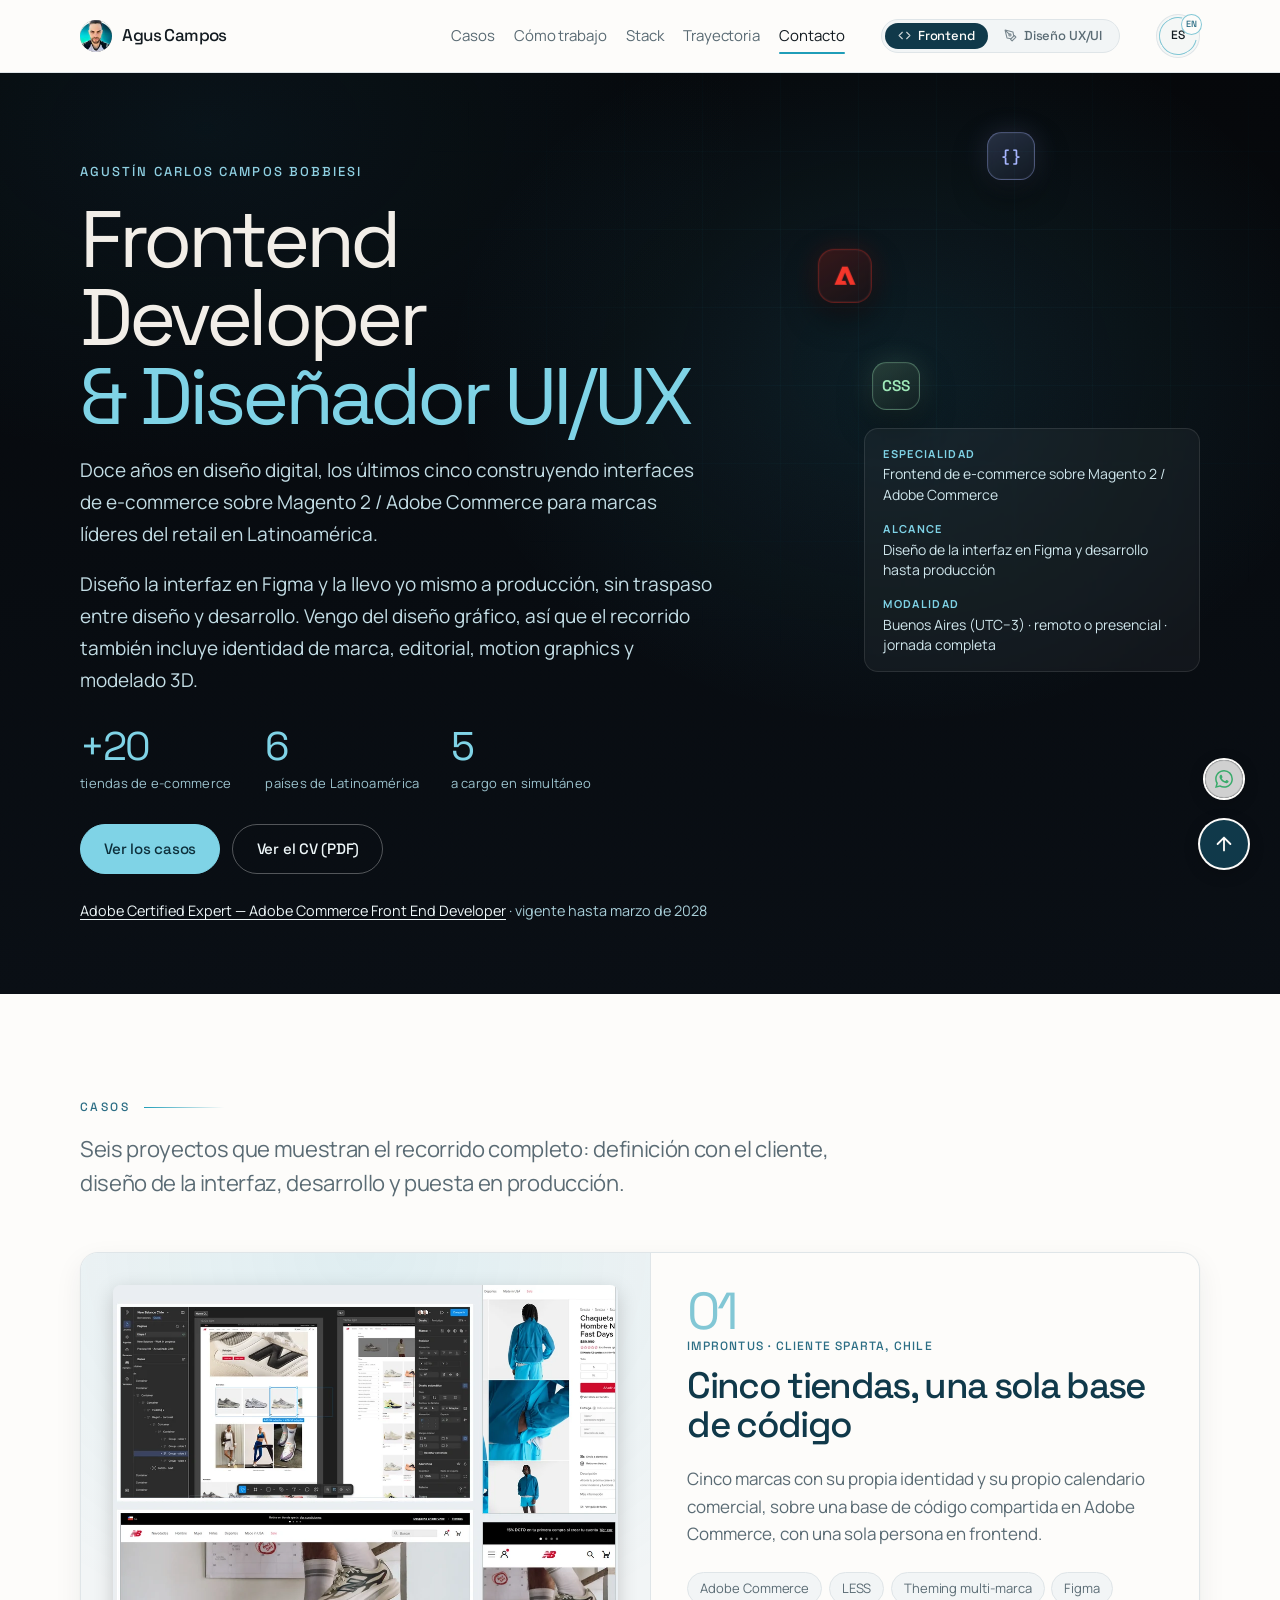
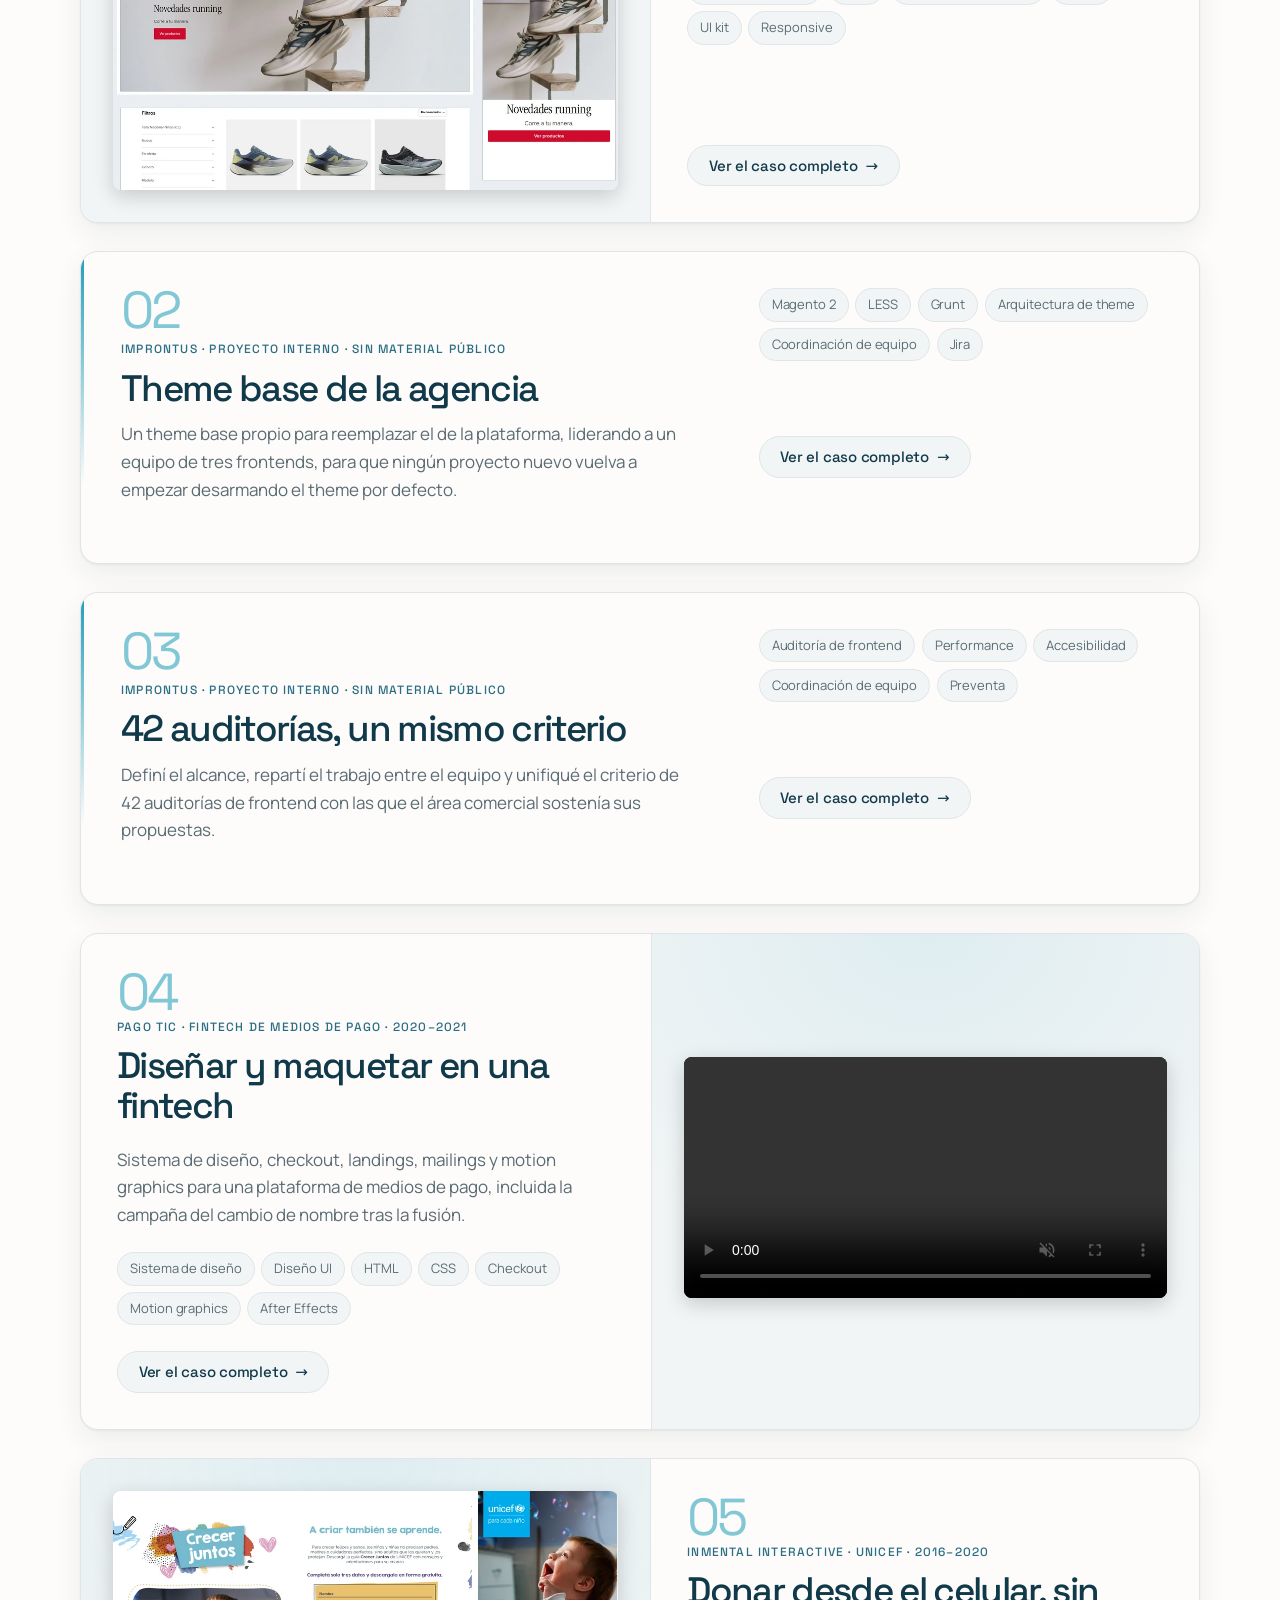
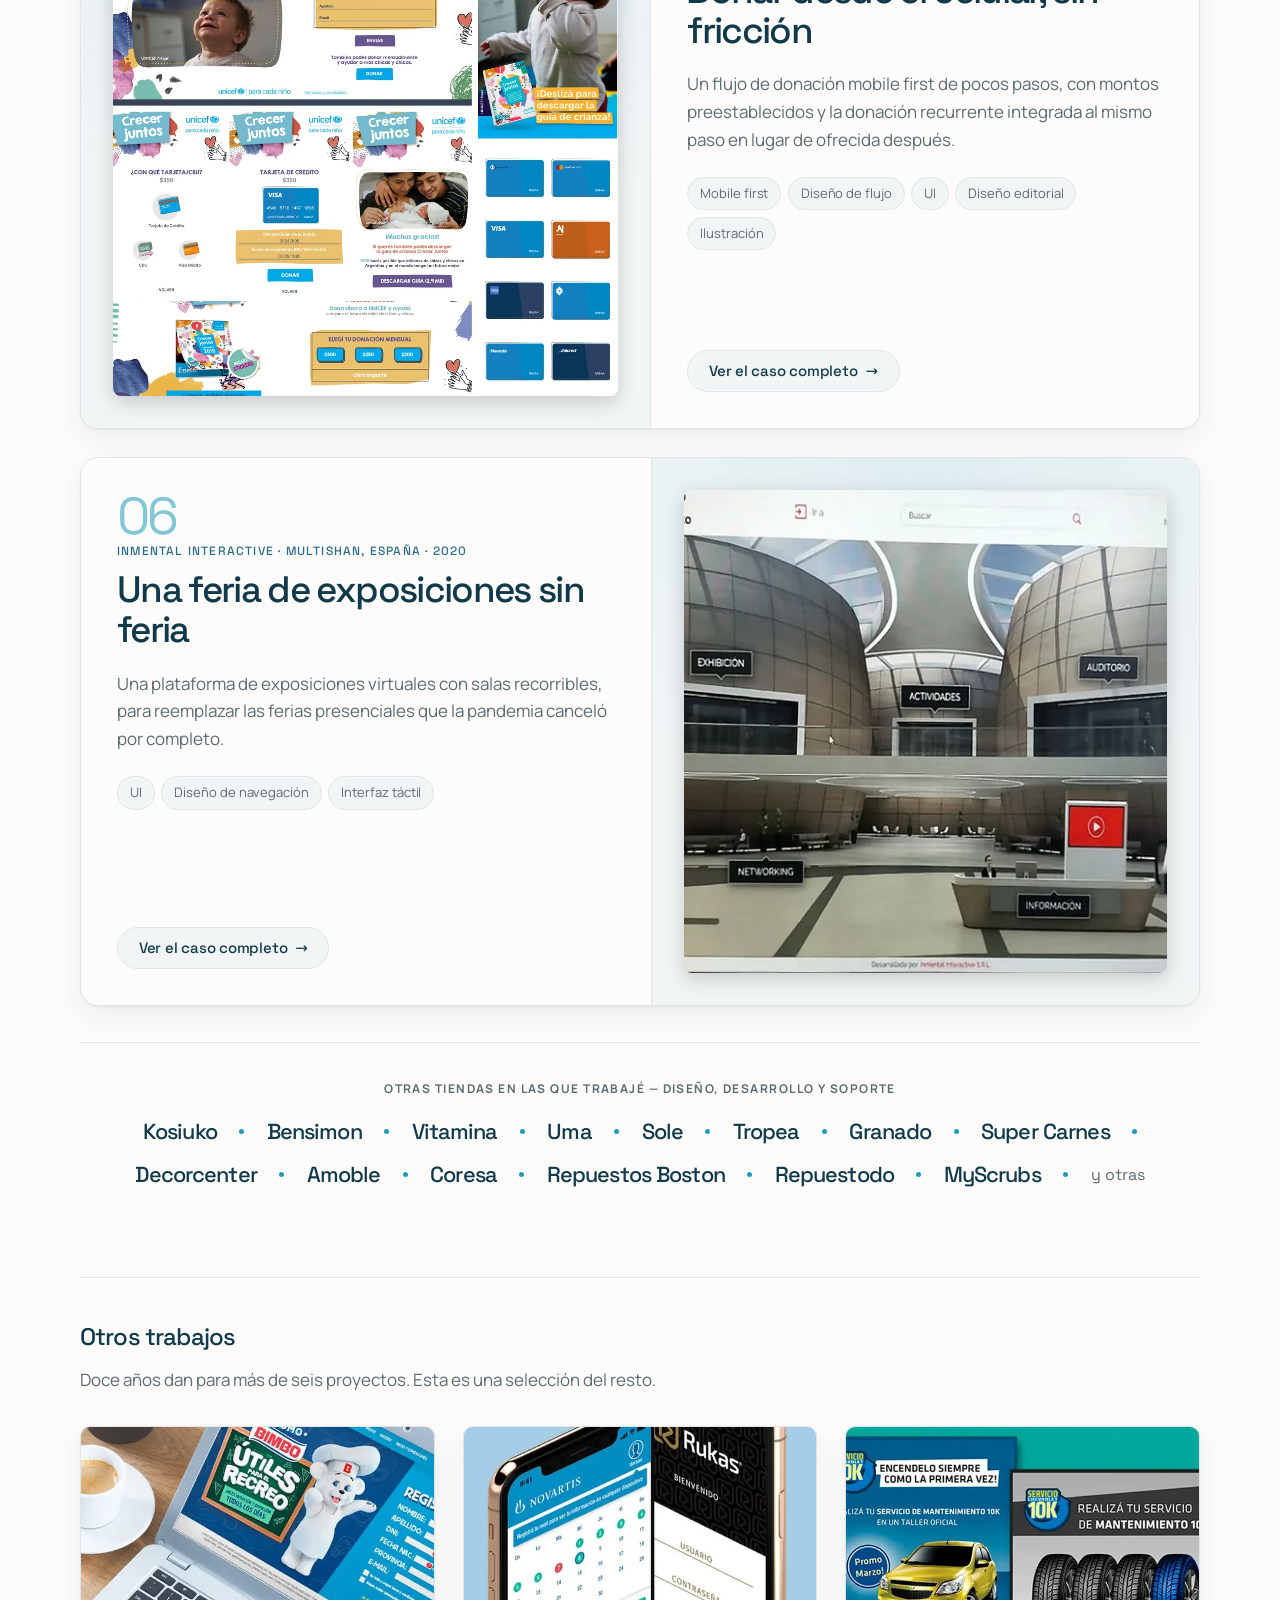
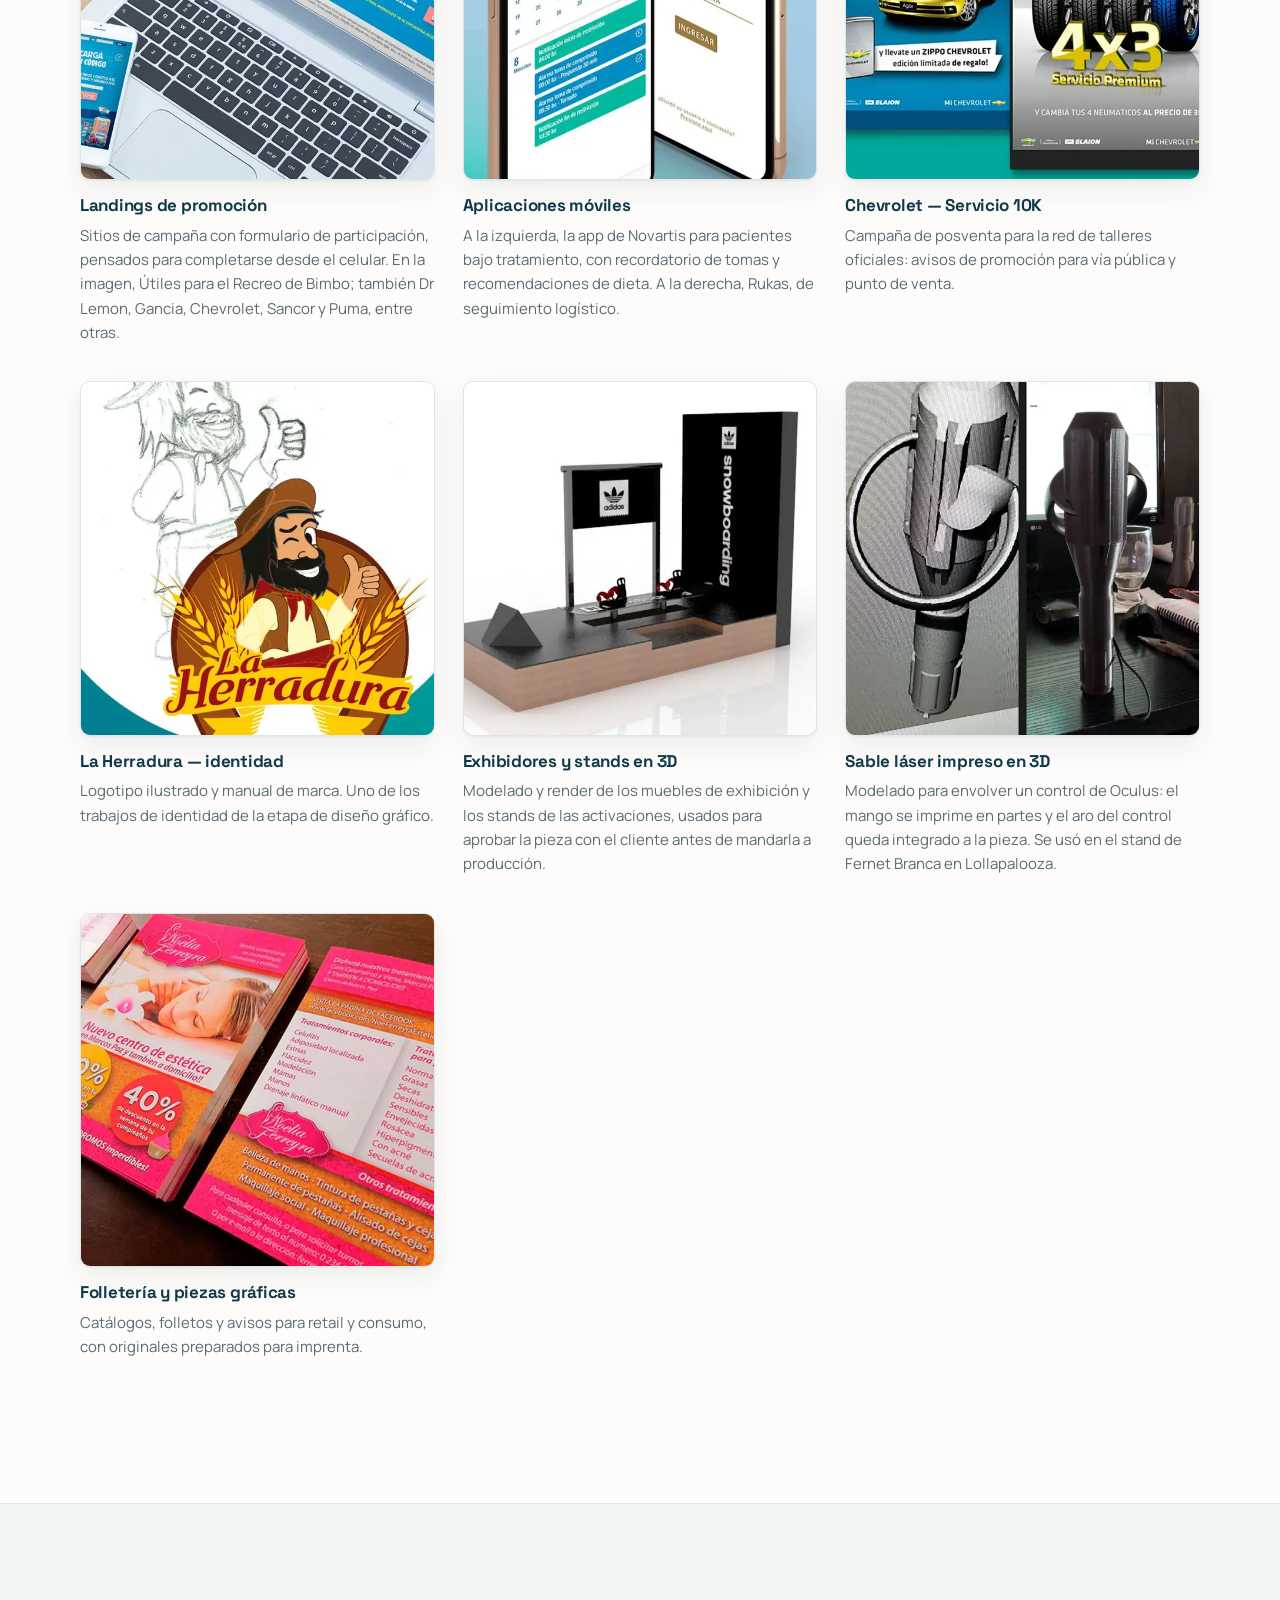
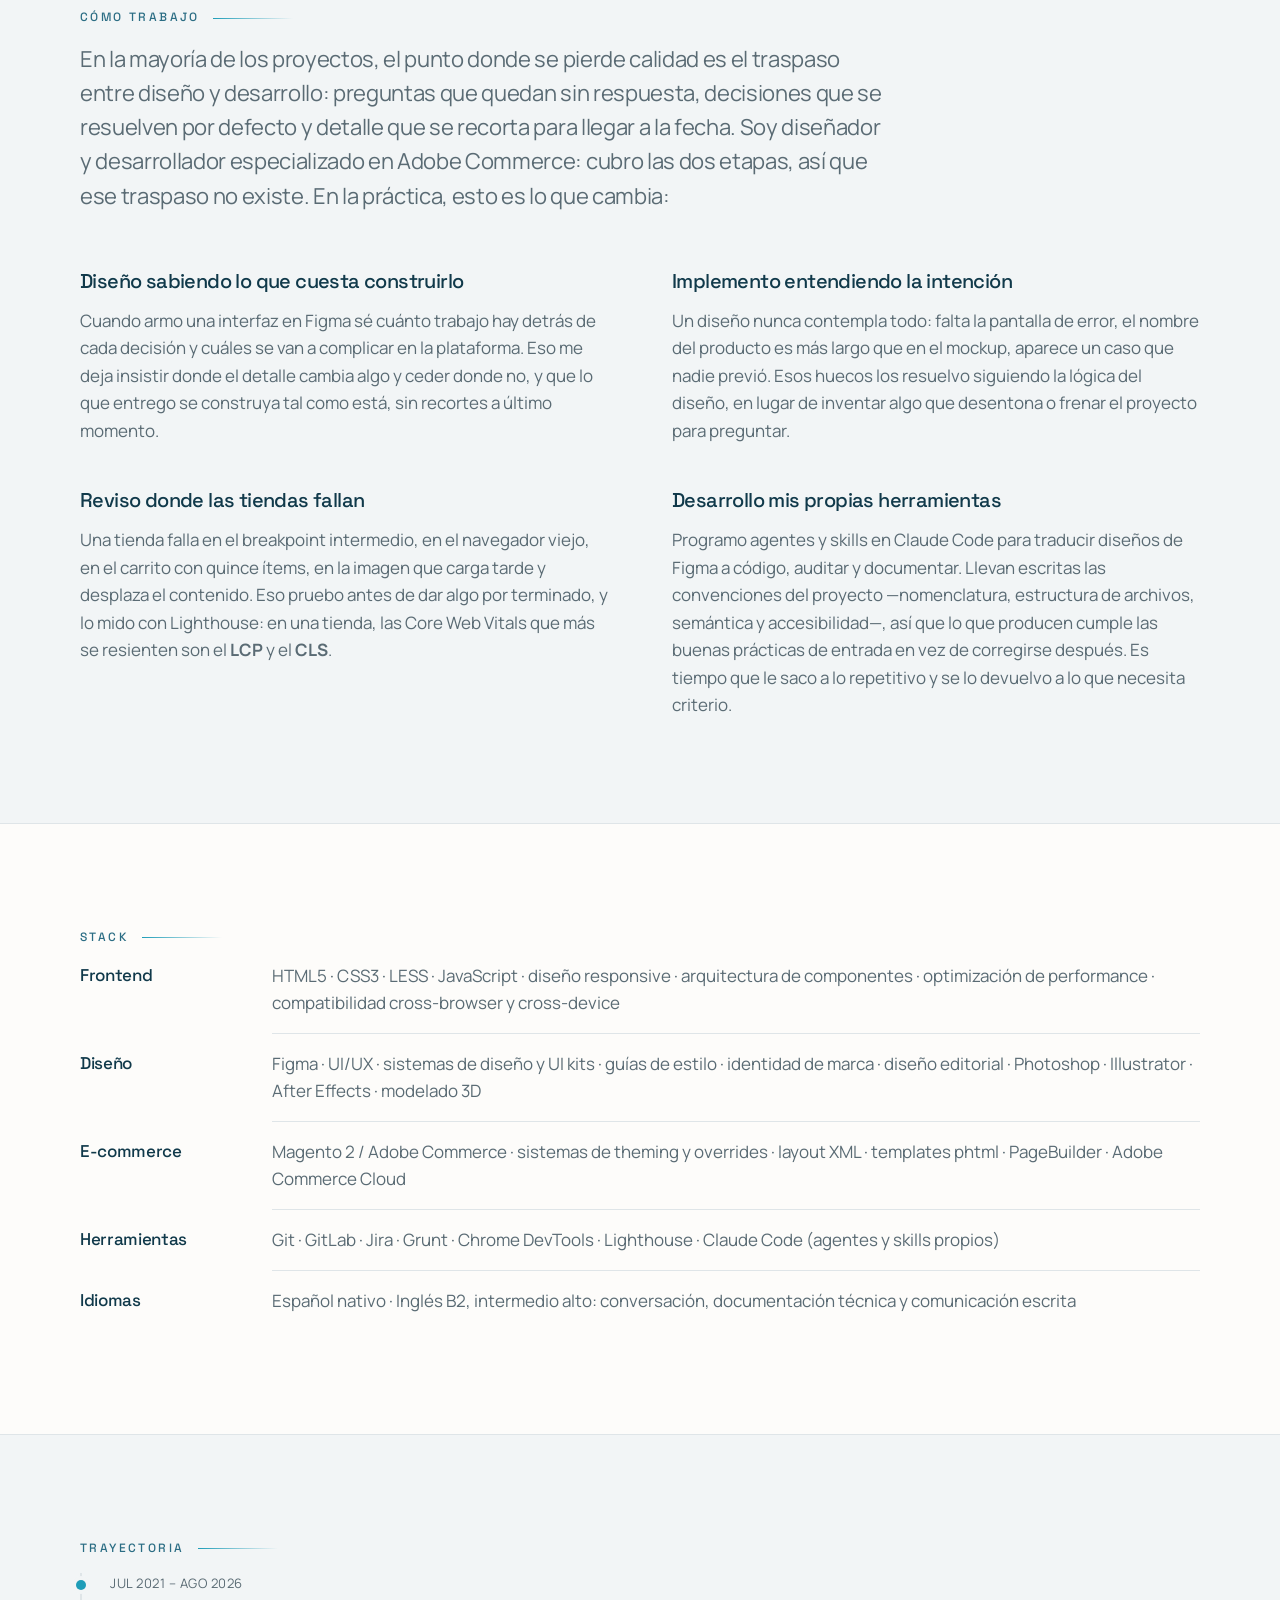
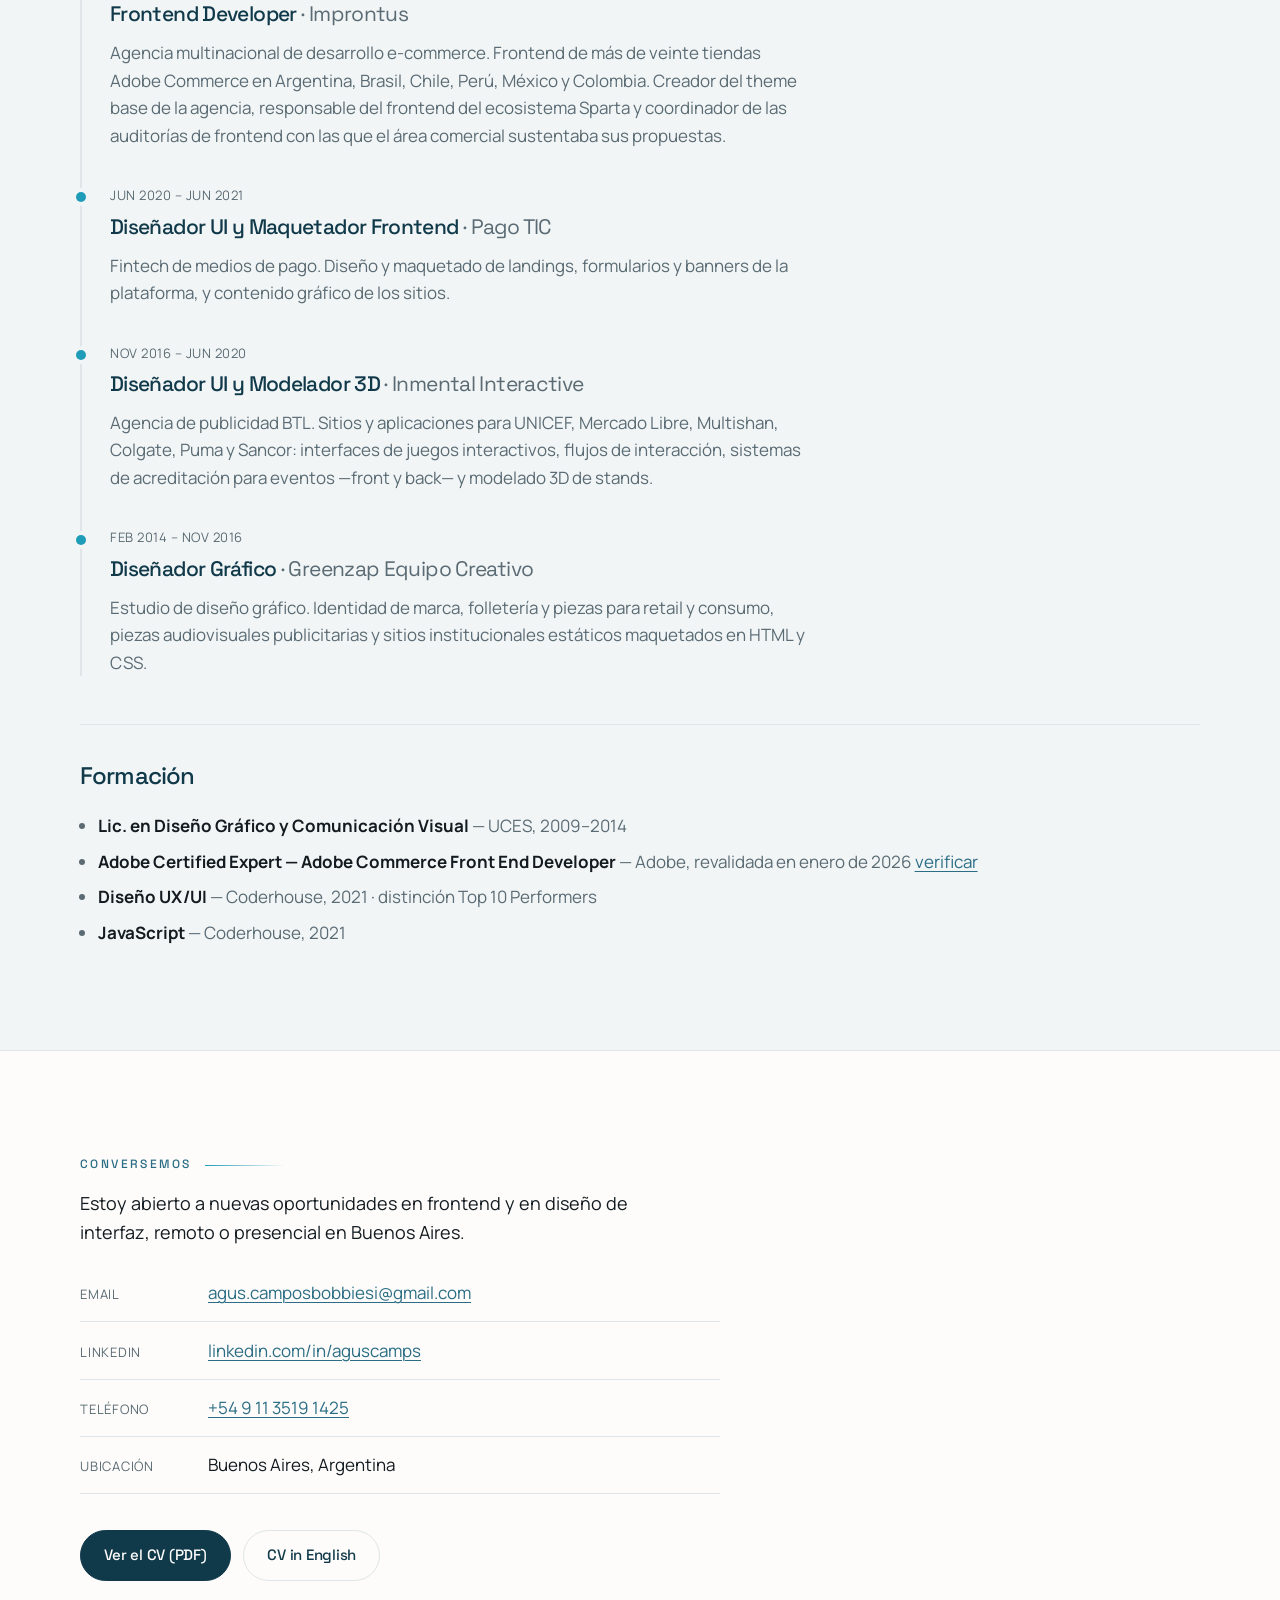
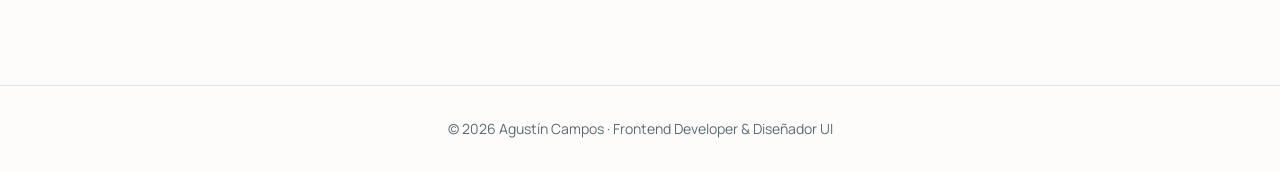
<file: index.html>
<!DOCTYPE html>
<html lang="es">
<head>
<meta charset="utf-8">
<meta name="viewport" content="width=device-width, initial-scale=1">
<title>Agustín Campos — Frontend Developer &amp; Diseñador UI</title>
<meta name="description" content="Frontend Developer especializado en Magento 2 / Adobe Commerce y diseñador de interfaz. Casos de e-commerce multi-marca para el retail en Latinoamérica.">
<meta name="author" content="Agustín Campos">
<link rel="icon" href="img/favicon.svg" type="image/svg+xml">
<link rel="preload" href="fonts/spacegrotesk-latin.woff2" as="font" type="font/woff2" crossorigin>
<link rel="preload" href="fonts/manrope-latin.woff2" as="font" type="font/woff2" crossorigin>
<link rel="stylesheet" href="css/style.css">
<script>try{var t=localStorage.getItem("tema");if(t)document.documentElement.dataset.tema=t}catch(e){}</script>
<link rel="canonical" href="https://aguscamps.github.io/portfolio/">
<link rel="alternate" hreflang="es" href="https://aguscamps.github.io/portfolio/">
<link rel="alternate" hreflang="en" href="https://aguscamps.github.io/portfolio/en/">
<link rel="alternate" hreflang="x-default" href="https://aguscamps.github.io/portfolio/">

<meta property="og:type" content="website">
<meta property="og:title" content="Agustín Campos — Frontend Developer &amp; Diseñador UI">
<meta property="og:description" content="Frontend de e-commerce sobre Magento 2 / Adobe Commerce. Casos, stack y trayectoria.">
<meta property="og:image" content="img/og.png">
</head>
<body>

<a class="skip" href="#contenido">Saltar al contenido</a>

<header class="topbar">
  <div class="wrap topbar__in">
    <a class="brand" href="#inicio" aria-label="Agustín Campos — volver al inicio">
      <img src="img/foto-64.webp" width="64" height="64" alt="">
      <span>Agus&nbsp;Campos</span>
    </a>
    <button class="navtoggle" type="button" aria-expanded="false" aria-controls="nav" aria-label="Menú">
      <span class="navtoggle__box" aria-hidden="true"></span>
      <span class="navtoggle__txt">Menú</span>
    </button>
    <nav id="nav" class="nav" aria-label="Principal">
      <div class="nav__cab">
        <p class="nav__kicker">Navegación</p>
        <button class="nav__cerrar" type="button" aria-label="Cerrar el menú">
          <svg viewBox="0 0 24 24" width="20" height="20" aria-hidden="true" focusable="false">
            <path d="M6 6l12 12M18 6L6 18" fill="none" stroke="currentColor"
                  stroke-width="1.6" stroke-linecap="round"/>
          </svg>
        </button>
      </div>
      <ul>
        <li><a href="#casos"><i aria-hidden="true">01</i>Casos</a></li>
        <li><a href="#proceso"><i aria-hidden="true">02</i>Cómo trabajo</a></li>
        <li><a href="#stack"><i aria-hidden="true">03</i>Stack</a></li>
        <li><a href="#trayectoria"><i aria-hidden="true">04</i>Trayectoria</a></li>
        <li><a href="#contacto"><i aria-hidden="true">05</i>Contacto</a></li>
      </ul>
      <nav class="perfilsw" aria-label="Elegí el perfil">
        <span aria-current="page"><svg viewBox="0 0 24 24" fill="none" stroke="currentColor" stroke-width="2" stroke-linecap="round" stroke-linejoin="round" aria-hidden="true"><path d="M16 18l6-6-6-6M8 6l-6 6 6 6"/></svg><span class="perfilsw__t">Frontend</span></span>
        <a href="diseno/"><svg viewBox="0 0 24 24" fill="none" stroke="currentColor" stroke-width="2" stroke-linecap="round" stroke-linejoin="round" aria-hidden="true"><path d="M12 19l7-7 3 3-7 7-3-3zM18 13l-1.5-7.5L2 2l3.5 14.5L13 18l5-5zM2 2l7.586 7.586"/><circle cx="11" cy="11" r="2"/></svg><span class="perfilsw__t">Diseño UX/UI</span></a>
      </nav>
      <div class="nav__pie">
        <p class="nav__lugar">Buenos Aires, Argentina · UTC−3</p>
        <p class="nav__links">
          <a href="cv/CV-Agustin-Campos-ES.pdf" target="_blank" rel="noopener">Ver el CV</a>
          <a href="https://linkedin.com/in/aguscamps" target="_blank" rel="noopener">LinkedIn</a>
        </p>
      </div>
    </nav>
    <a class="lang" href="en/index.html" hreflang="en"
       lang="en" aria-label="ES / EN · Switch to English">
      <span class="lang__actual" aria-hidden="true">ES</span>
      <span class="lang__otro" aria-hidden="true">EN</span>
    </a>
  </div>
</header>

<main id="contenido">

  <!-- ─────────────────────────────  HERO  ───────────────────────────── -->
  <section class="hero" id="inicio">
    <div class="hero__rostro" aria-hidden="true">
      <picture>
        <source media="(max-width: 900px)" srcset="[data-uri]">
        <img src="img/hero-fondo.webp" width="1500" height="1250" fetchpriority="high"
             srcset="img/hero-fondo-900.webp 900w, img/hero-fondo.webp 1500w"
             sizes="72vw" alt="">
      </picture>
    </div>
  <ul class="orbe" aria-hidden="true">
    <li class="orbe__i" data-k=".14" style="--x:66%; --y:22%; --w:3.4rem; --c:#f4362b; --t:7s; --d:0s; --r:-5deg"><span><svg viewBox="0 0 24 24" width="22" height="22" fill="currentColor" aria-hidden="true"><path d="M9.15 1.85H15.15L23.65 21.85H17.65L12.15 8.35L8.65 17.35H12.65L14.15 21.85H0.65Z"/></svg></span></li>
    <li class="orbe__i" data-k=".22" style="--x:79%; --y:9%; --w:3rem; --c:#a8b6ff; --t:8.5s; --d:.6s; --r:6deg"><span>{ }</span></li>
    <li class="orbe__i" data-k=".26" style="--x:70%; --y:34%; --w:3rem; --c:#9fe8b8; --t:8s; --d:.9s; --r:5deg"><span>CSS</span></li>
  </ul>
    <div class="wrap hero__in">
      <div class="hero__txt">
      <p class="hero__kicker">Agustín Carlos Campos Bobbiesi</p>
      <h1>Frontend Developer<br><span>&amp; Diseñador UI/UX</span></h1>
      <p class="hero__lead">
        Doce años en diseño digital, los últimos cinco construyendo interfaces de e-commerce
        sobre Magento 2 / Adobe Commerce para marcas líderes del retail en Latinoamérica.
      </p>
      <p class="hero__lead">
        Diseño la interfaz en Figma y la llevo yo mismo a producción, sin traspaso entre diseño y
        desarrollo. Vengo del diseño gráfico, así que el recorrido también incluye identidad de
        marca, editorial, motion graphics y modelado 3D.
      </p>
      <ul class="hero__facts">
        <li><b>+20</b><span>tiendas de e-commerce</span></li>
        <li><b>6</b><span>países de Latinoamérica</span></li>
        <li><b>5</b><span>a cargo en simultáneo</span></li>
      </ul>
      <p class="hero__cta">
        <a class="btn btn--primary" href="#casos">Ver los casos</a>
        <a class="btn" href="cv/CV-Agustin-Campos-ES.pdf" target="_blank" rel="noopener">Ver el CV (PDF)</a>
      </p>
      <p class="hero__cert">
        <a href="https://certification.adobe.com/credential/verify/62203fce-1300-43aa-aa28-fe6fe5e96310" target="_blank" rel="noopener">
          Adobe Certified Expert — Adobe Commerce Front End Developer</a>
        <span>· vigente hasta marzo de 2028</span>
      </p>
      </div>
      <dl class="hero__panel">
        <dt>Especialidad</dt>
        <dd>Frontend de e-commerce sobre Magento&nbsp;2 / Adobe Commerce</dd>
        <dt>Alcance</dt>
        <dd>Diseño de la interfaz en Figma y desarrollo hasta producción</dd>
        <dt>Modalidad</dt>
        <dd>Buenos Aires (UTC−3) · remoto o presencial · jornada completa</dd>
      </dl>
    </div>
  </section>

  <!-- ─────────────────────────────  CASOS  ──────────────────────────── -->
  <section class="section" id="casos">
    <div class="wrap">
      <h2 class="sect__h">Casos</h2>
      <p class="sect__intro">
        Seis proyectos que muestran el recorrido completo: definición con el cliente, diseño de
        la interfaz, desarrollo y puesta en producción.
      </p>

      <!-- CASO 1 -->
        <p class="casos__desliza">Deslizá para recorrer los 6 casos</p>
      <div class="casos__pista">
      <article class="case" id="caso-sparta">
        <div class="case__media">
          <figure>
            <img src="img/nb-mosaico.webp"
                 srcset="img/nb-mosaico-800.webp 800w, img/nb-mosaico.webp 1600w" sizes="(max-width: 900px) 92vw, 1200px" width="1600" height="1000" loading="lazy"
                 alt="Mosaico del proyecto New Balance Chile. En el centro, el archivo de Figma con el diseño del home junto al del listado de productos, y debajo el home publicado en newbalance.cl. Alrededor, el listado, la ficha de producto y la versión mobile.">
            <figcaption>New Balance Chile — el diseño en Figma y el sitio en producción.</figcaption>
          </figure>
          <figure>
            <img src="img/nb-figma.webp"
                 srcset="img/nb-figma-960.webp 960w, img/nb-figma.webp 1920w" sizes="(max-width: 900px) 92vw, 1200px" width="1920" height="1048" loading="lazy"
                 alt="El archivo de New Balance Chile en Figma: el árbol de capas muestra la estructura del home con sus contenedores nombrados, y el panel derecho las propiedades de diseño automático con el espaciado.">
            <figcaption>El archivo en Figma: capas nombradas, contenedores anidados y diseño automático.</figcaption>
          </figure>
          <figure>
            <a href="https://www.newbalance.cl" target="_blank" rel="noopener" data-ver="Ver el sitio ↗">
              <img src="img/newbalance-home.webp"
                   srcset="img/newbalance-home-800.webp 800w, img/newbalance-home.webp 1600w" sizes="(max-width: 900px) 92vw, 1200px" width="1600" height="1000" loading="lazy"
                   alt="Home de newbalance.cl, tienda oficial de New Balance en Chile: banner de running y grilla de zapatillas destacadas.">
            </a>
            <figcaption>newbalance.cl — abrir el sitio</figcaption>
          </figure>
          <figure>
            <img src="img/sp-mosaico.webp"
                 srcset="img/sp-mosaico-800.webp 800w, img/sp-mosaico.webp 1600w" sizes="(max-width: 900px) 92vw, 1200px" width="1600" height="1000" loading="lazy"
                 alt="Mosaico del proyecto Sparta. En el centro, el archivo de Figma con el catálogo y la landing de zapatillas, y debajo el home publicado en sparta.cl con el carrusel de marcas. Alrededor, una ficha de producto, la versión mobile y los accesos por categoría.">
            <figcaption>Sparta — diseñé el catálogo y la landing de zapatillas.</figcaption>
          </figure>
          <figure>
            <img src="img/sp-figma.webp"
                 srcset="img/sp-figma-960.webp 960w, img/sp-figma.webp 1920w" sizes="(max-width: 900px) 92vw, 1200px" width="1920" height="1048" loading="lazy"
                 alt="El archivo de Sparta en Figma: en las capas, el catálogo con sus componentes de producto; en el lienzo, la landing de zapatillas y la página de catálogo con filtros.">
            <figcaption>El archivo en Figma: el catálogo, sus componentes de producto y la landing.</figcaption>
          </figure>
          <figure>
            <a href="https://www.sparta.cl" target="_blank" rel="noopener" data-ver="Ver el sitio ↗">
              <img src="img/sparta-home.webp"
                   srcset="img/sparta-home-800.webp 800w, img/sparta-home.webp 1600w" sizes="(max-width: 900px) 92vw, 1200px" width="1600" height="1000" loading="lazy"
                   alt="Home de sparta.cl: navegación por deporte, banner de campaña y carrusel con las marcas del catálogo.">
            </a>
            <figcaption>sparta.cl — abrir el sitio</figcaption>
          </figure>
        </div>
        <div class="case__body">
          <p class="case__num" aria-hidden="true">01</p>
          <p class="case__meta">Improntus · Cliente Sparta, Chile</p>
          <h3>Cinco tiendas, una sola base de código</h3>
          <p class="case__resumen">Cinco marcas con su propia identidad y su propio calendario
            comercial, sobre una base de código compartida en Adobe Commerce, con una sola persona
            en frontend.</p>

          <div class="case__detalle">
          <dl class="facts">
            <dt>Contexto</dt>
            <dd>Sparta opera en Chile el retail deportivo de cinco marcas —Sparta, New Balance,
              Head, Speedo y Trek—, cada una con su tienda, su identidad y su calendario comercial,
              sobre una base de código compartida en Adobe Commerce.</dd>

            <dt>El problema</dt>
            <dd>Dos de las tiendas necesitaban un theme nuevo y las otras tres seguían corriendo el
              theme heredado de la agencia anterior. Todo lo que se tocaba en la base compartida
              —una mejora, un módulo, un cambio de infraestructura— tenía que seguir funcionando en
              los dos mundos a la vez.</dd>

            <dt>Qué hice</dt>
            <dd>Quedé a cargo del frontend de las cinco tiendas. Para <b>New Balance Chile</b> diseñé
              la interfaz completa en Figma y desarrollé el theme desde cero; para <b>Sparta</b>
              participé del diseño de las páginas y desarrollé también el theme desde cero. En
              <b>Head, Speedo y Trek</b> trabajé sobre el theme heredado: adapté el código a la
              infraestructura nueva del sitio, resolví problemas preexistentes y apliqué las mejoras
              y los módulos que se sumaban para todas las tiendas. Armé además los UI kits, que
              quedaron como fuente única entre diseño y desarrollo.</dd>

            <dt>Resultado</dt>
            <dd>Dos sitios nuevos en producción, con identidades distintas, y tres heredados
              sostenidos y actualizados sin rehacerlos. Cinco tiendas en paralelo, con una sola
              persona en frontend.</dd>
          </dl>

          <p class="case__links">
            <a href="https://www.sparta.cl" target="_blank" rel="noopener">sparta.cl</a>
            <a href="https://www.newbalance.cl" target="_blank" rel="noopener">newbalance.cl</a>
          </p>
          </div>

          <ul class="tags">
            <li>Adobe Commerce</li><li>LESS</li><li>Theming multi-marca</li><li>Figma</li>
            <li>UI kit</li><li>Responsive</li>
          </ul>
          <p class="case__acciones">
            <button class="case__abrir" type="button">Ver el caso completo</button>
          </p>
        </div>
      </article>

      <!-- CASO 2 -->
      <article class="case case--full" id="caso-theme">
        <div class="case__body">
          <div class="case__head">
            <p class="case__num" aria-hidden="true">02</p>
            <p class="case__meta">Improntus · Proyecto interno · Sin material público</p>
            <h3>Theme base de la agencia</h3>
            <p class="case__resumen">Un theme base propio para reemplazar el de la plataforma,
              liderando a un equipo de tres frontends, para que ningún proyecto nuevo vuelva a
              empezar desarmando el theme por defecto.</p>
          </div>

          <div class="case__detalle">
          <dl class="facts">
            <div>
              <dt>Contexto</dt>
              <dd>Todo proyecto Magento arranca del theme por defecto de la plataforma, pensado
                para demostrar y no para producir. Cada tienda nueva empezaba desarmándolo.</dd>
            </div>
            <div>
              <dt>El problema</dt>
              <dd>El equipo de frontend repetía el mismo trabajo de base en cada proyecto y
                tropezaba con los mismos errores nativos de la plataforma, proyecto tras
                proyecto.</dd>
            </div>
            <div>
              <dt>Qué hice</dt>
              <dd>Creé un theme base propio para reemplazarlo, orientado a reducir los tiempos
                de maquetado de todo el equipo: simplifiqué el sistema de variables, incorporé Grunt
                webfonts para las tipografías de iconos custom y corregí de raíz los errores nativos
                que veníamos parcheando uno por uno. <b>Lideré el proyecto con un equipo de tres
                frontends:</b> definí el alcance, generé y distribuí las tareas por sprints en Jira,
                expliqué los objetivos y revisé las entregas, mientras tomaba tareas de maquetado en
                paralelo.</dd>
            </div>
            <div>
              <dt>Resultado</dt>
              <dd>Una base común adoptada por el equipo, con menos tiempo de arranque por proyecto y
                los errores conocidos resueltos de entrada.</dd>
            </div>
          </dl>

          </div>

          <ul class="tags">
            <li>Magento 2</li><li>LESS</li><li>Grunt</li><li>Arquitectura de theme</li>
            <li>Coordinación de equipo</li><li>Jira</li>
          </ul>
          <p class="case__acciones">
            <button class="case__abrir" type="button">Ver el caso completo</button>
          </p>
        </div>
      </article>

      <!-- CASO 3 -->
      <article class="case case--full" id="caso-auditorias">
        <div class="case__body">
          <div class="case__head">
            <p class="case__num" aria-hidden="true">03</p>
            <p class="case__meta">Improntus · Proyecto interno · Sin material público</p>
            <h3>42 auditorías, un mismo criterio</h3>
            <p class="case__resumen">Definí el alcance, repartí el trabajo entre el equipo y
              unifiqué el criterio de 42 auditorías de frontend con las que el área comercial
              sostenía sus propuestas.</p>
          </div>

          <div class="case__detalle">
          <dl class="facts">
            <div>
              <dt>Contexto</dt>
              <dd>El área comercial necesitaba argumentos técnicos para dos frentes: convencer a
                potenciales clientes y venderle mejoras a la cartera que ya teníamos.</dd>
            </div>
            <div>
              <dt>El problema</dt>
              <dd>Auditar decenas de sitios excede a una persona, y los informes tenían que salir
                con un criterio único: si cada uno mide cosas distintas, no sirven para comparar ni
                para sostener una propuesta frente al cliente.</dd>
            </div>
            <div>
              <dt>Qué hice</dt>
              <dd>Definí el alcance de la auditoría —performance, responsive, accesibilidad y
                calidad del código— y <b>tomé la coordinación</b>: llevé el control en una planilla,
                repartí las auditorías entre el equipo, revisé y edité cada entrega para que todas
                hablaran el mismo idioma y las elevé a la dirección. Hice yo mismo buena parte de
                ellas.</dd>
            </div>
            <div>
              <dt>Resultado</dt>
              <dd><b>42 auditorías</b>: 18 de potenciales clientes y 24 de la cartera existente.
                Entre los potenciales estaban <b>Sparta</b> y <b>Granado</b>, que después fueron
                clientes de la agencia; del ecosistema Sparta terminé quedando a cargo.</dd>
            </div>
          </dl>

          </div>

          <ul class="tags">
            <li>Auditoría de frontend</li><li>Performance</li><li>Accesibilidad</li>
            <li>Coordinación de equipo</li><li>Preventa</li>
          </ul>
          <p class="case__acciones">
            <button class="case__abrir" type="button">Ver el caso completo</button>
          </p>
        </div>
      </article>


      <!-- CASO 4 -->
      <article class="case case--alt" id="caso-pagotic">
        <div class="case__media">
          <figure>
            <video src="video/pagotic-rebrand.mp4" width="1280" height="720"
                   controls muted loop playsinline preload="metadata"></video>
            <figcaption>Pago TIC — transición de PayperTIC y +Simple a Pago TIC, hecha con After
              Effects</figcaption>
          </figure>
        </div>
        <div class="case__body">
          <p class="case__num" aria-hidden="true">04</p>
          <p class="case__meta">Pago TIC · Fintech de medios de pago · 2020–2021</p>
          <h3>Diseñar y maquetar en una fintech</h3>
          <p class="case__resumen">Sistema de diseño, checkout, landings, mailings y motion
            graphics para una plataforma de medios de pago, incluida la campaña del cambio de
            nombre tras la fusión.</p>

          <div class="case__detalle">
          <dl class="facts">
            <dt>Contexto</dt>
            <dd><b>PayperTIC</b> es una plataforma de medios de pago. Trabajaba en el equipo de
              diseño, a cargo del diseño gráfico y de interfaz de la empresa, y además maquetaba en
              HTML y CSS las landings, los formularios y los banners de campaña. El resto del
              frontend lo llevaba el equipo de desarrollo.</dd>

            <dt>Qué hacía</dt>
            <dd>Armé el <b>sistema de diseño</b> de las interfaces de la empresa. Sobre eso:
              landings con formularios para las campañas, el checkout de la plataforma de pagos,
              mejoras visuales sobre las pantallas de backoffice y frontoffice,
              banners y piezas para redes sociales, y el maquetado HTML de los mailings. También
              motion graphics: videos promocionales y piezas para capacitaciones internas.</dd>

            <dt>La fusión</dt>
            <dd>Sobre el final de mi período, PayperTIC se fusionó con <b>+Simple</b> y la compañía
              pasó a llamarse Pago TIC. Hice las piezas de la campaña del cambio de nombre, entre
              ellas la transición de un logotipo al otro animada en After Effects.</dd>
          </dl>

          </div>

          <ul class="tags">
            <li>Sistema de diseño</li><li>Diseño UI</li><li>HTML</li><li>CSS</li>
            <li>Checkout</li><li>Motion graphics</li><li>After Effects</li>
          </ul>
          <p class="case__acciones">
            <button class="case__abrir" type="button">Ver el caso completo</button>
          </p>
        </div>
      </article>

      <!-- CASO 5 -->
      <article class="case" id="caso-unicef">
        <div class="case__media">
          <figure>
            <img src="img/unicef-mosaico.webp"
                 srcset="img/unicef-mosaico-800.webp 800w, img/unicef-mosaico.webp 1600w" sizes="(max-width: 900px) 92vw, 1200px" width="1600" height="1000" loading="lazy"
                 alt="Mosaico del proyecto: el sitio de la campaña Crecer Juntos en desktop, las pantallas del flujo de donación en el celular, las nueve tarjetas de crédito ilustradas del selector de pago, la historia de Instagram y el mailing.">
            <figcaption>El sitio, el flujo de donación y las piezas de campaña</figcaption>
          </figure>
          <figure>
            <img src="img/unicef-flujo.webp"
                 srcset="img/unicef-flujo-960.webp 960w, img/unicef-flujo.webp 1600w" sizes="(max-width: 900px) 92vw, 1200px" width="1600" height="570" loading="lazy"
                 alt="Las cinco pantallas del flujo en el celular: la landing con tres datos, la elección del monto mensual, la elección del medio de pago, los datos de la tarjeta y el agradecimiento con la descarga de la guía.">
            <figcaption>El flujo completo: tres datos, monto, medio de pago y la guía como agradecimiento</figcaption>
          </figure>
          <figure>
            <img src="img/unicef-campania.webp"
                 srcset="img/unicef-campania-960.webp 960w, img/unicef-campania.webp 1600w" sizes="(max-width: 900px) 92vw, 1200px" width="1600" height="900" loading="lazy"
                 alt="Piezas de campaña para redes: cinco historias verticales de Instagram de Crecer Juntos y Aprendé Jugando, un posteo cuadrado de feed y dos piezas de Facebook.">
            <figcaption>Las piezas de historia y de feed que llevaban el tráfico al sitio</figcaption>
          </figure>
          <figure>
            <img src="img/unicef-pieza.webp"
                 srcset="img/unicef-pieza-800.webp 800w, img/unicef-pieza.webp 1600w" sizes="(max-width: 900px) 92vw, 1200px" width="1600" height="1000" loading="lazy"
                 alt="Libro de actividades de UNICEF, con juegos y laberintos ilustrados, abierto y en portada.">
            <figcaption>El libro de actividades que se entregaba a los donantes</figcaption>
          </figure>
        </div>
        <div class="case__body">
          <p class="case__num" aria-hidden="true">05</p>
          <p class="case__meta">Inmental Interactive · UNICEF · 2016–2020</p>
          <h3>Donar desde el celular, sin fricción</h3>
          <p class="case__resumen">Un flujo de donación mobile first de pocos pasos, con montos
            preestablecidos y la donación recurrente integrada al mismo paso en lugar de ofrecida
            después.</p>

          <div class="case__detalle">
          <dl class="facts">
            <dt>Contexto</dt>
            <dd>Sitio de recaudación de fondos y concientización de UNICEF. La mayor parte del
              tráfico llegaba desde el celular, empujado por campañas.</dd>

            <dt>El problema</dt>
            <dd>La donación es una decisión que se enfría rápido: cada campo de más, cada pantalla
              de más y cada duda sobre a dónde va la plata cuestan donantes.</dd>

            <dt>Qué hice</dt>
            <dd>Diseñé el sitio con enfoque mobile first y un flujo de pago simple y transparente:
              montos preestablecidos para evitar que el usuario tenga que decidir una cifra desde
              cero, y opción de donación recurrente en el mismo paso. El selector de medio de pago
              se resolvió con ilustración propia: las nueve tarjetas de la plaza dibujadas una por
              una. Diseñé además las campañas de redes y de mailing que llevaban tráfico al sitio,
              y un libro de actividades descargable e imprimible que se entregaba como regalo a los
              donantes.</dd>

            <dt>Resultado</dt>
            <dd>Un recorrido de donación de pocos pasos, legible en pantalla chica, con la
              recurrencia integrada al flujo en lugar de ofrecida después. Las piezas de campaña
              circularon en las cuentas de UNICEF y en las de sus embajadores: una de las historias
              la publicó la cuenta de Lionel Messi.</dd>
          </dl>

          </div>

          <ul class="tags">
            <li>Mobile first</li><li>Diseño de flujo</li><li>UI</li><li>Diseño editorial</li>
            <li>Ilustración</li>
          </ul>
          <p class="case__acciones">
            <button class="case__abrir" type="button">Ver el caso completo</button>
          </p>
        </div>
      </article>

      <!-- CASO 6 -->
      <article class="case case--alt" id="caso-multishan">
        <div class="case__media case__media--mosaico">
          <figure>
            <img src="img/multishan-lobby.webp"
                 srcset="img/multishan-lobby-800.webp 800w, img/multishan-lobby.webp 1600w" sizes="(max-width: 900px) 92vw, 640px" width="1600" height="1000" loading="lazy"
                 alt="Lobby de la feria virtual con los accesos señalizados sobre el espacio: exhibición, actividades, auditorio, agenda, networking e información.">
            <figcaption>Multishan — lobby, con los accesos a cada sector</figcaption>
          </figure>
          <figure>
            <img src="img/multishan-pabellon.webp"
                 srcset="img/multishan-pabellon-800.webp 800w, img/multishan-pabellon.webp 1600w" sizes="(max-width: 900px) 92vw, 640px" width="1600" height="1000" loading="lazy"
                 alt="Pabellón de la feria virtual: un pasillo con los stands de las marcas montados a ambos lados, bajo un techo de estructura metálica.">
            <figcaption>Multishan — pabellón de exposición</figcaption>
          </figure>
          <figure>
            <img src="img/multishan-stand.webp"
                 srcset="img/multishan-stand-800.webp 800w, img/multishan-stand.webp 1600w" sizes="(max-width: 900px) 92vw, 640px" width="1600" height="1000" loading="lazy"
                 alt="Stand virtual de una marca de motores: los productos sobre tarimas y puntos de información y de vista 360 repartidos por el espacio.">
            <figcaption>Multishan — stand de marca, con los puntos interactivos</figcaption>
          </figure>
        </div>
        <div class="case__body">
          <p class="case__num" aria-hidden="true">06</p>
          <p class="case__meta">Inmental Interactive · Multishan, España · 2020</p>
          <h3>Una feria de exposiciones sin feria</h3>
          <p class="case__resumen">Una plataforma de exposiciones virtuales con salas recorribles,
            para reemplazar las ferias presenciales que la pandemia canceló por completo.</p>

          <div class="case__detalle">
          <dl class="facts">
            <dt>Contexto</dt>
            <dd>Multishan organizaba exposiciones presenciales en España. La pandemia las canceló
              todas y con ellas el negocio entero.</dd>

            <dt>El problema</dt>
            <dd>Trasladar a una pantalla algo cuyo valor era caminar el lugar: recorrer, frenar
              donde algo llama la atención y hablar con la marca.</dd>

            <dt>Qué hice</dt>
            <dd>Diseñé una plataforma de exposiciones virtuales con salas recorribles: el visitante
              se mueve por el espacio y los stands de cada marca se abren desde puntos interactivos
              distribuidos en la sala. Diseñé también la interfaz de su terminal de autoservicio de comidas rápidas.</dd>

            <dt>Resultado</dt>
            <dd>Un reemplazo funcional del evento presencial durante el período en que no hubo
              alternativa.</dd>
          </dl>

          </div>

          <ul class="tags">
            <li>UI</li><li>Diseño de navegación</li><li>Interfaz táctil</li>
          </ul>
          <p class="case__acciones">
            <button class="case__abrir" type="button">Ver el caso completo</button>
          </p>
        </div>
      </article>
      </div>

      <!-- OTROS -->
      <div class="marcas">
        <p class="marcas__label">Otras tiendas en las que trabajé &#8212; diseño, desarrollo y soporte</p>
        <ul class="marcas__list">
          <li>Kosiuko</li><li>Bensimon</li><li>Vitamina</li><li>Uma</li><li>Sole</li>
          <li>Tropea</li><li>Granado</li><li>Super Carnes</li><li>Decorcenter</li>
          <li>Amoble</li><li>Coresa</li><li>Repuestos Boston</li><li>Repuestodo</li>
          <li>MyScrubs</li><li class="marcas__mas">y otras</li>
        </ul>
      </div>

      <div class="otros">
        <h3>Otros trabajos</h3>
        <p class="otros__intro">
          Doce años dan para más de seis proyectos. Esta es una selección del resto.
        </p>
        <p class="otros__desliza">Deslizá para ver las siete piezas</p>

        <ul class="grid-otros">
          <li>
            <figure>
              <img src="img/otros-bimbo.webp"
                 srcset="img/otros-bimbo-600.webp 600w, img/otros-bimbo.webp 900w" sizes="(max-width: 720px) 78vw, (max-width: 900px) 44vw, 320px" width="900" height="900" loading="lazy"
                   alt="Landing de registro de la promoción Útiles para el Recreo de Bimbo, en notebook y celular.">
              <figcaption>
                <b>Landings de promoción</b>
                Sitios de campaña con formulario de participación, pensados para completarse desde
                el celular. En la imagen, Útiles para el Recreo de Bimbo; también Dr Lemon, Gancia,
                Chevrolet, Sancor y Puma, entre otras.
              </figcaption>
            </figure>
          </li>
          <li>
            <figure>
              <img src="img/otros-novartis.webp"
                 srcset="img/otros-novartis-600.webp 600w, img/otros-novartis.webp 900w" sizes="(max-width: 720px) 78vw, (max-width: 900px) 44vw, 320px" width="900" height="900" loading="lazy"
                   alt="Dos celulares con las pantallas de dos aplicaciones: la agenda de tomas de la app de Novartis y el ingreso de la app Rukas.">
              <figcaption>
                <b>Aplicaciones móviles</b>
                A la izquierda, la app de Novartis para pacientes bajo tratamiento, con recordatorio
                de tomas y recomendaciones de dieta. A la derecha, Rukas, de seguimiento logístico.
              </figcaption>
            </figure>
          </li>
          <li>
            <figure>
              <img src="img/otros-chevrolet.webp"
                 srcset="img/otros-chevrolet-600.webp 600w, img/otros-chevrolet.webp 900w" sizes="(max-width: 720px) 78vw, (max-width: 900px) 44vw, 320px" width="900" height="900" loading="lazy"
                   alt="Dos avisos de la campaña Servicio 10K de Chevrolet, con promociones de mantenimiento y neumáticos.">
              <figcaption>
                <b>Chevrolet — Servicio 10K</b>
                Campaña de posventa para la red de talleres oficiales: avisos de promoción para
                vía pública y punto de venta.
              </figcaption>
            </figure>
          </li>
          <li>
            <figure>
              <img src="img/otros-herradura.webp"
                 srcset="img/otros-herradura-600.webp 600w, img/otros-herradura.webp 900w" sizes="(max-width: 720px) 78vw, (max-width: 900px) 44vw, 320px" width="900" height="900" loading="lazy"
                   alt="Logotipo ilustrado de La Herradura: un panadero con gorro y una herradura con espigas de trigo.">
              <figcaption>
                <b>La Herradura — identidad</b>
                Logotipo ilustrado y manual de marca. Uno de los trabajos de identidad de la
                etapa de diseño gráfico.
              </figcaption>
            </figure>
          </li>
          <li>
            <figure>
              <img src="img/otros-3d.webp"
                 srcset="img/otros-3d-600.webp 600w, img/otros-3d.webp 900w" sizes="(max-width: 720px) 78vw, (max-width: 900px) 44vw, 320px" width="900" height="900" loading="lazy"
                   alt="Render 3D de un exhibidor de punto de venta de adidas Snowboarding: base de madera, tapa negra y panel vertical con la marca.">
              <figcaption>
                <b>Exhibidores y stands en 3D</b>
                Modelado y render de los muebles de exhibición y los stands de las activaciones,
                usados para aprobar la pieza con el cliente antes de mandarla a producción.
              </figcaption>
            </figure>
          </li>
          <li>
            <figure>
              <img src="img/otros-sable.webp"
                 srcset="img/otros-sable-600.webp 600w, img/otros-sable.webp 900w" sizes="(max-width: 720px) 78vw, (max-width: 900px) 44vw, 320px" width="900" height="900" loading="lazy"
                   alt="A la izquierda, el modelo 3D del mango de sable láser con el aro del control integrado; a la derecha, la pieza ya impresa y armada sobre un escritorio.">
              <figcaption>
                <b>Sable láser impreso en 3D</b>
                Modelado para envolver un control de Oculus: el mango se imprime en partes y el
                aro del control queda integrado a la pieza. Se usó en el stand de Fernet Branca
                en Lollapalooza.
              </figcaption>
            </figure>
          </li>
          <li>
            <figure>
              <img src="img/otros-greenzap.webp"
                 srcset="img/otros-greenzap-600.webp 600w, img/otros-greenzap.webp 900w" sizes="(max-width: 720px) 78vw, (max-width: 900px) 44vw, 320px" width="900" height="900" loading="lazy"
                   alt="Folletos impresos de un centro de estética, desplegados sobre una mesa.">
              <figcaption>
                <b>Folletería y piezas gráficas</b>
                Catálogos, folletos y avisos para retail y consumo, con originales preparados
                para imprenta.
              </figcaption>
            </figure>
          </li>
        </ul>

      </div>
    </div>
  </section>

  <!-- ────────────────────────────  PROCESO  ─────────────────────────── -->
  <section class="section section--band" id="proceso">
    <div class="wrap">
      <h2 class="sect__h">Cómo trabajo</h2>
      <p class="sect__intro">
        En la mayoría de los proyectos, el punto donde se pierde calidad es el traspaso entre
        diseño y desarrollo: preguntas que quedan sin respuesta, decisiones que se resuelven por
        defecto y detalle que se recorta para llegar a la fecha. Soy diseñador y desarrollador
        especializado en Adobe Commerce: cubro las dos etapas, así que ese traspaso no existe.
        En la práctica, esto es lo que cambia:
      </p>
      <div class="cols4">
        <div>
          <h3>Diseño sabiendo lo que cuesta construirlo</h3>
          <p>Cuando armo una interfaz en Figma sé cuánto trabajo hay detrás de cada decisión y
            cuáles se van a complicar en la plataforma. Eso me deja insistir donde el detalle
            cambia algo y ceder donde no, y que lo que entrego se construya tal como está, sin
            recortes a último momento.</p>
        </div>
        <div>
          <h3>Implemento entendiendo la intención</h3>
          <p>Un diseño nunca contempla todo: falta la pantalla de error, el nombre del producto es
            más largo que en el mockup, aparece un caso que nadie previó. Esos huecos los resuelvo
            siguiendo la lógica del diseño, en lugar de inventar algo que desentona o frenar el
            proyecto para preguntar.</p>
        </div>
        <div>
          <h3>Reviso donde las tiendas fallan</h3>
          <p>Una tienda falla en el breakpoint intermedio, en el navegador viejo, en el carrito con
            quince ítems, en la imagen que carga tarde y desplaza el contenido. Eso pruebo antes de
            dar algo por terminado, y lo mido con Lighthouse: en una tienda, las Core Web Vitals
            que más se resienten son el <b>LCP</b> y el <b>CLS</b>.</p>
        </div>
        <div>
          <h3>Desarrollo mis propias herramientas</h3>
          <p>Programo agentes y skills en Claude Code para traducir diseños de Figma a código,
            auditar y documentar. Llevan escritas las convenciones del proyecto —nomenclatura,
            estructura de archivos, semántica y accesibilidad—, así que lo que producen cumple las
            buenas prácticas de entrada en vez de corregirse después. Es tiempo que le saco a lo
            repetitivo y se lo devuelvo a lo que necesita criterio.</p>
        </div>
      </div>
    </div>
  </section>

  <!-- ─────────────────────────────  STACK  ──────────────────────────── -->
  <section class="section" id="stack">
    <div class="wrap">
      <h2 class="sect__h">Stack</h2>
      <dl class="stack">
        <dt>Frontend</dt>
        <dd>HTML5 · CSS3 · LESS · JavaScript · diseño responsive · arquitectura de componentes ·
          optimización de performance · compatibilidad cross-browser y cross-device</dd>

        <dt>Diseño</dt>
        <dd>Figma · UI/UX · sistemas de diseño y UI kits · guías de estilo · identidad de marca ·
          diseño editorial · Photoshop · Illustrator · After Effects · modelado 3D</dd>

        <dt>E-commerce</dt>
        <dd>Magento 2 / Adobe Commerce · sistemas de theming y overrides · layout XML ·
          templates phtml · PageBuilder · Adobe Commerce Cloud</dd>

        <dt>Herramientas</dt>
        <dd>Git · GitLab · Jira · Grunt · Chrome DevTools · Lighthouse ·
          Claude Code (agentes y skills propios)</dd>

        <dt>Idiomas</dt>
        <dd>Español nativo · Inglés B2, intermedio alto: conversación, documentación técnica y
          comunicación escrita</dd>
      </dl>
    </div>
  </section>

  <!-- ──────────────────────────  TRAYECTORIA  ───────────────────────── -->
  <section class="section section--band" id="trayectoria">
    <div class="wrap">
      <h2 class="sect__h">Trayectoria</h2>
      <ol class="timeline">
        <li>
          <p class="timeline__when">Jul 2021 – Ago 2026</p>
          <h3>Frontend Developer <span>· Improntus</span></h3>
          <p>Agencia multinacional de desarrollo e-commerce. Frontend de más de veinte tiendas
            Adobe Commerce en Argentina, Brasil, Chile, Perú, México y Colombia. Creador del theme base
            de la agencia, responsable del frontend del ecosistema Sparta y coordinador de las
            auditorías de frontend con las que el área comercial sustentaba sus propuestas.</p>
        </li>
        <li>
          <p class="timeline__when">Jun 2020 – Jun 2021</p>
          <h3>Diseñador UI y Maquetador Frontend <span>· Pago TIC</span></h3>
          <p>Fintech de medios de pago. Diseño y maquetado de landings, formularios y banners de la
            plataforma, y contenido gráfico de los sitios.</p>
        </li>
        <li>
          <p class="timeline__when">Nov 2016 – Jun 2020</p>
          <h3>Diseñador UI y Modelador 3D <span>· Inmental Interactive</span></h3>
          <p>Agencia de publicidad BTL. Sitios y aplicaciones para UNICEF, Mercado Libre, Multishan,
            Colgate, Puma y Sancor: interfaces de juegos interactivos, flujos de interacción,
            sistemas de acreditación para eventos —front y back— y modelado 3D de stands.</p>
        </li>
        <li>
          <p class="timeline__when">Feb 2014 – Nov 2016</p>
          <h3>Diseñador Gráfico <span>· Greenzap Equipo Creativo</span></h3>
          <p>Estudio de diseño gráfico. Identidad de marca, folletería y piezas para retail y
            consumo, piezas audiovisuales publicitarias y sitios institucionales estáticos
            maquetados en HTML y CSS.</p>
        </li>
      </ol>

      <div class="formacion">
        <h3>Formación</h3>
        <ul>
          <li><b>Lic. en Diseño Gráfico y Comunicación Visual</b> — UCES, 2009–2014</li>
          <li><b>Adobe Certified Expert — Adobe Commerce Front End Developer</b> — Adobe,
            revalidada en enero de 2026
            <a href="https://certification.adobe.com/credential/verify/62203fce-1300-43aa-aa28-fe6fe5e96310" target="_blank" rel="noopener">verificar</a></li>
          <li><b>Diseño UX/UI</b> — Coderhouse, 2021 · distinción Top 10 Performers</li>
          <li><b>JavaScript</b> — Coderhouse, 2021</li>
        </ul>
      </div>
    </div>
  </section>

  <!-- ────────────────────────────  CONTACTO  ────────────────────────── -->
  <section class="section contacto" id="contacto">
    <div class="wrap">
      <h2 class="sect__h">Conversemos</h2>
      <p class="contacto__lead">
        Estoy abierto a nuevas oportunidades en frontend y en diseño de interfaz, remoto o
        presencial en Buenos Aires.
      </p>
      <ul class="contacto__list">
        <li><span>Email</span><span class="mail" data-u="agus.camposbobbiesi" data-d="gmail.com"><noscript>agus.camposbobbiesi arroba gmail.com</noscript></span></li>
        <li><span>LinkedIn</span><a href="https://linkedin.com/in/aguscamps" target="_blank" rel="noopener">linkedin.com/in/aguscamps</a></li>
        <li><span>Teléfono</span><a href="tel:+5491135191425">+54 9 11 3519 1425</a></li>
        <li><span>Ubicación</span><span>Buenos Aires, Argentina</span></li>
      </ul>
      <p class="contacto__cta">
        <a class="btn btn--primary" href="cv/CV-Agustin-Campos-ES.pdf" target="_blank" rel="noopener">Ver el CV (PDF)</a>
        <a class="btn" href="cv/CV-Agustin-Campos-EN.pdf" target="_blank" rel="noopener">CV in English</a>
      </p>
    </div>
  </section>

</main>

<footer class="foot">
  <div class="wrap foot__in">
    <p>© <span id="anio">2026</span> Agustín Campos · Frontend Developer &amp; Diseñador UI</p>
  </div>
</footer>

<!-- Panel de caso: el contenido lo mueve aquí js/main.js al abrir -->
<dialog class="modal" id="modal-caso" aria-labelledby="modal-titulo">
  <article class="modal__caja">
    <header class="modal__head">
      <div class="modal__id">
        <p class="modal__meta" id="modal-meta"></p>
        <h2 class="modal__titulo" id="modal-titulo"></h2>
      </div>
      <button class="modal__cerrar" type="button" aria-label="Cerrar el caso">
        <svg viewBox="0 0 24 24" width="20" height="20" aria-hidden="true" focusable="false">
          <path d="M6 6l12 12M18 6L6 18" fill="none" stroke="currentColor"
                stroke-width="2" stroke-linecap="round"/>
        </svg>
      </button>
    </header>
    <div class="modal__cuerpo" id="modal-cuerpo"></div>
  </article>
</dialog>

<div class="burbujas">
  <div class="tema" role="group" aria-label="Color del sitio">
    <button class="tema__op" type="button" data-tema="" style="--p:#1f9db8" aria-label="Paleta verde azulado"></button>
    <button class="tema__op" type="button" data-tema="indigo" style="--p:#5a68dd" aria-label="Paleta índigo"></button>
    <button class="tema__op" type="button" data-tema="bosque" style="--p:#2f9e6b" aria-label="Paleta verde"></button>
  </div>
  <a class="burbuja burbuja--wa" href="https://wa.me/5491135191425"
     target="_blank" rel="noopener" aria-label="Escribir por WhatsApp">
    <svg viewBox="0 0 24 24" width="23" height="23" aria-hidden="true" focusable="false">
      <path fill="currentColor" d="M17.472 14.382c-.297-.149-1.758-.867-2.03-.967-.273-.099-.471-.148-.67.15-.197.297-.767.966-.94 1.164-.173.199-.347.223-.644.075-.297-.15-1.255-.463-2.39-1.475-.883-.788-1.48-1.761-1.653-2.059-.173-.297-.018-.458.13-.606.134-.133.298-.347.446-.52.149-.174.198-.298.298-.497.099-.198.05-.371-.025-.52-.075-.149-.669-1.612-.916-2.207-.242-.579-.487-.5-.669-.51-.173-.008-.371-.01-.57-.01-.198 0-.52.074-.792.372-.272.297-1.04 1.016-1.04 2.479 0 1.462 1.065 2.875 1.213 3.074.149.198 2.096 3.2 5.077 4.487.709.306 1.262.489 1.694.625.712.227 1.36.195 1.871.118.571-.085 1.758-.719 2.006-1.413.248-.694.248-1.289.173-1.413-.074-.124-.272-.198-.57-.347m-5.421 7.403h-.004a9.87 9.87 0 0 1-5.031-1.378l-.361-.214-3.741.982.998-3.648-.235-.374a9.86 9.86 0 0 1-1.51-5.26c.001-5.45 4.436-9.884 9.888-9.884 2.64 0 5.122 1.03 6.988 2.898a9.825 9.825 0 0 1 2.893 6.994c-.003 5.45-4.437 9.884-9.885 9.884m8.413-18.297A11.815 11.815 0 0 0 12.05 0C5.495 0 .16 5.335.157 11.892c0 2.096.547 4.142 1.588 5.945L.057 24l6.305-1.654a11.882 11.882 0 0 0 5.683 1.448h.005c6.554 0 11.89-5.335 11.893-11.893a11.821 11.821 0 0 0-3.48-8.413Z"/>
    </svg>
  </a>
  <a class="burbuja burbuja--top" href="#inicio" aria-label="Volver arriba">
    <svg viewBox="0 0 24 24" width="22" height="22" aria-hidden="true" focusable="false">
      <path d="M12 19V5M12 5l-7 7M12 5l7 7" fill="none" stroke="currentColor"
            stroke-width="2" stroke-linecap="round" stroke-linejoin="round"/>
    </svg>
  </a>
</div>

<script src="js/main.js" defer></script>

<!-- Analítica sin cookies. Para activarla: crear la cuenta gratuita en https://www.goatcounter.com,
     reemplazar TU-CODIGO por el código del sitio y descomentar. No usa cookies, así que no
     requiere banner de consentimiento.
<script data-goatcounter="https://TU-CODIGO.goatcounter.com/count"
        async src="//gc.zgo.at/count.js"></script>
-->

</body>
</html>
</file>
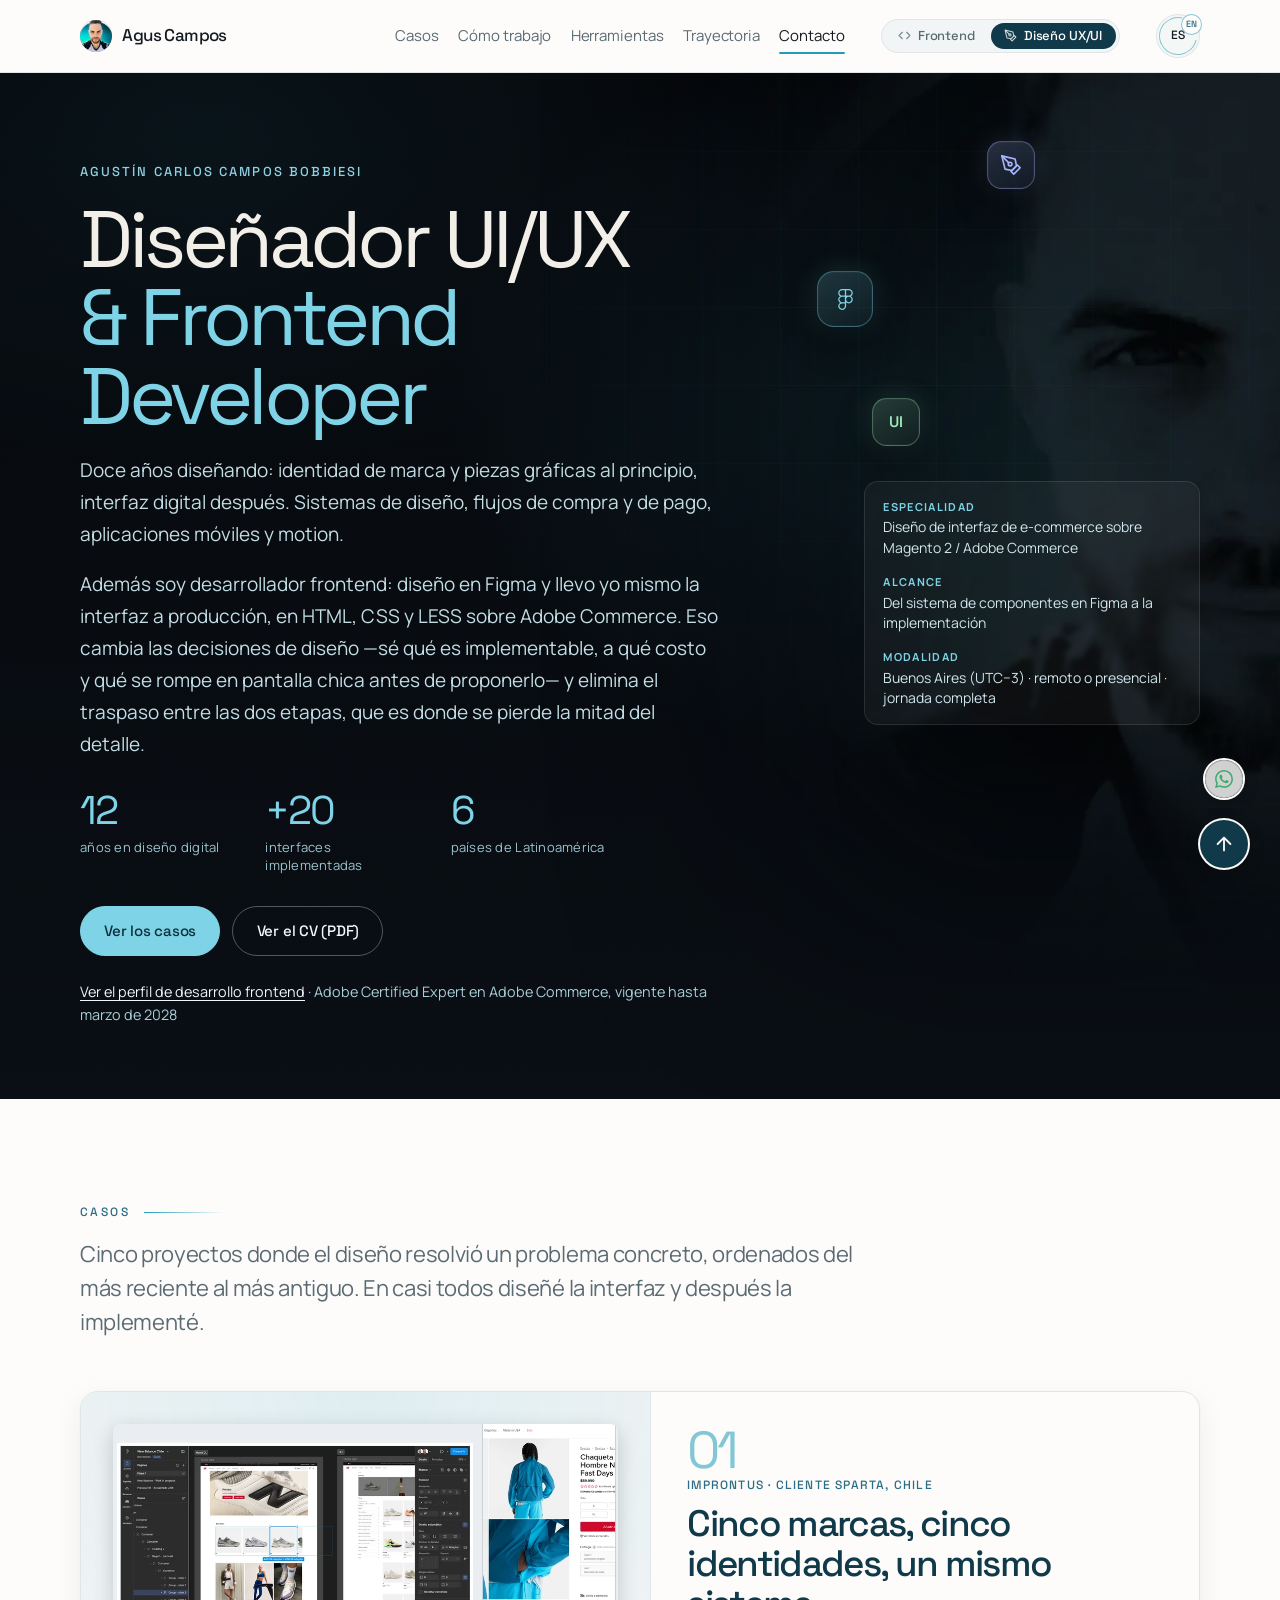
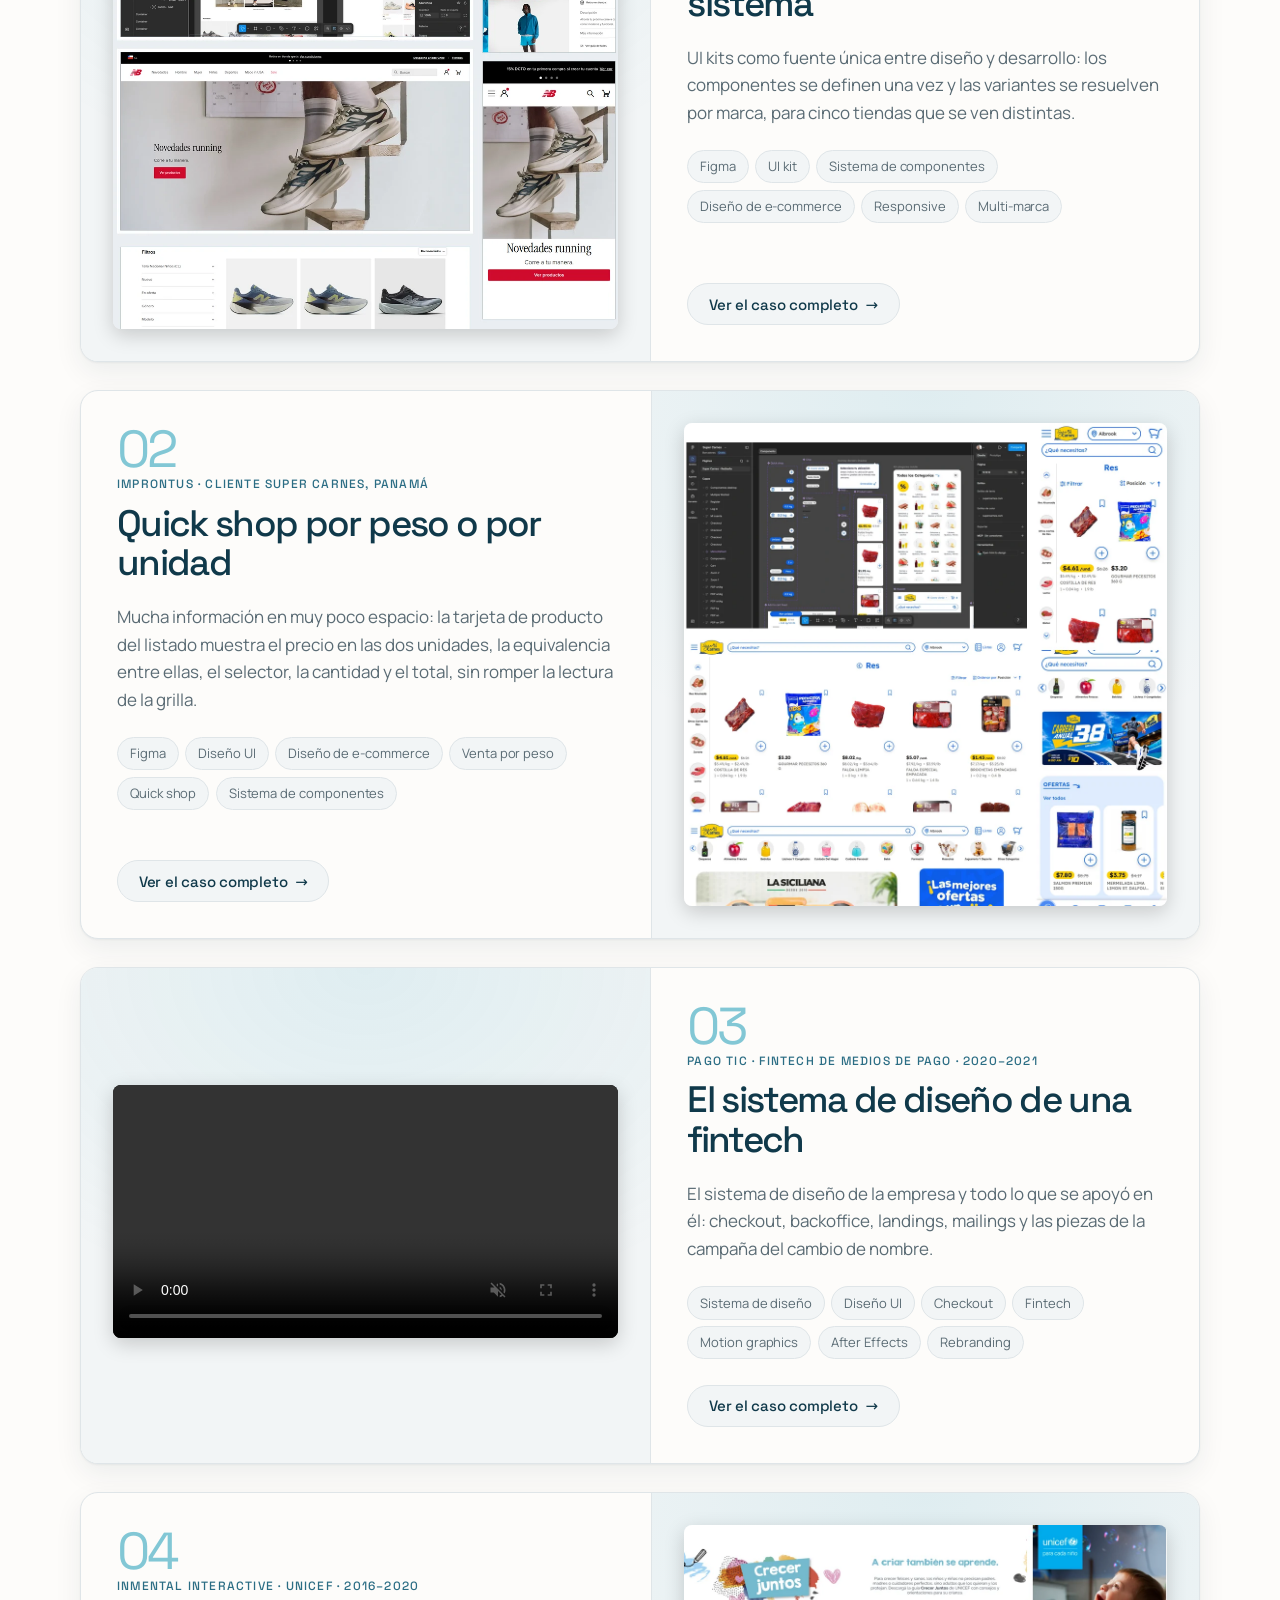
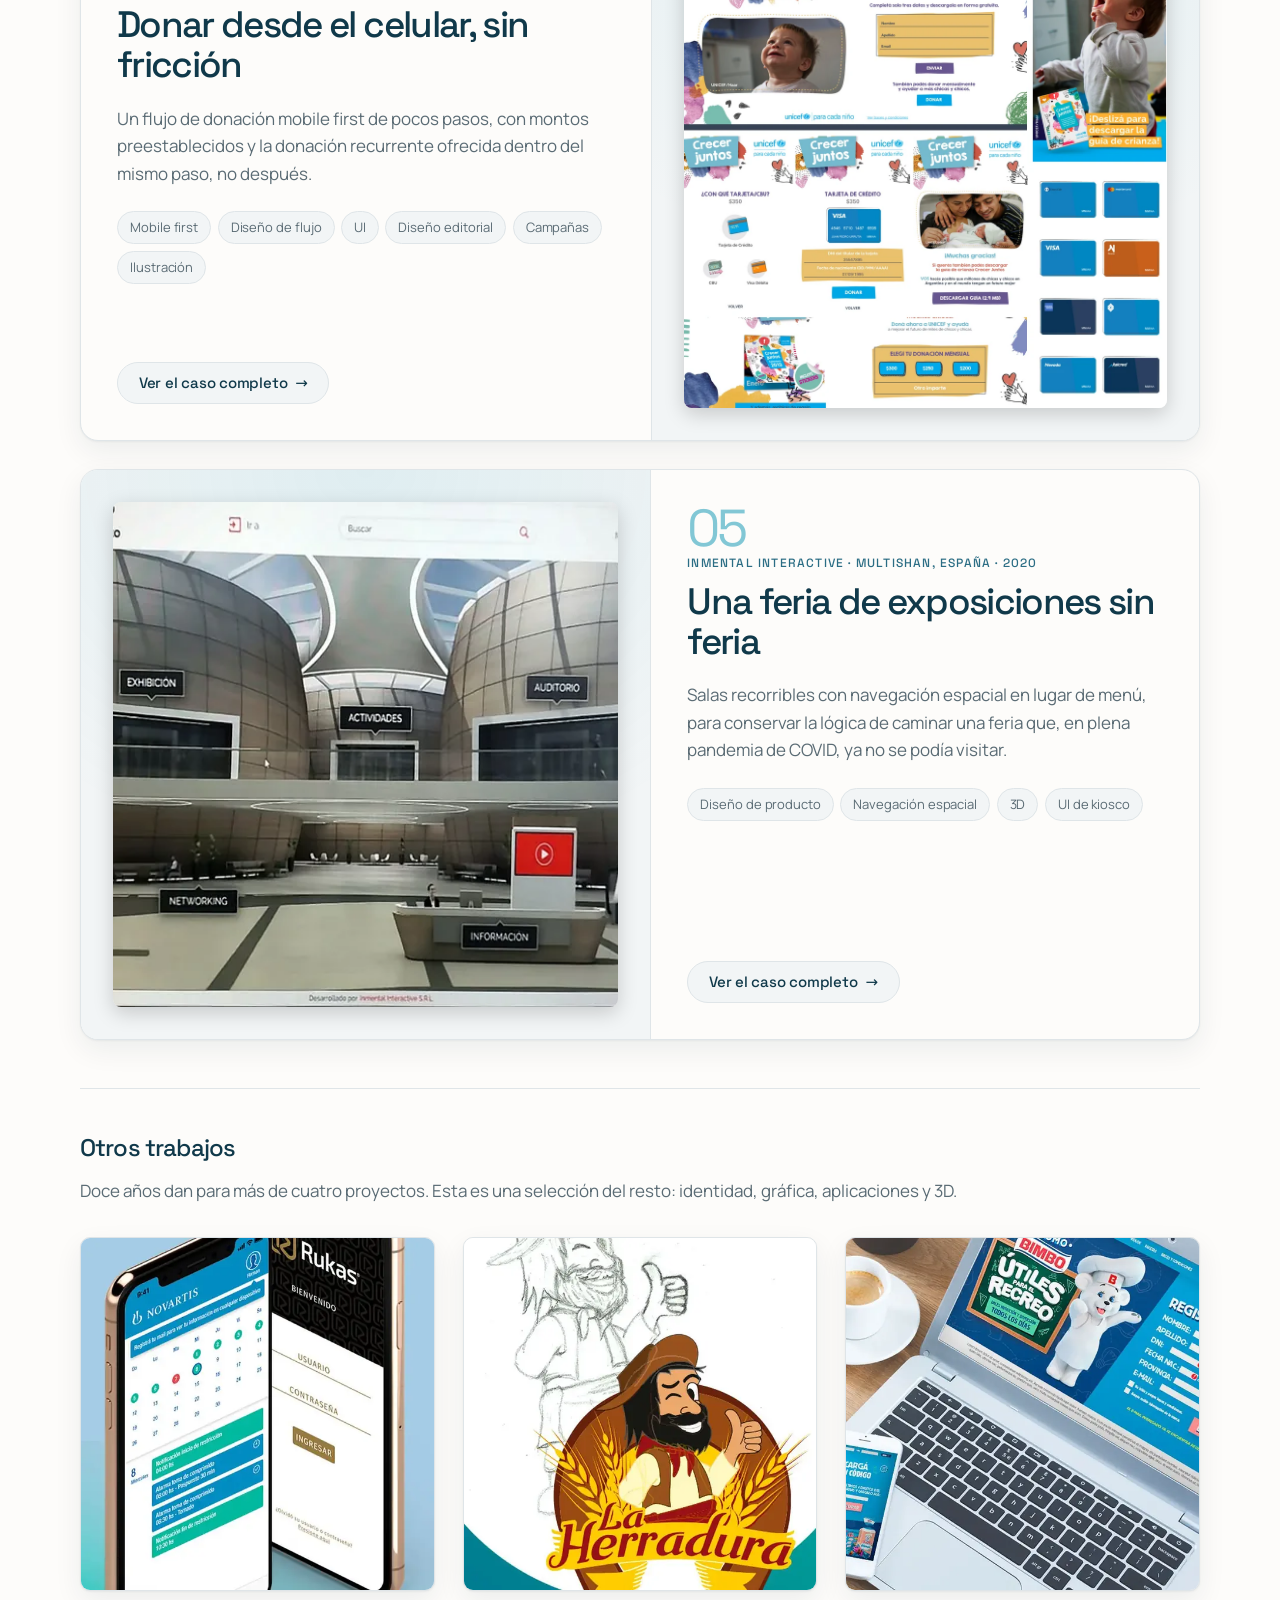
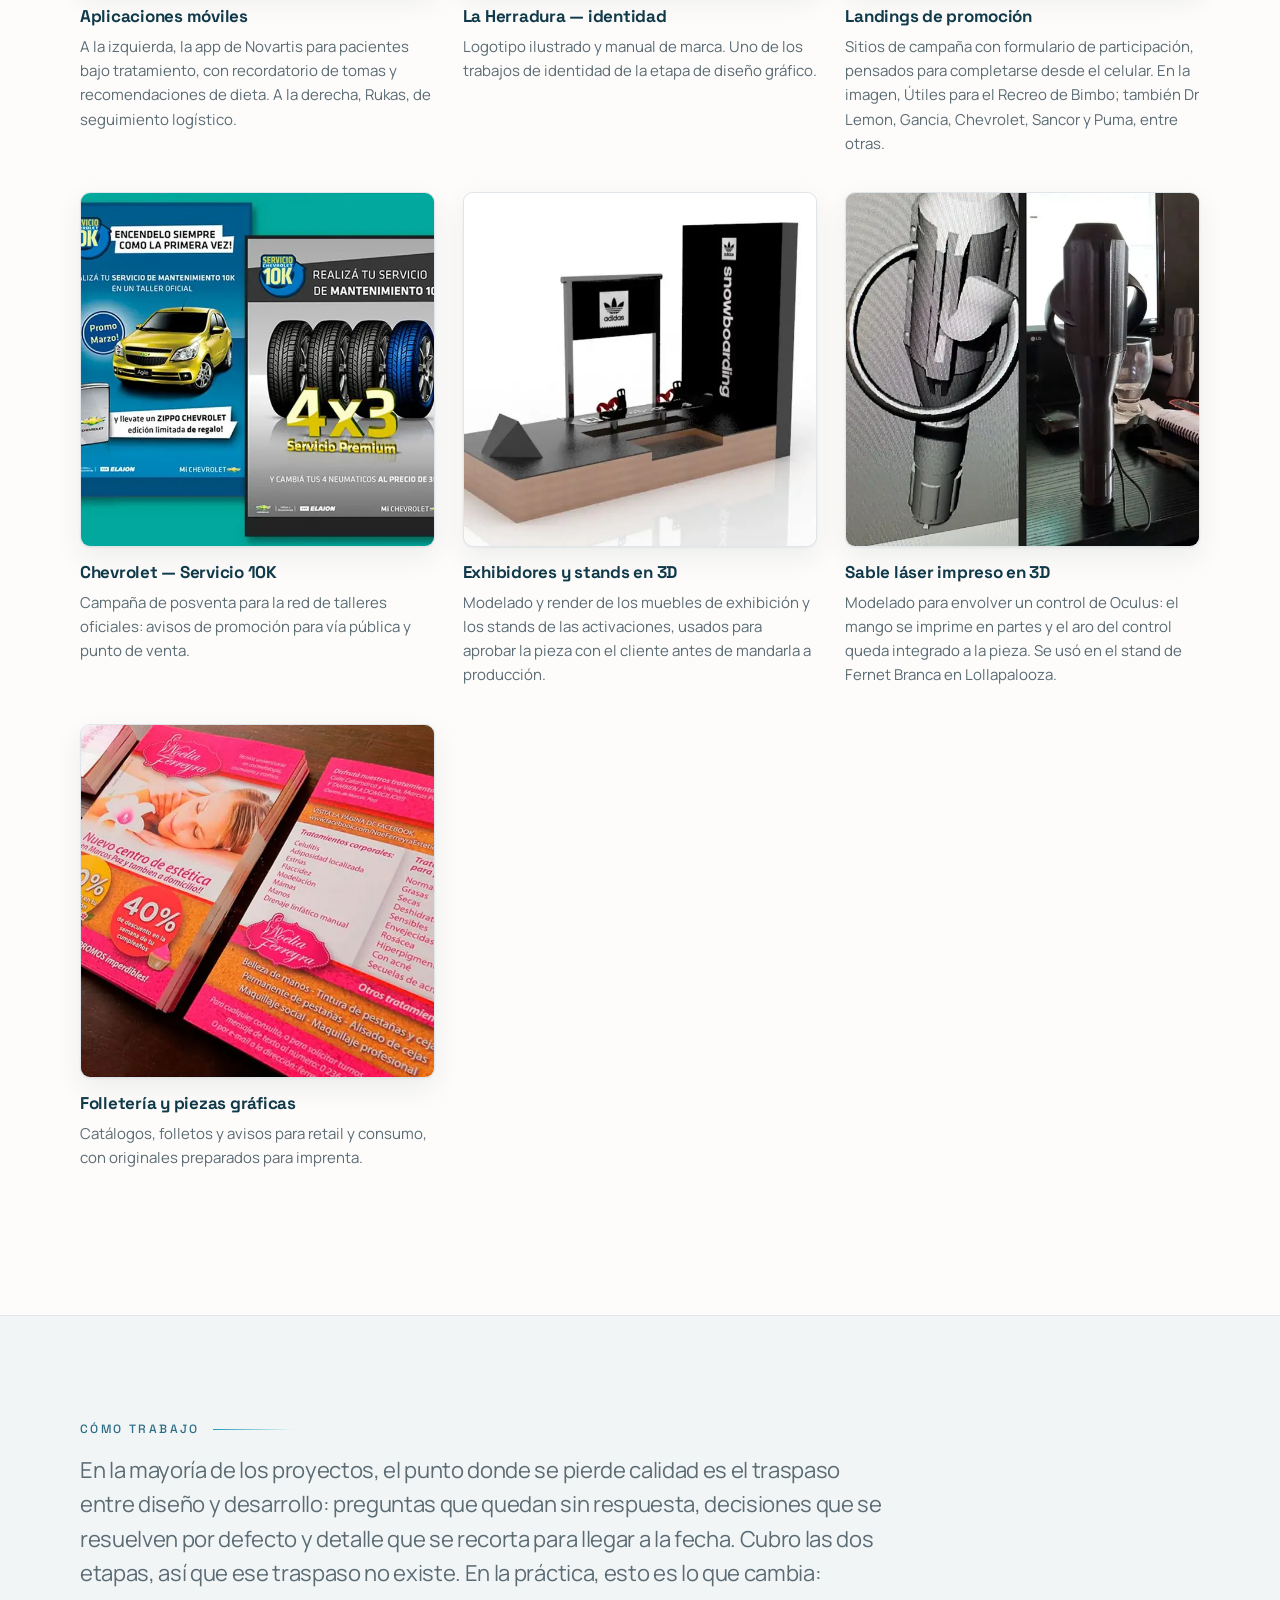
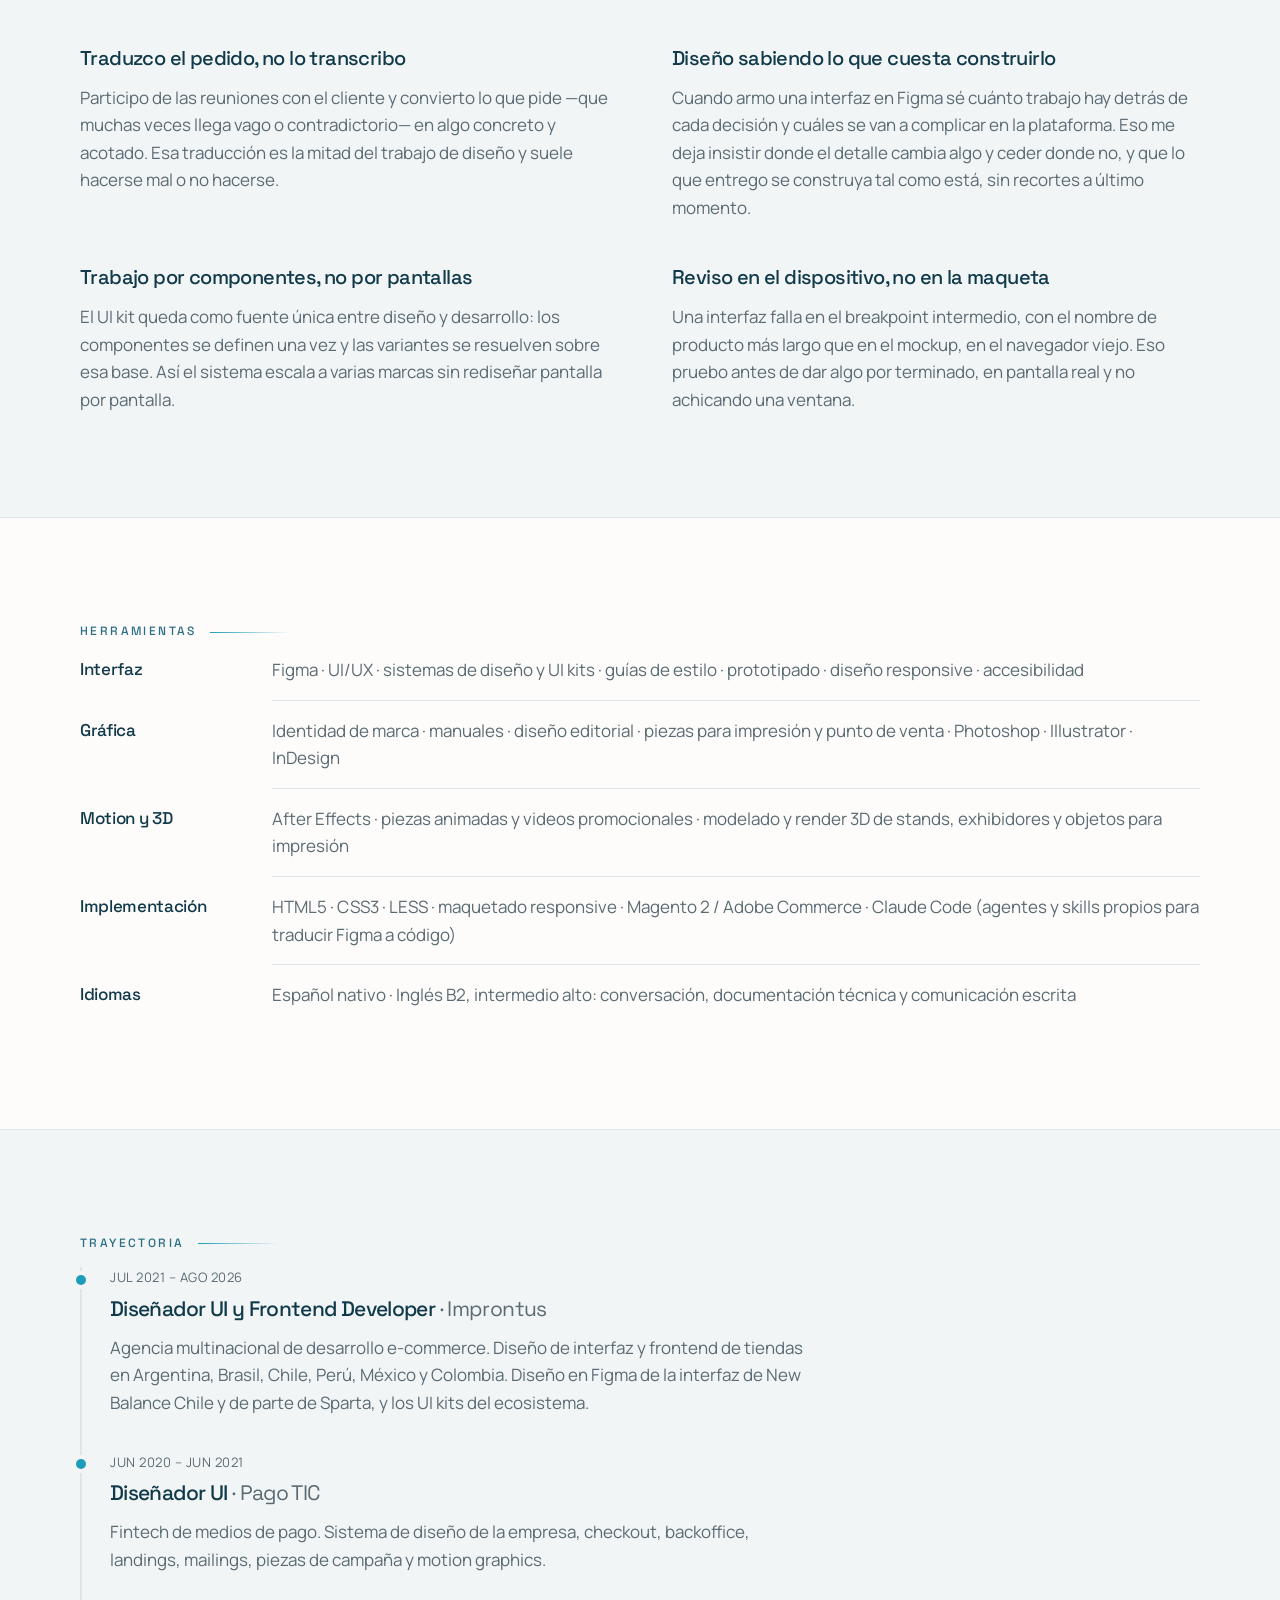
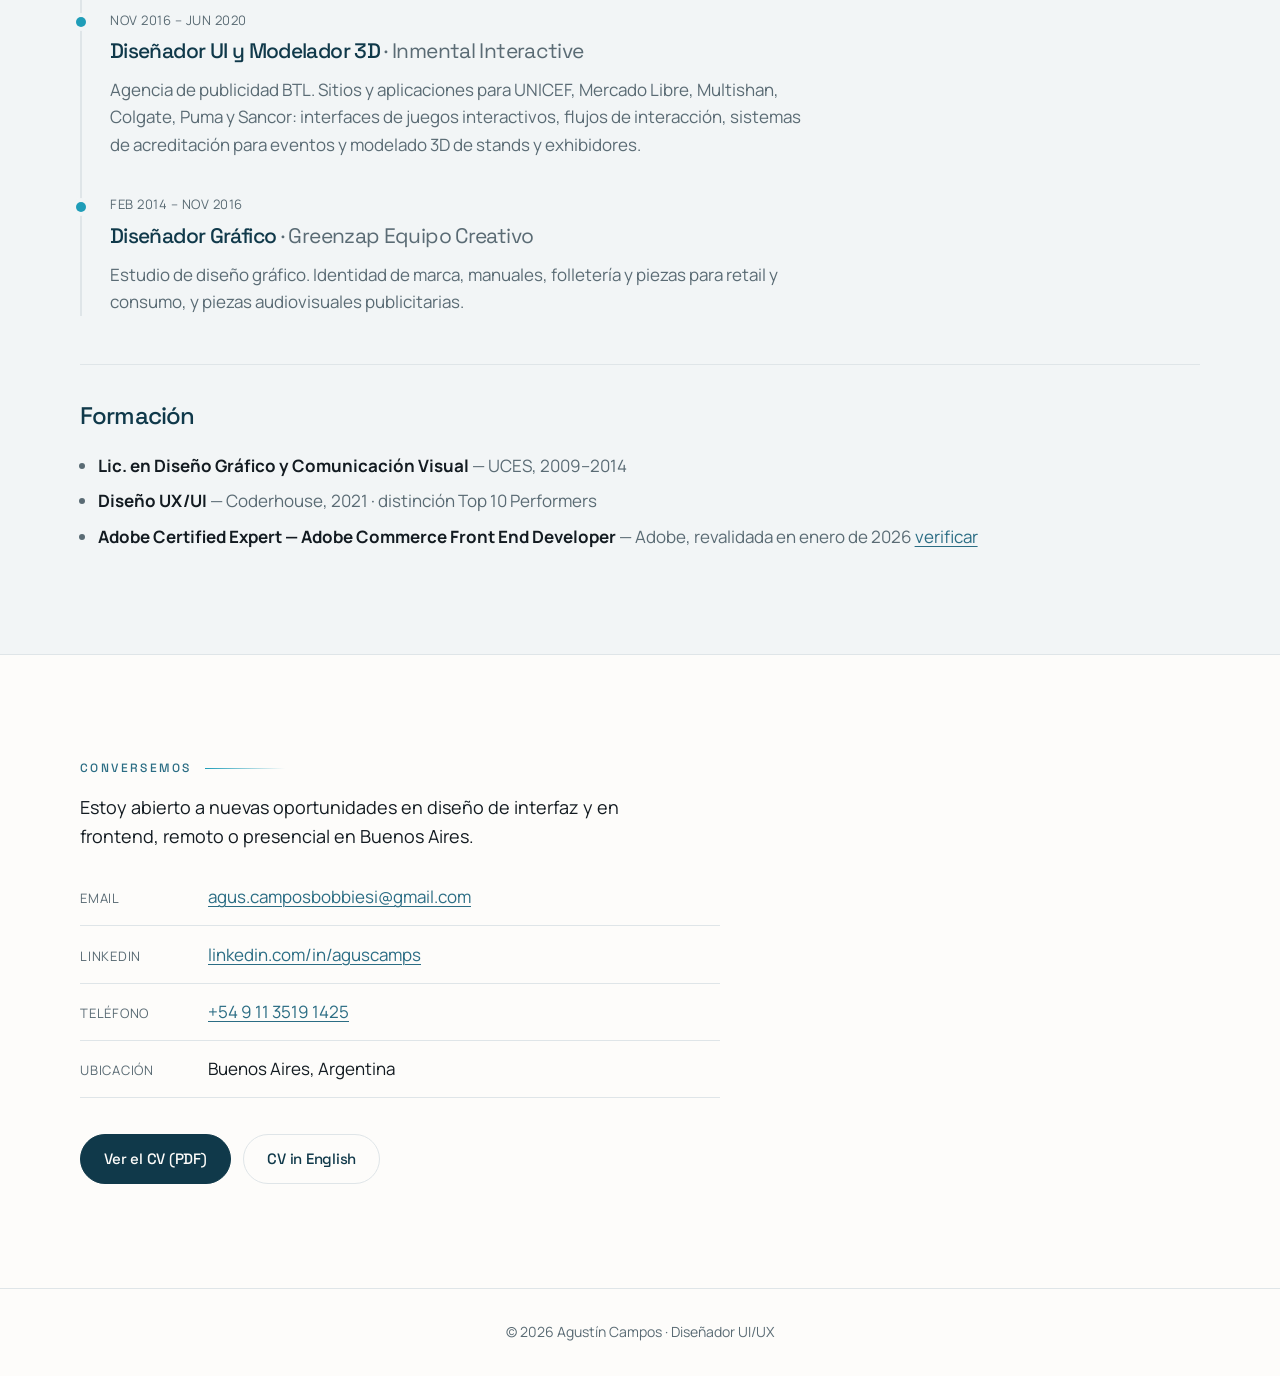
<file: diseno/index.html>
<!DOCTYPE html>
<html lang="es">
<head>
<meta charset="utf-8">
<meta name="viewport" content="width=device-width, initial-scale=1">
<title>Agustín Campos — Diseñador UI/UX</title>
<meta name="description" content="Diseñador de interfaz con doce años de trayectoria: sistemas de diseño, flujos de e-commerce y fintech, identidad de marca y motion. Diseño en Figma y llevo la interfaz a producción.">
<meta name="author" content="Agustín Campos">
<link rel="icon" href="../img/favicon.svg" type="image/svg+xml">
<link rel="preload" href="../fonts/spacegrotesk-latin.woff2" as="font" type="font/woff2" crossorigin>
<link rel="preload" href="../fonts/manrope-latin.woff2" as="font" type="font/woff2" crossorigin>
<link rel="stylesheet" href="../css/style.css">
<script>try{var t=localStorage.getItem("tema");if(t)document.documentElement.dataset.tema=t}catch(e){}</script>
<link rel="canonical" href="https://aguscamps.github.io/portfolio/diseno/">
<link rel="alternate" hreflang="es" href="https://aguscamps.github.io/portfolio/diseno/">
<link rel="alternate" hreflang="en" href="https://aguscamps.github.io/portfolio/en/diseno/">
<link rel="alternate" hreflang="x-default" href="https://aguscamps.github.io/portfolio/diseno/">

<meta property="og:type" content="website">
<meta property="og:title" content="Agustín Campos — Diseñador UI/UX">
<meta property="og:description" content="Doce años diseñando interfaz. Sistemas de diseño, flujos de pago, identidad y motion.">
<meta property="og:image" content="../img/og.png">
</head>
<body>

<a class="skip" href="#contenido">Saltar al contenido</a>

<header class="topbar">
  <div class="wrap topbar__in">
    <a class="brand" href="#inicio" aria-label="Agustín Campos — volver al inicio">
      <img src="../img/foto-64.webp" width="64" height="64" alt="">
      <span>Agus&nbsp;Campos</span>
    </a>
    <button class="navtoggle" type="button" aria-expanded="false" aria-controls="nav" aria-label="Menú">
      <span class="navtoggle__box" aria-hidden="true"></span>
      <span class="navtoggle__txt">Menú</span>
    </button>
    <nav id="nav" class="nav" aria-label="Principal">
      <div class="nav__cab">
        <p class="nav__kicker">Navegación</p>
        <button class="nav__cerrar" type="button" aria-label="Cerrar el menú">
          <svg viewBox="0 0 24 24" width="20" height="20" aria-hidden="true" focusable="false">
            <path d="M6 6l12 12M18 6L6 18" fill="none" stroke="currentColor"
                  stroke-width="1.6" stroke-linecap="round"/>
          </svg>
        </button>
      </div>
      <ul>
        <li><a href="#casos"><i aria-hidden="true">01</i>Casos</a></li>
        <li><a href="#proceso"><i aria-hidden="true">02</i>Cómo trabajo</a></li>
        <li><a href="#herramientas"><i aria-hidden="true">03</i>Herramientas</a></li>
        <li><a href="#trayectoria"><i aria-hidden="true">04</i>Trayectoria</a></li>
        <li><a href="#contacto"><i aria-hidden="true">05</i>Contacto</a></li>
      </ul>
      <nav class="perfilsw" aria-label="Elegí el perfil">
        <a href="../index.html"><svg viewBox="0 0 24 24" fill="none" stroke="currentColor" stroke-width="2" stroke-linecap="round" stroke-linejoin="round" aria-hidden="true"><path d="M16 18l6-6-6-6M8 6l-6 6 6 6"/></svg><span class="perfilsw__t">Frontend</span></a>
        <span aria-current="page"><svg viewBox="0 0 24 24" fill="none" stroke="currentColor" stroke-width="2" stroke-linecap="round" stroke-linejoin="round" aria-hidden="true"><path d="M12 19l7-7 3 3-7 7-3-3zM18 13l-1.5-7.5L2 2l3.5 14.5L13 18l5-5zM2 2l7.586 7.586"/><circle cx="11" cy="11" r="2"/></svg><span class="perfilsw__t">Diseño UX/UI</span></span>
      </nav>
      <div class="nav__pie">
        <p class="nav__lugar">Buenos Aires, Argentina · UTC−3</p>
        <p class="nav__links">
          <a href="../cv/CV-Agustin-Campos-Diseno-ES.pdf" target="_blank" rel="noopener">Ver el CV</a>
          <a href="https://linkedin.com/in/aguscamps" target="_blank" rel="noopener">LinkedIn</a>
        </p>
      </div>
    </nav>
    <a class="lang" href="../en/diseno/index.html" hreflang="en"
       lang="en" aria-label="ES / EN · Switch to English">
      <span class="lang__actual" aria-hidden="true">ES</span>
      <span class="lang__otro" aria-hidden="true">EN</span>
    </a>
  </div>
</header>

<main id="contenido">

  <!-- ─────────────────────────────  HERO  ───────────────────────────── -->
  <section class="hero" id="inicio">
    <div class="hero__rostro" aria-hidden="true">
      <picture>
        <source media="(max-width: 900px)" srcset="[data-uri]">
        <img src="../img/hero-fondo.webp" width="1500" height="1250" fetchpriority="high"
             srcset="../img/hero-fondo-900.webp 900w, ../img/hero-fondo.webp 1500w"
             sizes="72vw" alt="">
      </picture>
    </div>
  <ul class="orbe" aria-hidden="true">
    <li class="orbe__i" data-k=".14" style="--x:66%; --y:22%; --w:3.5rem; --c:#7fd3e6; --t:7s; --d:0s; --r:-5deg"><span><svg viewBox="0 0 24 24" width="21" height="21" fill="currentColor" aria-hidden="true"><path d="M15.852 8.981h-4.588V0h4.588c2.476 0 4.49 2.014 4.49 4.49s-2.014 4.491-4.49 4.491zM12.735 7.51h3.117c1.665 0 3.019-1.355 3.019-3.019s-1.355-3.019-3.019-3.019h-3.117V7.51zm0 1.471H8.148c-2.476 0-4.49-2.014-4.49-4.49S5.672 0 8.148 0h4.588v8.981zm-4.587-7.51c-1.665 0-3.019 1.355-3.019 3.019s1.354 3.02 3.019 3.02h3.117V1.471H8.148zm4.587 15.019H8.148c-2.476 0-4.49-2.014-4.49-4.49s2.014-4.49 4.49-4.49h4.588v8.98zM8.148 8.981c-1.665 0-3.019 1.355-3.019 3.019s1.355 3.019 3.019 3.019h3.117V8.981H8.148zM8.172 24c-2.489 0-4.515-2.014-4.515-4.49s2.014-4.49 4.49-4.49h4.588v4.441c0 2.503-2.047 4.539-4.563 4.539zm-.024-7.51a3.023 3.023 0 0 0-3.019 3.019c0 1.665 1.365 3.019 3.044 3.019 1.705 0 3.093-1.376 3.093-3.068v-2.97H8.148zm7.704 0h-.098c-2.476 0-4.49-2.014-4.49-4.49s2.014-4.49 4.49-4.49h.098c2.476 0 4.49 2.014 4.49 4.49s-2.014 4.49-4.49 4.49zm-.097-7.509c-1.665 0-3.019 1.355-3.019 3.019s1.355 3.019 3.019 3.019h.098c1.665 0 3.019-1.355 3.019-3.019s-1.355-3.019-3.019-3.019h-.098z"/></svg></span></li>
    <li class="orbe__i" data-k=".22" style="--x:79%; --y:9%; --w:3rem; --c:#a8b6ff; --t:8.5s; --d:.6s; --r:6deg"><span><svg viewBox="0 0 24 24" width="22" height="22" fill="none" stroke="currentColor" stroke-width="1.8" stroke-linecap="round" stroke-linejoin="round" aria-hidden="true"><path d="M12 19l7-7 3 3-7 7-3-3z"/><path d="M18 13l-1.5-7.5L2 2l3.5 14.5L13 18z"/><path d="M2 2l7.6 7.6"/><circle cx="11" cy="11" r="2"/></svg></span></li>
    <li class="orbe__i" data-k=".26" style="--x:70%; --y:34%; --w:3rem; --c:#9fe8b8; --t:8s; --d:.9s; --r:5deg"><span>UI</span></li>
  </ul>
    <div class="wrap hero__in">
      <div class="hero__txt">
      <p class="hero__kicker">Agustín Carlos Campos Bobbiesi</p>
      <h1>Diseñador UI/UX<br><span>&amp; Frontend Developer</span></h1>
      <p class="hero__lead">
        Doce años diseñando: identidad de marca y piezas gráficas al principio, interfaz digital
        después. Sistemas de diseño, flujos de compra y de pago, aplicaciones móviles y motion.
      </p>
      <p class="hero__lead">
        Además soy desarrollador frontend: diseño en Figma y llevo yo mismo la interfaz a
        producción, en HTML, CSS y LESS sobre Adobe Commerce. Eso cambia las decisiones de diseño
        —sé qué es implementable, a qué costo y qué se rompe en pantalla chica antes de
        proponerlo— y elimina el traspaso entre las dos etapas, que es donde se pierde la mitad
        del detalle.
      </p>
      <ul class="hero__facts">
        <li><b>12</b><span>años en diseño digital</span></li>
        <li><b>+20</b><span>interfaces implementadas</span></li>
        <li><b>6</b><span>países de Latinoamérica</span></li>
      </ul>
      <p class="hero__cta">
        <a class="btn btn--primary" href="#casos">Ver los casos</a>
        <a class="btn" href="../cv/CV-Agustin-Campos-Diseno-ES.pdf" target="_blank" rel="noopener">Ver el CV (PDF)</a>
      </p>
      <p class="hero__cert">
        <a href="../">Ver el perfil de desarrollo frontend</a>
        <span>· Adobe Certified Expert en Adobe Commerce, vigente hasta marzo de 2028</span>
      </p>
      </div>
      <dl class="hero__panel">
        <dt>Especialidad</dt>
        <dd>Diseño de interfaz de e-commerce sobre Magento&nbsp;2 / Adobe Commerce</dd>
        <dt>Alcance</dt>
        <dd>Del sistema de componentes en Figma a la implementación</dd>
        <dt>Modalidad</dt>
        <dd>Buenos Aires (UTC−3) · remoto o presencial · jornada completa</dd>
      </dl>
    </div>
  </section>

  <!-- ─────────────────────────────  CASOS  ──────────────────────────── -->
  <section class="section" id="casos">
    <div class="wrap">
      <h2 class="sect__h">Casos</h2>
      <p class="sect__intro">
        Cinco proyectos donde el diseño resolvió un problema concreto, ordenados del más reciente
        al más antiguo. En casi todos diseñé la interfaz y después la implementé.
      </p>

      <!-- CASO 1 -->
        <p class="casos__desliza">Deslizá para recorrer los 5 casos</p>
      <div class="casos__pista">
      <article class="case" id="caso-sparta">
        <div class="case__media">
          <figure>
            <img src="../img/nb-mosaico.webp"
                 srcset="../img/nb-mosaico-800.webp 800w, ../img/nb-mosaico.webp 1600w" sizes="(max-width: 900px) 92vw, 1200px" width="1600" height="1000" loading="lazy"
                 alt="Mosaico del proyecto New Balance Chile. En el centro, el archivo de Figma con el diseño del home junto al del listado de productos, y debajo el home publicado en newbalance.cl. Alrededor, el listado, la ficha de producto y la versión mobile.">
            <figcaption>New Balance Chile — el diseño en Figma y el sitio en producción.</figcaption>
          </figure>
          <figure>
            <img src="../img/nb-figma.webp"
                 srcset="../img/nb-figma-960.webp 960w, ../img/nb-figma.webp 1920w" sizes="(max-width: 900px) 92vw, 1200px" width="1920" height="1048" loading="lazy"
                 alt="El archivo de New Balance Chile en Figma: el árbol de capas muestra la estructura del home con sus contenedores nombrados, y el panel derecho las propiedades de diseño automático con el espaciado.">
            <figcaption>El archivo en Figma: capas nombradas, contenedores anidados y diseño automático.</figcaption>
          </figure>
          <figure>
            <a href="https://www.newbalance.cl" target="_blank" rel="noopener" data-ver="Ver el sitio ↗">
              <img src="../img/newbalance-home.webp"
                   srcset="../img/newbalance-home-800.webp 800w, ../img/newbalance-home.webp 1600w" sizes="(max-width: 900px) 92vw, 1200px" width="1600" height="1000" loading="lazy"
                   alt="Home de newbalance.cl, tienda oficial de New Balance en Chile: banner de running y grilla de zapatillas destacadas.">
            </a>
            <figcaption>newbalance.cl — abrir el sitio</figcaption>
          </figure>
          <figure>
            <img src="../img/sp-mosaico.webp"
                 srcset="../img/sp-mosaico-800.webp 800w, ../img/sp-mosaico.webp 1600w" sizes="(max-width: 900px) 92vw, 1200px" width="1600" height="1000" loading="lazy"
                 alt="Mosaico del proyecto Sparta. En el centro, el archivo de Figma con el catálogo y la landing de zapatillas, y debajo el home publicado en sparta.cl con el carrusel de marcas. Alrededor, una ficha de producto, la versión mobile y los accesos por categoría.">
            <figcaption>Sparta — diseñé el catálogo y la landing de zapatillas.</figcaption>
          </figure>
          <figure>
            <img src="../img/sp-figma.webp"
                 srcset="../img/sp-figma-960.webp 960w, ../img/sp-figma.webp 1920w" sizes="(max-width: 900px) 92vw, 1200px" width="1920" height="1048" loading="lazy"
                 alt="El archivo de Sparta en Figma: en las capas, el catálogo con sus componentes de producto; en el lienzo, la landing de zapatillas y la página de catálogo con filtros.">
            <figcaption>El archivo en Figma: el catálogo, sus componentes de producto y la landing.</figcaption>
          </figure>
          <figure>
            <a href="https://www.sparta.cl" target="_blank" rel="noopener" data-ver="Ver el sitio ↗">
              <img src="../img/sparta-home.webp"
                   srcset="../img/sparta-home-800.webp 800w, ../img/sparta-home.webp 1600w" sizes="(max-width: 900px) 92vw, 1200px" width="1600" height="1000" loading="lazy"
                   alt="Home de sparta.cl: navegación por deporte, banner de campaña y carrusel con las marcas del catálogo.">
            </a>
            <figcaption>sparta.cl — abrir el sitio</figcaption>
          </figure>
        </div>
        <div class="case__body">
          <p class="case__num" aria-hidden="true">01</p>
          <p class="case__meta">Improntus · Cliente Sparta, Chile</p>
          <h3>Cinco marcas, cinco identidades, un mismo sistema</h3>
          <p class="case__resumen">UI kits como fuente única entre diseño y desarrollo: los componentes se definen una vez y las variantes se resuelven por marca, para cinco tiendas que se ven distintas.</p>


          <div class="case__detalle">
          <dl class="facts">
            <dt>Contexto</dt>
            <dd>Sparta opera en Chile el retail deportivo de cinco marcas —Sparta, New Balance,
              Head, Speedo y Trek—. Cada una tiene su identidad, su público y su calendario
              comercial, pero todas corren sobre una base técnica compartida.</dd>

            <dt>El problema</dt>
            <dd>Diseñar cinco tiendas que se vean distintas entre sí, cada una fiel al manual de su
              marca, sin que la base común obligue a inventar todo de nuevo cada vez ni a que
              terminen pareciéndose.</dd>

            <dt>Qué hice</dt>
            <dd>Para <b>New Balance Chile</b> diseñé la interfaz completa en Figma; para
              <b>Sparta</b> diseñé parte de las páginas. Armé los <b>UI kits</b> de las tiendas,
              que quedaron como fuente única entre diseño y desarrollo: los componentes se definen
              una vez y se resuelven las variantes por marca, en lugar de rediseñar pantalla por
              pantalla. Después desarrollé yo mismo los dos themes, así que el diseño se validó
              contra la implementación real y no contra una maqueta.</dd>

            <dt>Resultado</dt>
            <dd>Dos tiendas en producción con identidades claramente distintas y un sistema de
              componentes que sostiene a las cinco.</dd>
          </dl>
          <p class="case__links">
            <a href="https://www.newbalance.cl" target="_blank" rel="noopener">newbalance.cl</a>
            <a href="https://www.sparta.cl" target="_blank" rel="noopener">sparta.cl</a>
          </p>
          </div>

          <ul class="tags">
            <li>Figma</li><li>UI kit</li><li>Sistema de componentes</li><li>Diseño de e-commerce</li>
            <li>Responsive</li><li>Multi-marca</li>
          </ul>
          <p class="case__acciones">
            <button class="case__abrir" type="button">Ver el caso completo</button>
          </p>
        </div>
      </article>

      <!-- CASO 2 -->
      <article class="case case--alt" id="caso-supercarnes">
        <div class="case__media">
          <figure>
            <img src="../img/sc-mosaico.webp"
                 srcset="../img/sc-mosaico-800.webp 800w, ../img/sc-mosaico.webp 1600w" sizes="(max-width: 900px) 92vw, 1200px" width="1600" height="1000" loading="lazy"
                 alt="Mosaico del proyecto Super Carnes. En el centro, el archivo de Figma con la librería de componentes y, debajo, el listado en producción: cada tarjeta de producto muestra el precio por unidad y por kilo, la equivalencia entre las dos y un botón para agregar. A la izquierda, las mismas tarjetas en aceites, cerdo y res, y el carrusel de ofertas. A la derecha, el listado y el home en el celular, y el panel de compra de la ficha con el selector de unidad, kilogramo y libra y el total recalculado.">
            <figcaption>El archivo de Figma y el sitio en producción: la tarjeta de producto quedó con los dos precios, la equivalencia y el botón para agregar.</figcaption>
          </figure>
          <figure>
            <img src="../img/sc-figma.webp"
                 srcset="../img/sc-figma-960.webp 960w, ../img/sc-figma.webp 1920w" sizes="(max-width: 900px) 92vw, 1200px" width="1920" height="1048" loading="lazy"
                 alt="El archivo de Super Carnes abierto en Figma, en la librería de componentes: se ve el componente Quick shop con su selector de Unidad y Peso y sus pasos en unidades y en kilos, la tarjeta de producto con el precio por kilo y la equivalencia en libras, y el bloque de agregar al carrito con las pestañas Por unidad y Por peso. En las capas, las versiones de ficha por unidad y por kilo con sus estados en oferta, el carrito y el checkout en dos pasos.">
            <figcaption>La librería de componentes: el selector de unidad o peso resuelto como componente, no como excepción de una pantalla.</figcaption>
          </figure>
          <figure>
            <img src="../img/sc-figma-homes.webp"
                 srcset="../img/sc-figma-homes-960.webp 960w, ../img/sc-figma-homes.webp 1920w" sizes="(max-width: 900px) 92vw, 1200px" width="1920" height="1048" loading="lazy"
                 alt="Las dos versiones de home en Figma, una al lado de la otra: la completa, con banner de campaña y un módulo de promoción relámpago con cuenta regresiva, y la mínima, que arranca directo por las secciones de producto. En las tarjetas se ve el precio por kilo con la equivalencia en libras.">
            <figcaption>Dos versiones de home, completa y mínima, para que la campaña no fuera condición del layout.</figcaption>
          </figure>
          <figure>
            <a href="https://supercarnes.com" target="_blank" rel="noopener" data-ver="Ver el sitio ↗">
              <img src="../img/sc-plp.webp"
                   srcset="../img/sc-plp-800.webp 800w, ../img/sc-plp.webp 1472w" sizes="(max-width: 900px) 92vw, 1200px" width="1472" height="812" loading="lazy"
                   alt="Listado de carnes de res en supercarnes.com: cada tarjeta de producto muestra el precio por unidad y por kilo, la equivalencia entre las dos y el botón para agregar.">
            </a>
            <figcaption>El listado en producción, con las tarjetas de producto. Abrir supercarnes.com</figcaption>
          </figure>
        </div>
        <div class="case__body">
          <p class="case__num" aria-hidden="true">02</p>
          <p class="case__meta">Improntus · Cliente Super Carnes, Panamá</p>
          <h3>Quick shop por peso o por unidad</h3>
          <p class="case__resumen">Mucha información en muy poco espacio: la tarjeta de producto del listado muestra el precio en las dos unidades, la equivalencia entre ellas, el selector, la cantidad y el total, sin romper la lectura de la grilla.</p>

          <div class="case__detalle">
          <dl class="facts">
            <dt>Contexto</dt>
            <dd>Super Carnes es una cadena de supermercados panameña con foco en carnicería. Pidieron un sitio de compra ágil y un diseño contemporáneo, que no se leyera como un e-commerce tradicional.</dd>

            <dt>El problema</dt>
            <dd>Una tarjeta de producto asume un precio fijo por unidad y acá eso no alcanzaba. El catálogo mezcla cortes que se venden por kilo con productos de despensa que se venden por unidad, y además un mismo producto puede agregarse por peso o por unidad según lo que prefiera el cliente. El desafío era de densidad: cinco datos que dependen entre sí conviviendo en una tarjeta que se repite decenas de veces en la grilla y todavía tiene que leerse de un vistazo. Uno de más y la pantalla se vuelve un formulario; uno de menos y el cliente agrega sin saber cuánto va a pagar.</dd>

            <dt>Qué hice</dt>
            <dd>Diseñé la interfaz completa del rediseño: home en dos versiones, listado con compra rápida desde la tarjeta, ficha de producto, carrito, checkout en dos pasos, cuenta, listas y autenticación, sobre una librería de componentes con estilos de texto y color propios. La decisión de fondo fue tratar la unidad de venta como una variante del producto y no como un caso especial: la ficha se diseñó en versiones por unidad, por kilo y por las dos, cada una con su estado en oferta.</dd>

            <dt>Resultado</dt>
            <dd>Se resolvió con éxito y está en producción. La tarjeta de producto del listado muestra el precio por unidad y por kilo con su equivalencia y un botón para agregar sin entrar a la ficha, y la ficha llevó el selector a tres unidades (unidad, kilogramo y libra) con el total recalculándose al cambiar la cantidad y el aviso de que puede variar según el peso final. Toda esa información entra en la tarjeta de producto sin apretar el listado ni volverlo un formulario.</dd>
          </dl>
          <p class="case__links">
            <a href="https://supercarnes.com" target="_blank" rel="noopener">supercarnes.com</a>
          </p>
          </div>

          <ul class="tags">
            <li>Figma</li><li>Diseño UI</li><li>Diseño de e-commerce</li>
            <li>Venta por peso</li><li>Quick shop</li><li>Sistema de componentes</li>
          </ul>
          <p class="case__acciones">
            <button class="case__abrir" type="button">Ver el caso completo</button>
          </p>
        </div>
      </article>

      <!-- CASO 3 -->
      <article class="case" id="caso-pagotic">
        <div class="case__media">
          <figure>
            <video src="../video/pagotic-rebrand.mp4" width="1280" height="720"
                   controls muted loop playsinline preload="metadata"></video>
            <figcaption>Pago TIC — transición de PayperTIC y +Simple a Pago TIC, hecha con After
              Effects</figcaption>
          </figure>
        </div>
        <div class="case__body">
          <p class="case__num" aria-hidden="true">03</p>
          <p class="case__meta">Pago TIC · Fintech de medios de pago · 2020–2021</p>
          <h3>El sistema de diseño de una fintech</h3>
          <p class="case__resumen">El sistema de diseño de la empresa y todo lo que se apoyó en él: checkout, backoffice, landings, mailings y las piezas de la campaña del cambio de nombre.</p>


          <div class="case__detalle">
          <dl class="facts">
            <dt>Contexto</dt>
            <dd><b>PayperTIC</b> es una plataforma de medios de pago. Estaba en el equipo de diseño,
              a cargo del diseño gráfico y de interfaz de toda la empresa.</dd>

            <dt>El problema</dt>
            <dd>Las pantallas venían creciendo sin criterio común: cada landing, cada formulario y
              cada pantalla de backoffice resolvía lo mismo de una manera distinta.</dd>

            <dt>Qué hice</dt>
            <dd>Armé el <b>sistema de diseño</b> de las interfaces de la empresa y diseñé sobre él:
              el <b>checkout</b> de la plataforma de pagos, las pantallas de backoffice y
              frontoffice, las landings con formulario de las campañas, los banners y las piezas de
              redes. Las landings, los formularios, los banners y los mailings los <b>maqueté yo
              mismo en HTML y CSS</b>; el resto del frontend lo llevaba el equipo de desarrollo.
              También hice <b>motion graphics</b>: videos promocionales y piezas para capacitación
              interna.</dd>

            <dt>La fusión</dt>
            <dd>Sobre el final del período, PayperTIC se fusionó con <b>+Simple</b> y la compañía
              pasó a llamarse Pago TIC. Diseñé las piezas de la campaña del cambio de nombre, entre
              ellas la transición de un logotipo al otro animada en After Effects, que es el video
              de acá al lado.</dd>
          </dl>
          </div>

          <ul class="tags">
            <li>Sistema de diseño</li><li>Diseño UI</li><li>Checkout</li><li>Fintech</li>
            <li>Motion graphics</li><li>After Effects</li><li>Rebranding</li>
          </ul>
          <p class="case__acciones">
            <button class="case__abrir" type="button">Ver el caso completo</button>
          </p>
        </div>
      </article>

      <!-- CASO 4 -->
      <article class="case case--alt" id="caso-unicef">
        <div class="case__media">
          <figure>
            <img src="../img/unicef-mosaico.webp"
                 srcset="../img/unicef-mosaico-800.webp 800w, ../img/unicef-mosaico.webp 1600w" sizes="(max-width: 900px) 92vw, 1200px" width="1600" height="1000" loading="lazy"
                 alt="Mosaico del proyecto: el sitio de la campaña Crecer Juntos en desktop, las pantallas del flujo de donación en el celular, las nueve tarjetas de crédito ilustradas del selector de pago, la historia de Instagram y el mailing.">
            <figcaption>El sitio, el flujo de donación y las piezas de campaña</figcaption>
          </figure>
          <figure>
            <img src="../img/unicef-flujo.webp"
                 srcset="../img/unicef-flujo-960.webp 960w, ../img/unicef-flujo.webp 1600w" sizes="(max-width: 900px) 92vw, 1200px" width="1600" height="570" loading="lazy"
                 alt="Las cinco pantallas del flujo en el celular: la landing con tres datos, la elección del monto mensual, la elección del medio de pago, los datos de la tarjeta y el agradecimiento con la descarga de la guía.">
            <figcaption>El flujo completo: tres datos, monto, medio de pago y la guía como agradecimiento</figcaption>
          </figure>
          <figure>
            <img src="../img/unicef-campania.webp"
                 srcset="../img/unicef-campania-960.webp 960w, ../img/unicef-campania.webp 1600w" sizes="(max-width: 900px) 92vw, 1200px" width="1600" height="900" loading="lazy"
                 alt="Piezas de campaña para redes: cinco historias verticales de Instagram de Crecer Juntos y Aprendé Jugando, un posteo cuadrado de feed y dos piezas de Facebook.">
            <figcaption>Las piezas de historia y de feed que llevaban el tráfico al sitio</figcaption>
          </figure>
          <figure>
            <img src="../img/unicef-pieza.webp"
                 srcset="../img/unicef-pieza-800.webp 800w, ../img/unicef-pieza.webp 1600w" sizes="(max-width: 900px) 92vw, 1200px" width="1600" height="1000" loading="lazy"
                 alt="Libro de actividades de UNICEF, con juegos y laberintos ilustrados, abierto y en portada.">
            <figcaption>El libro de actividades que se entregaba a los donantes</figcaption>
          </figure>
        </div>
        <div class="case__body">
          <p class="case__num" aria-hidden="true">04</p>
          <p class="case__meta">Inmental Interactive · UNICEF · 2016–2020</p>
          <h3>Donar desde el celular, sin fricción</h3>
          <p class="case__resumen">Un flujo de donación mobile first de pocos pasos, con montos preestablecidos y la donación recurrente ofrecida dentro del mismo paso, no después.</p>


          <div class="case__detalle">
          <dl class="facts">
            <dt>Contexto</dt>
            <dd>Sitio de recaudación de fondos y concientización de UNICEF. La mayor parte del
              tráfico llegaba desde el celular, empujado por campañas.</dd>

            <dt>El problema</dt>
            <dd>La donación es una decisión que se enfría rápido: cada campo de más, cada pantalla
              de más y cada duda sobre a dónde va la plata cuestan donantes.</dd>

            <dt>Qué hice</dt>
            <dd>Diseñé el sitio con enfoque mobile first y un flujo de pago simple y transparente:
              montos preestablecidos, para que el usuario no tenga que decidir una cifra desde cero,
              y donación recurrente ofrecida dentro del mismo paso en lugar de después. El selector
              de medio de pago se resolvió con ilustración propia: las nueve tarjetas de la plaza
              dibujadas una por una. Diseñé también las campañas de redes y de mailing que llevaban
              tráfico al sitio, y un libro de actividades descargable e imprimible que se entregaba
              como regalo a los donantes.</dd>

            <dt>Resultado</dt>
            <dd>Un recorrido de donación de pocos pasos, legible en pantalla chica, con la
              recurrencia integrada al flujo. Las piezas de campaña circularon en las cuentas de
              UNICEF y en las de sus embajadores: una de las historias la publicó la cuenta de
              Lionel Messi.</dd>
          </dl>
          </div>

          <ul class="tags">
            <li>Mobile first</li><li>Diseño de flujo</li><li>UI</li><li>Diseño editorial</li>
            <li>Campañas</li><li>Ilustración</li>
          </ul>
          <p class="case__acciones">
            <button class="case__abrir" type="button">Ver el caso completo</button>
          </p>
        </div>
      </article>

      <!-- CASO 5 -->
      <article class="case" id="caso-multishan">
        <div class="case__media case__media--mosaico">
          <figure>
            <img src="../img/multishan-lobby.webp"
                 srcset="../img/multishan-lobby-800.webp 800w, ../img/multishan-lobby.webp 1600w" sizes="(max-width: 900px) 92vw, 640px" width="1600" height="1000" loading="lazy"
                 alt="Lobby de la feria virtual con los accesos señalizados sobre el espacio: exhibición, actividades, auditorio, agenda, networking e información.">
            <figcaption>Multishan — lobby, con los accesos a cada sector</figcaption>
          </figure>
          <figure>
            <img src="../img/multishan-pabellon.webp"
                 srcset="../img/multishan-pabellon-800.webp 800w, ../img/multishan-pabellon.webp 1600w" sizes="(max-width: 900px) 92vw, 640px" width="1600" height="1000" loading="lazy"
                 alt="Pabellón de la feria virtual: un pasillo con los stands de las marcas montados a ambos lados, bajo un techo de estructura metálica.">
            <figcaption>Multishan — pabellón de exposición</figcaption>
          </figure>
          <figure>
            <img src="../img/multishan-stand.webp"
                 srcset="../img/multishan-stand-800.webp 800w, ../img/multishan-stand.webp 1600w" sizes="(max-width: 900px) 92vw, 640px" width="1600" height="1000" loading="lazy"
                 alt="Stand virtual de una marca de motores: los productos sobre tarimas y puntos de información y de vista 360 repartidos por el espacio.">
            <figcaption>Multishan — stand de marca, con los puntos interactivos</figcaption>
          </figure>
        </div>
        <div class="case__body">
          <p class="case__num" aria-hidden="true">05</p>
          <p class="case__meta">Inmental Interactive · Multishan, España · 2020</p>
          <h3>Una feria de exposiciones sin feria</h3>
          <p class="case__resumen">Salas recorribles con navegación espacial en lugar de menú, para conservar la lógica de caminar una feria que, en plena pandemia de COVID, ya no se podía visitar.</p>


          <div class="case__detalle">
          <dl class="facts">
            <dt>Contexto</dt>
            <dd>Multishan organizaba exposiciones presenciales en España. La pandemia las canceló
              todas y con ellas el negocio entero.</dd>

            <dt>El problema</dt>
            <dd>Trasladar a una pantalla algo cuyo valor era caminar el lugar: recorrer, frenar
              donde algo llama la atención y hablar con la marca.</dd>

            <dt>Qué hice</dt>
            <dd>Diseñé una plataforma de exposiciones virtuales con salas recorribles: el visitante
              se mueve por el espacio y los stands de cada marca se abren desde puntos interactivos
              distribuidos en la sala. La navegación es espacial en lugar de un menú, para conservar
              la lógica de recorrer. Diseñé también la interfaz de su terminal de autoservicio de
              comidas rápidas.</dd>

            <dt>Resultado</dt>
            <dd>Un reemplazo funcional del evento presencial durante el período en que no hubo
              alternativa.</dd>
          </dl>
          </div>

          <ul class="tags">
            <li>Diseño de producto</li><li>Navegación espacial</li><li>3D</li><li>UI de kiosco</li>
          </ul>
          <p class="case__acciones">
            <button class="case__abrir" type="button">Ver el caso completo</button>
          </p>
        </div>
      </article>
      </div>

      <!-- OTROS -->
      <div class="otros">
        <h3>Otros trabajos</h3>
        <p class="otros__intro">
          Doce años dan para más de cuatro proyectos. Esta es una selección del resto: identidad,
          gráfica, aplicaciones y 3D.
        </p>
        <p class="otros__desliza">Deslizá para ver las siete piezas</p>

        <ul class="grid-otros">
          <li>
            <figure>
              <img src="../img/otros-novartis.webp"
                 srcset="../img/otros-novartis-600.webp 600w, ../img/otros-novartis.webp 900w" sizes="(max-width: 720px) 78vw, (max-width: 900px) 44vw, 320px" width="900" height="900" loading="lazy"
                   alt="Dos celulares con las pantallas de dos aplicaciones: la agenda de tomas de la app de Novartis y el ingreso de la app Rukas.">
              <figcaption>
                <b>Aplicaciones móviles</b>
                A la izquierda, la app de Novartis para pacientes bajo tratamiento, con recordatorio
                de tomas y recomendaciones de dieta. A la derecha, Rukas, de seguimiento logístico.
              </figcaption>
            </figure>
          </li>
          <li>
            <figure>
              <img src="../img/otros-herradura.webp"
                 srcset="../img/otros-herradura-600.webp 600w, ../img/otros-herradura.webp 900w" sizes="(max-width: 720px) 78vw, (max-width: 900px) 44vw, 320px" width="900" height="900" loading="lazy"
                   alt="Logotipo ilustrado de La Herradura: un panadero con gorro y una herradura con espigas de trigo.">
              <figcaption>
                <b>La Herradura — identidad</b>
                Logotipo ilustrado y manual de marca. Uno de los trabajos de identidad de la
                etapa de diseño gráfico.
              </figcaption>
            </figure>
          </li>
          <li>
            <figure>
              <img src="../img/otros-bimbo.webp"
                 srcset="../img/otros-bimbo-600.webp 600w, ../img/otros-bimbo.webp 900w" sizes="(max-width: 720px) 78vw, (max-width: 900px) 44vw, 320px" width="900" height="900" loading="lazy"
                   alt="Landing de registro de la promoción Útiles para el Recreo de Bimbo, en notebook y celular.">
              <figcaption>
                <b>Landings de promoción</b>
                Sitios de campaña con formulario de participación, pensados para completarse desde
                el celular. En la imagen, Útiles para el Recreo de Bimbo; también Dr Lemon, Gancia,
                Chevrolet, Sancor y Puma, entre otras.
              </figcaption>
            </figure>
          </li>
          <li>
            <figure>
              <img src="../img/otros-chevrolet.webp"
                 srcset="../img/otros-chevrolet-600.webp 600w, ../img/otros-chevrolet.webp 900w" sizes="(max-width: 720px) 78vw, (max-width: 900px) 44vw, 320px" width="900" height="900" loading="lazy"
                   alt="Dos avisos de la campaña Servicio 10K de Chevrolet, con promociones de mantenimiento y neumáticos.">
              <figcaption>
                <b>Chevrolet — Servicio 10K</b>
                Campaña de posventa para la red de talleres oficiales: avisos de promoción para
                vía pública y punto de venta.
              </figcaption>
            </figure>
          </li>
          <li>
            <figure>
              <img src="../img/otros-3d.webp"
                 srcset="../img/otros-3d-600.webp 600w, ../img/otros-3d.webp 900w" sizes="(max-width: 720px) 78vw, (max-width: 900px) 44vw, 320px" width="900" height="900" loading="lazy"
                   alt="Render 3D de un exhibidor de punto de venta de adidas Snowboarding: base de madera, tapa negra y panel vertical con la marca.">
              <figcaption>
                <b>Exhibidores y stands en 3D</b>
                Modelado y render de los muebles de exhibición y los stands de las activaciones,
                usados para aprobar la pieza con el cliente antes de mandarla a producción.
              </figcaption>
            </figure>
          </li>
          <li>
            <figure>
              <img src="../img/otros-sable.webp"
                 srcset="../img/otros-sable-600.webp 600w, ../img/otros-sable.webp 900w" sizes="(max-width: 720px) 78vw, (max-width: 900px) 44vw, 320px" width="900" height="900" loading="lazy"
                   alt="A la izquierda, el modelo 3D del mango de sable láser con el aro del control integrado; a la derecha, la pieza ya impresa y armada sobre un escritorio.">
              <figcaption>
                <b>Sable láser impreso en 3D</b>
                Modelado para envolver un control de Oculus: el mango se imprime en partes y el
                aro del control queda integrado a la pieza. Se usó en el stand de Fernet Branca
                en Lollapalooza.
              </figcaption>
            </figure>
          </li>
          <li>
            <figure>
              <img src="../img/otros-greenzap.webp"
                 srcset="../img/otros-greenzap-600.webp 600w, ../img/otros-greenzap.webp 900w" sizes="(max-width: 720px) 78vw, (max-width: 900px) 44vw, 320px" width="900" height="900" loading="lazy"
                   alt="Folletos impresos de un centro de estética, desplegados sobre una mesa.">
              <figcaption>
                <b>Folletería y piezas gráficas</b>
                Catálogos, folletos y avisos para retail y consumo, con originales preparados
                para imprenta.
              </figcaption>
            </figure>
          </li>
        </ul>

      </div>
    </div>
  </section>

  <!-- ────────────────────────────  PROCESO  ─────────────────────────── -->
  <section class="section section--band" id="proceso">
    <div class="wrap">
      <h2 class="sect__h">Cómo trabajo</h2>
      <p class="sect__intro">
        En la mayoría de los proyectos, el punto donde se pierde calidad es el traspaso entre
        diseño y desarrollo: preguntas que quedan sin respuesta, decisiones que se resuelven por
        defecto y detalle que se recorta para llegar a la fecha. Cubro las dos etapas, así que ese
        traspaso no existe. En la práctica, esto es lo que cambia:
      </p>
      <div class="cols4">
        <div>
          <h3>Traduzco el pedido, no lo transcribo</h3>
          <p>Participo de las reuniones con el cliente y convierto lo que pide —que muchas veces
            llega vago o contradictorio— en algo concreto y acotado. Esa traducción es la mitad del
            trabajo de diseño y suele hacerse mal o no hacerse.</p>
        </div>
        <div>
          <h3>Diseño sabiendo lo que cuesta construirlo</h3>
          <p>Cuando armo una interfaz en Figma sé cuánto trabajo hay detrás de cada decisión y
            cuáles se van a complicar en la plataforma. Eso me deja insistir donde el detalle
            cambia algo y ceder donde no, y que lo que entrego se construya tal como está, sin
            recortes a último momento.</p>
        </div>
        <div>
          <h3>Trabajo por componentes, no por pantallas</h3>
          <p>El UI kit queda como fuente única entre diseño y desarrollo: los componentes se
            definen una vez y las variantes se resuelven sobre esa base. Así el sistema escala a
            varias marcas sin rediseñar pantalla por pantalla.</p>
        </div>
        <div>
          <h3>Reviso en el dispositivo, no en la maqueta</h3>
          <p>Una interfaz falla en el breakpoint intermedio, con el nombre de producto más largo
            que en el mockup, en el navegador viejo. Eso pruebo antes de dar algo por terminado, en
            pantalla real y no achicando una ventana.</p>
        </div>
      </div>
    </div>
  </section>

  <!-- ──────────────────────────  HERRAMIENTAS  ──────────────────────── -->
  <section class="section" id="herramientas">
    <div class="wrap">
      <h2 class="sect__h">Herramientas</h2>
      <dl class="stack">
        <dt>Interfaz</dt>
        <dd>Figma · UI/UX · sistemas de diseño y UI kits · guías de estilo · prototipado ·
          diseño responsive · accesibilidad</dd>

        <dt>Gráfica</dt>
        <dd>Identidad de marca · manuales · diseño editorial · piezas para impresión y punto de
          venta · Photoshop · Illustrator · InDesign</dd>

        <dt>Motion y 3D</dt>
        <dd>After Effects · piezas animadas y videos promocionales · modelado y render 3D de
          stands, exhibidores y objetos para impresión</dd>

        <dt>Implementación</dt>
        <dd>HTML5 · CSS3 · LESS · maquetado responsive · Magento 2 / Adobe Commerce ·
          Claude Code (agentes y skills propios para traducir Figma a código)</dd>

        <dt>Idiomas</dt>
        <dd>Español nativo · Inglés B2, intermedio alto: conversación, documentación técnica y
          comunicación escrita</dd>
      </dl>
    </div>
  </section>

  <!-- ───────────────────────────  TRAYECTORIA  ──────────────────────── -->
  <section class="section section--band" id="trayectoria">
    <div class="wrap">
      <h2 class="sect__h">Trayectoria</h2>
      <ol class="timeline">
        <li>
          <p class="timeline__when">Jul 2021 – Ago 2026</p>
          <h3>Diseñador UI y Frontend Developer <span>· Improntus</span></h3>
          <p>Agencia multinacional de desarrollo e-commerce. Diseño de interfaz y frontend de
            tiendas en Argentina, Brasil, Chile, Perú, México y Colombia. Diseño en Figma de la
            interfaz de New Balance Chile y de parte de Sparta, y los UI kits del ecosistema.</p>
        </li>
        <li>
          <p class="timeline__when">Jun 2020 – Jun 2021</p>
          <h3>Diseñador UI <span>· Pago TIC</span></h3>
          <p>Fintech de medios de pago. Sistema de diseño de la empresa, checkout, backoffice,
            landings, mailings, piezas de campaña y motion graphics.</p>
        </li>
        <li>
          <p class="timeline__when">Nov 2016 – Jun 2020</p>
          <h3>Diseñador UI y Modelador 3D <span>· Inmental Interactive</span></h3>
          <p>Agencia de publicidad BTL. Sitios y aplicaciones para UNICEF, Mercado Libre, Multishan,
            Colgate, Puma y Sancor: interfaces de juegos interactivos, flujos de interacción,
            sistemas de acreditación para eventos y modelado 3D de stands y exhibidores.</p>
        </li>
        <li>
          <p class="timeline__when">Feb 2014 – Nov 2016</p>
          <h3>Diseñador Gráfico <span>· Greenzap Equipo Creativo</span></h3>
          <p>Estudio de diseño gráfico. Identidad de marca, manuales, folletería y piezas para
            retail y consumo, y piezas audiovisuales publicitarias.</p>
        </li>
      </ol>

      <div class="formacion">
        <h3>Formación</h3>
        <ul>
          <li><b>Lic. en Diseño Gráfico y Comunicación Visual</b> — UCES, 2009–2014</li>
          <li><b>Diseño UX/UI</b> — Coderhouse, 2021 · distinción Top 10 Performers</li>
          <li><b>Adobe Certified Expert — Adobe Commerce Front End Developer</b> — Adobe,
            revalidada en enero de 2026
            <a href="https://certification.adobe.com/credential/verify/62203fce-1300-43aa-aa28-fe6fe5e96310" target="_blank" rel="noopener">verificar</a></li>
        </ul>
      </div>
    </div>
  </section>

  <!-- ────────────────────────────  CONTACTO  ────────────────────────── -->
  <section class="section contacto" id="contacto">
    <div class="wrap">
      <h2 class="sect__h">Conversemos</h2>
      <p class="contacto__lead">
        Estoy abierto a nuevas oportunidades en diseño de interfaz y en frontend, remoto o
        presencial en Buenos Aires.
      </p>
      <ul class="contacto__list">
        <li><span>Email</span><span class="mail" data-u="agus.camposbobbiesi" data-d="gmail.com"><noscript>agus.camposbobbiesi arroba gmail.com</noscript></span></li>
        <li><span>LinkedIn</span><a href="https://linkedin.com/in/aguscamps" target="_blank" rel="noopener">linkedin.com/in/aguscamps</a></li>
        <li><span>Teléfono</span><a href="tel:+5491135191425">+54 9 11 3519 1425</a></li>
        <li><span>Ubicación</span><span>Buenos Aires, Argentina</span></li>
      </ul>
      <p class="contacto__cta">
        <a class="btn btn--primary" href="../cv/CV-Agustin-Campos-Diseno-ES.pdf" target="_blank" rel="noopener">Ver el CV (PDF)</a>
        <a class="btn" href="../cv/CV-Agustin-Campos-Diseno-EN.pdf" target="_blank" rel="noopener">CV in English</a>
      </p>
    </div>
  </section>

</main>

<footer class="foot">
  <div class="wrap foot__in">
    <p>© <span id="anio">2026</span> Agustín Campos · Diseñador UI/UX</p>
  </div>
</footer>

<!-- Panel de caso: el contenido lo mueve aquí js/main.js al abrir -->
<dialog class="modal" id="modal-caso" aria-labelledby="modal-titulo">
  <article class="modal__caja">
    <header class="modal__head">
      <div class="modal__id">
        <p class="modal__meta" id="modal-meta"></p>
        <h2 class="modal__titulo" id="modal-titulo"></h2>
      </div>
      <button class="modal__cerrar" type="button" aria-label="Cerrar el caso">
        <svg viewBox="0 0 24 24" width="20" height="20" aria-hidden="true" focusable="false">
          <path d="M6 6l12 12M18 6L6 18" fill="none" stroke="currentColor"
                stroke-width="2" stroke-linecap="round"/>
        </svg>
      </button>
    </header>
    <div class="modal__cuerpo" id="modal-cuerpo"></div>
  </article>
</dialog>

<div class="burbujas">
  <div class="tema" role="group" aria-label="Color del sitio">
    <button class="tema__op" type="button" data-tema="" style="--p:#1f9db8" aria-label="Paleta verde azulado"></button>
    <button class="tema__op" type="button" data-tema="indigo" style="--p:#5a68dd" aria-label="Paleta índigo"></button>
    <button class="tema__op" type="button" data-tema="bosque" style="--p:#2f9e6b" aria-label="Paleta verde"></button>
  </div>
  <a class="burbuja burbuja--wa" href="https://wa.me/5491135191425"
     target="_blank" rel="noopener" aria-label="Escribir por WhatsApp">
    <svg viewBox="0 0 24 24" width="23" height="23" aria-hidden="true" focusable="false">
      <path fill="currentColor" d="M17.472 14.382c-.297-.149-1.758-.867-2.03-.967-.273-.099-.471-.148-.67.15-.197.297-.767.966-.94 1.164-.173.199-.347.223-.644.075-.297-.15-1.255-.463-2.39-1.475-.883-.788-1.48-1.761-1.653-2.059-.173-.297-.018-.458.13-.606.134-.133.298-.347.446-.52.149-.174.198-.298.298-.497.099-.198.05-.371-.025-.52-.075-.149-.669-1.612-.916-2.207-.242-.579-.487-.5-.669-.51-.173-.008-.371-.01-.57-.01-.198 0-.52.074-.792.372-.272.297-1.04 1.016-1.04 2.479 0 1.462 1.065 2.875 1.213 3.074.149.198 2.096 3.2 5.077 4.487.709.306 1.262.489 1.694.625.712.227 1.36.195 1.871.118.571-.085 1.758-.719 2.006-1.413.248-.694.248-1.289.173-1.413-.074-.124-.272-.198-.57-.347m-5.421 7.403h-.004a9.87 9.87 0 0 1-5.031-1.378l-.361-.214-3.741.982.998-3.648-.235-.374a9.86 9.86 0 0 1-1.51-5.26c.001-5.45 4.436-9.884 9.888-9.884 2.64 0 5.122 1.03 6.988 2.898a9.825 9.825 0 0 1 2.893 6.994c-.003 5.45-4.437 9.884-9.885 9.884m8.413-18.297A11.815 11.815 0 0 0 12.05 0C5.495 0 .16 5.335.157 11.892c0 2.096.547 4.142 1.588 5.945L.057 24l6.305-1.654a11.882 11.882 0 0 0 5.683 1.448h.005c6.554 0 11.89-5.335 11.893-11.893a11.821 11.821 0 0 0-3.48-8.413Z"/>
    </svg>
  </a>
  <a class="burbuja burbuja--top" href="#inicio" aria-label="Volver arriba">
    <svg viewBox="0 0 24 24" width="22" height="22" aria-hidden="true" focusable="false">
      <path d="M12 19V5M12 5l-7 7M12 5l7 7" fill="none" stroke="currentColor"
            stroke-width="2" stroke-linecap="round" stroke-linejoin="round"/>
    </svg>
  </a>
</div>

<script src="../js/main.js" defer></script>

<!-- Analítica sin cookies. Para activarla: crear la cuenta gratuita en https://www.goatcounter.com,
     reemplazar TU-CODIGO por el código del sitio y descomentar. No usa cookies, así que no
     requiere banner de consentimiento.
<script data-goatcounter="https://TU-CODIGO.goatcounter.com/count"
        async src="//gc.zgo.at/count.js"></script>
-->
</body>
</html>
</file>
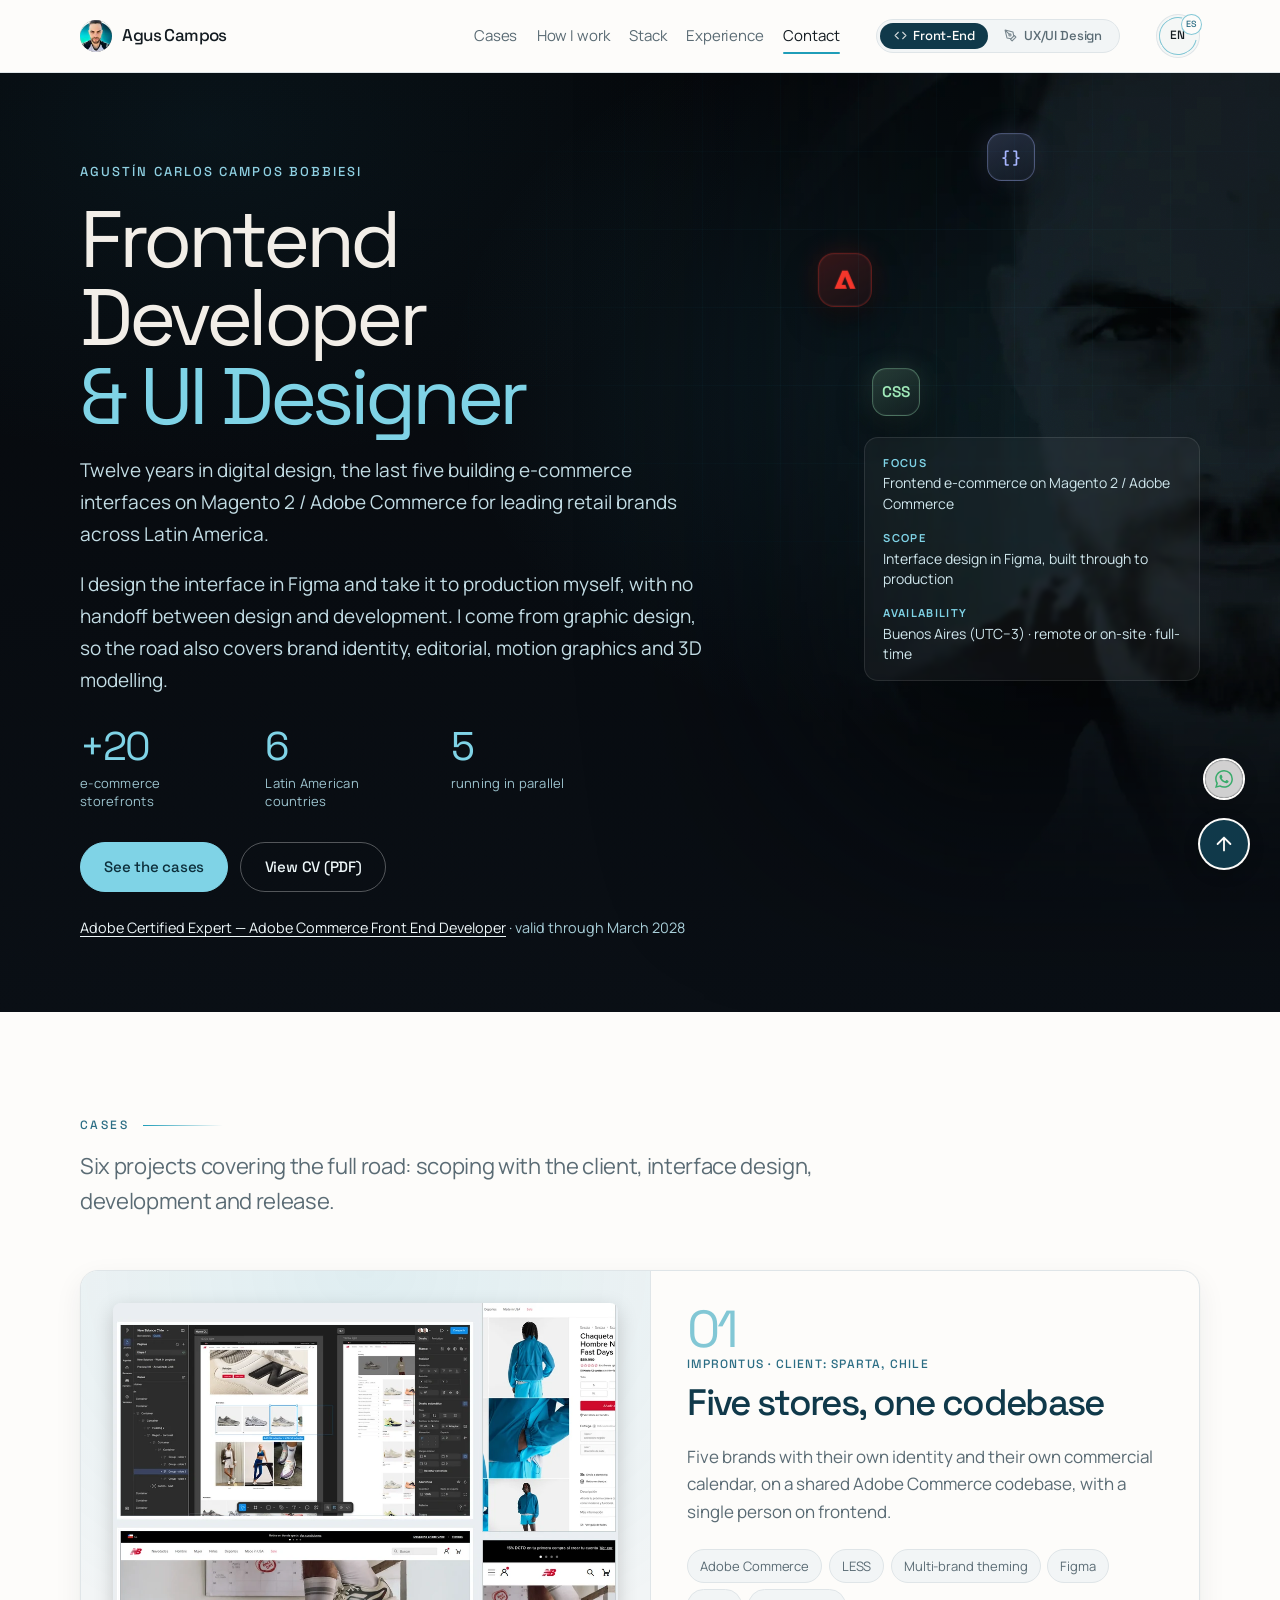
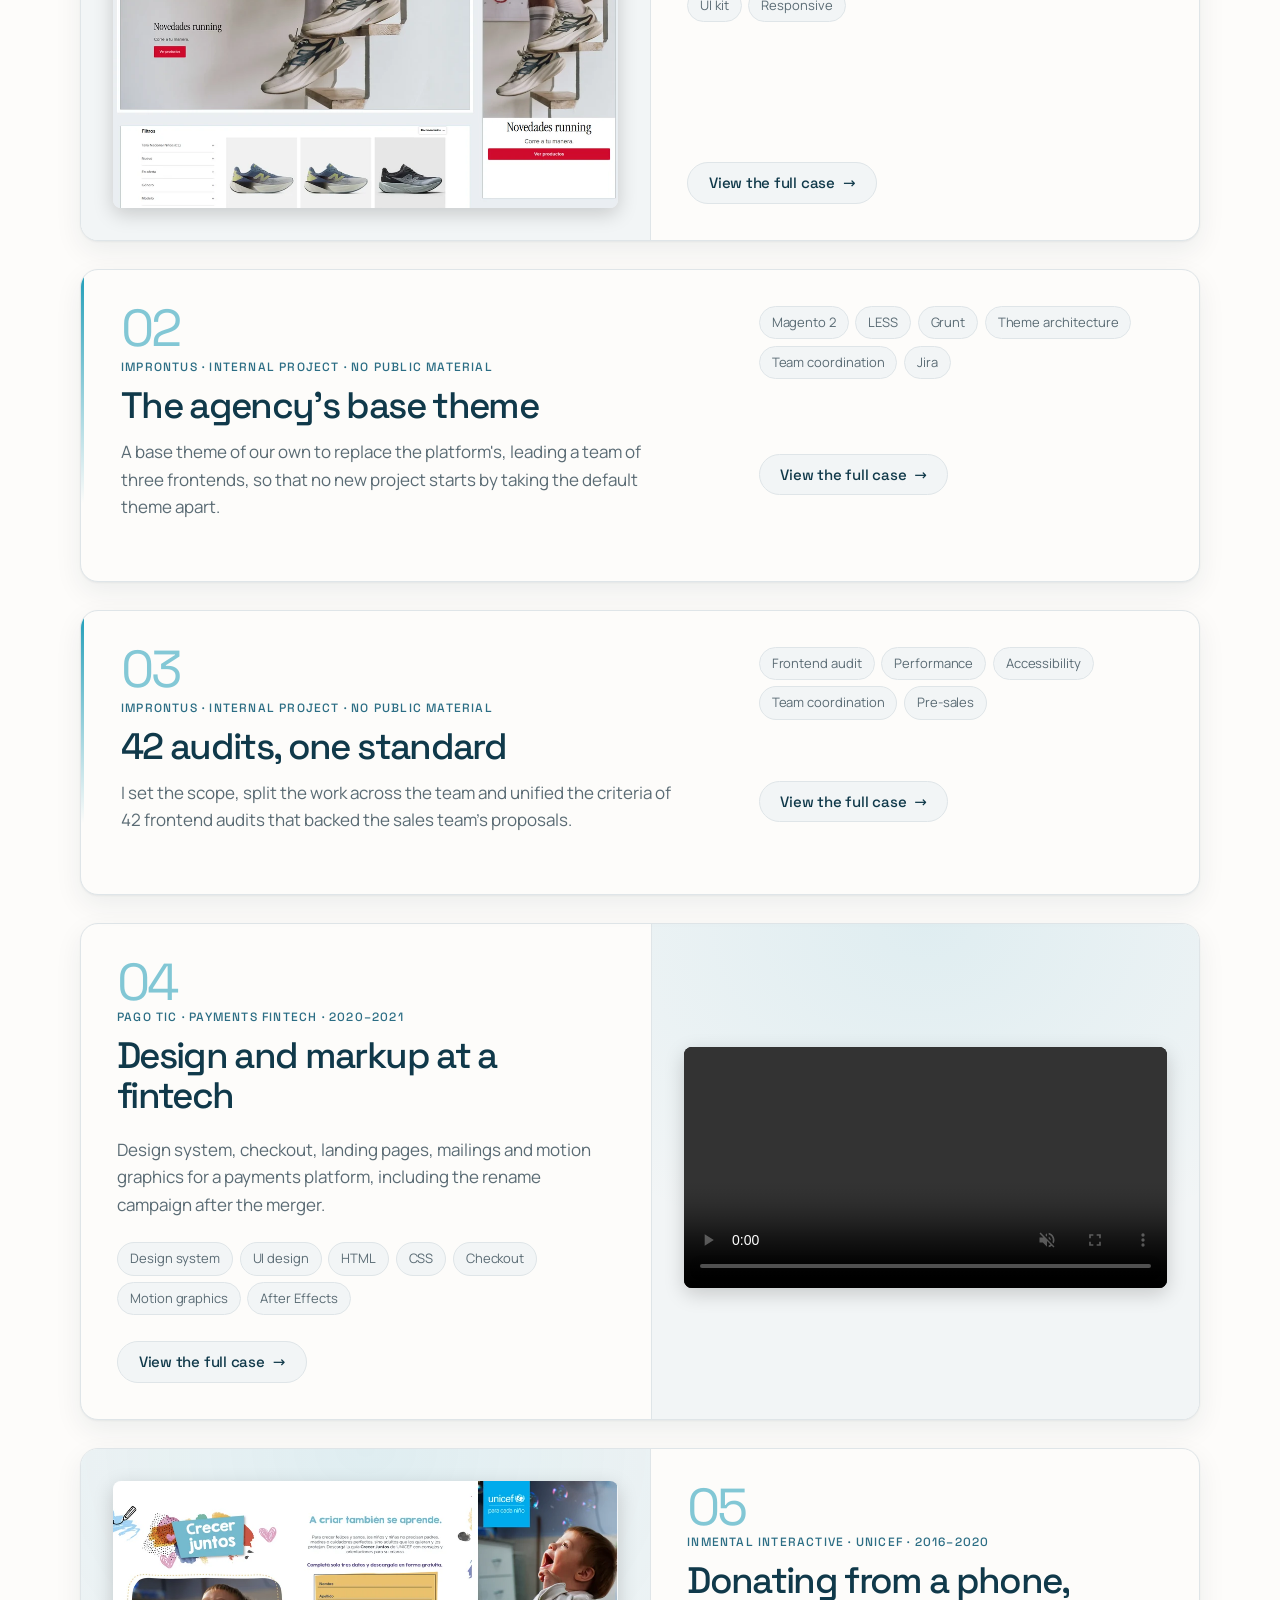
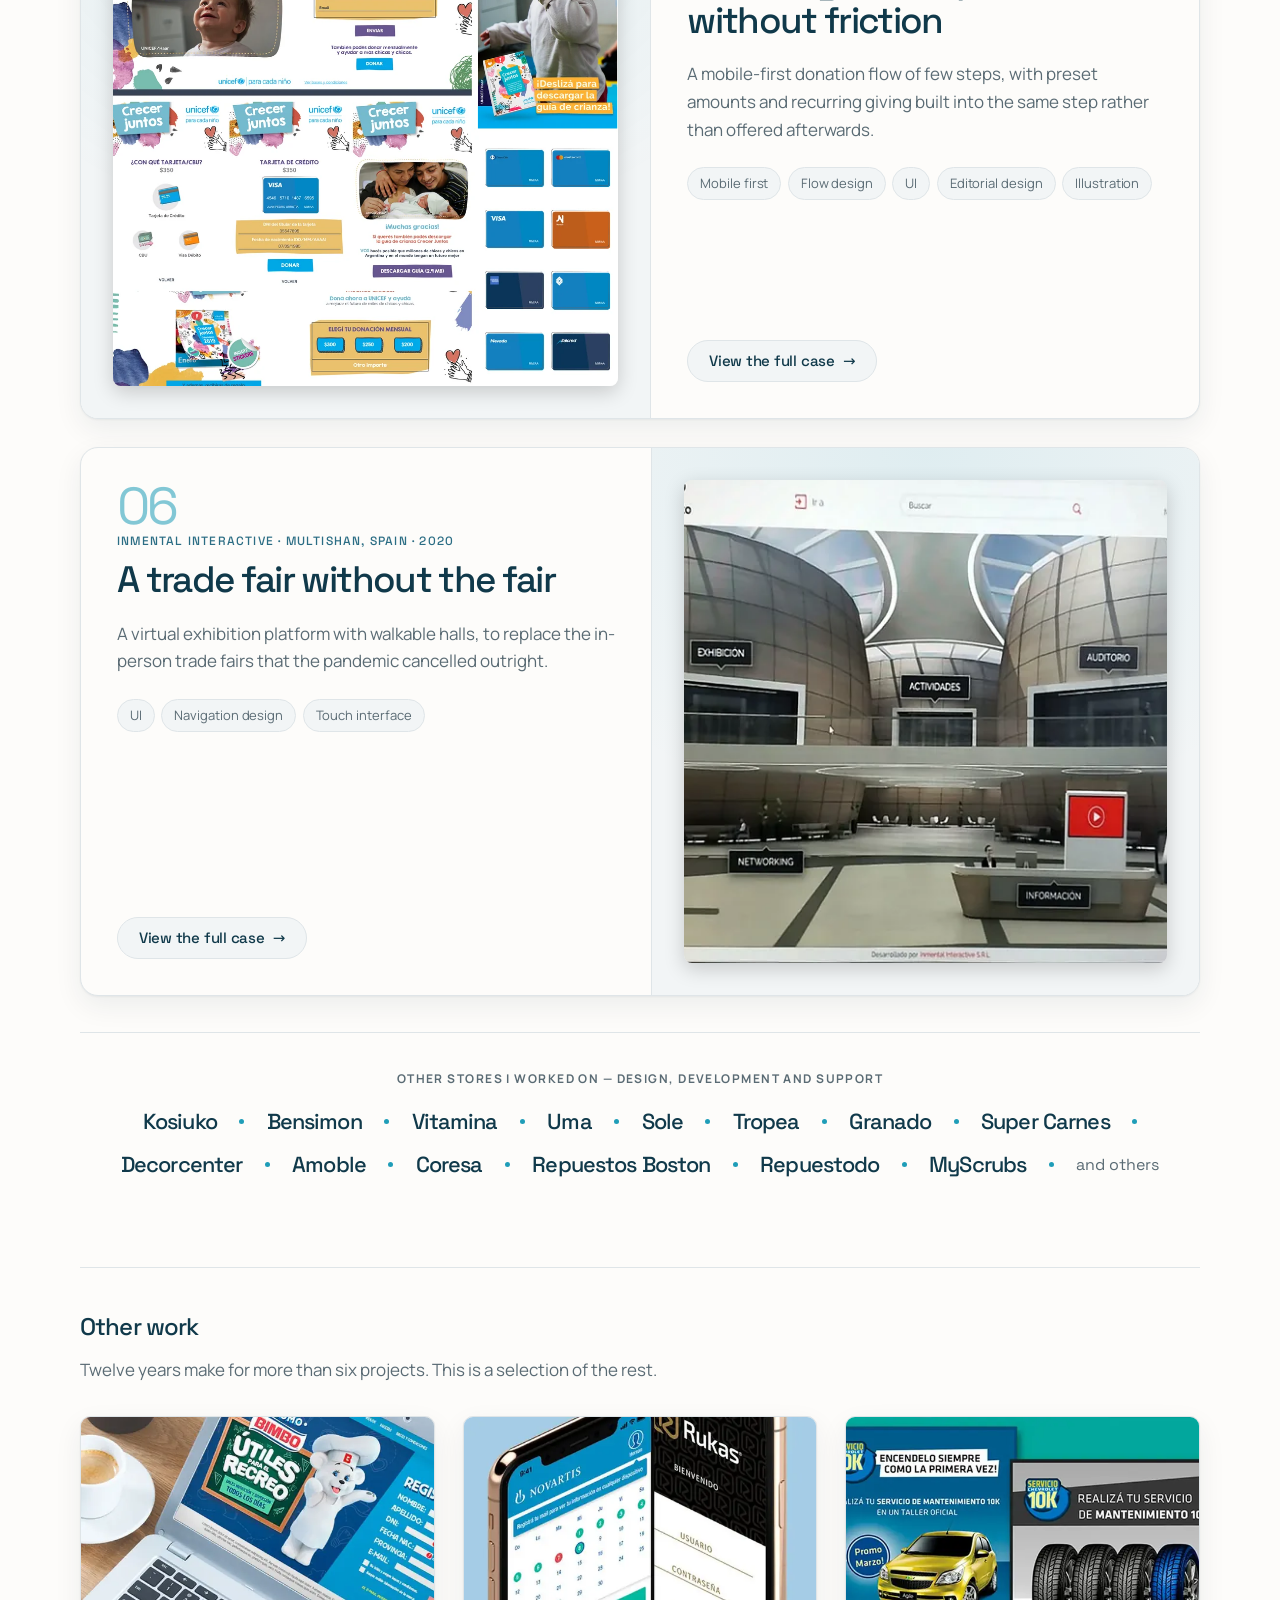
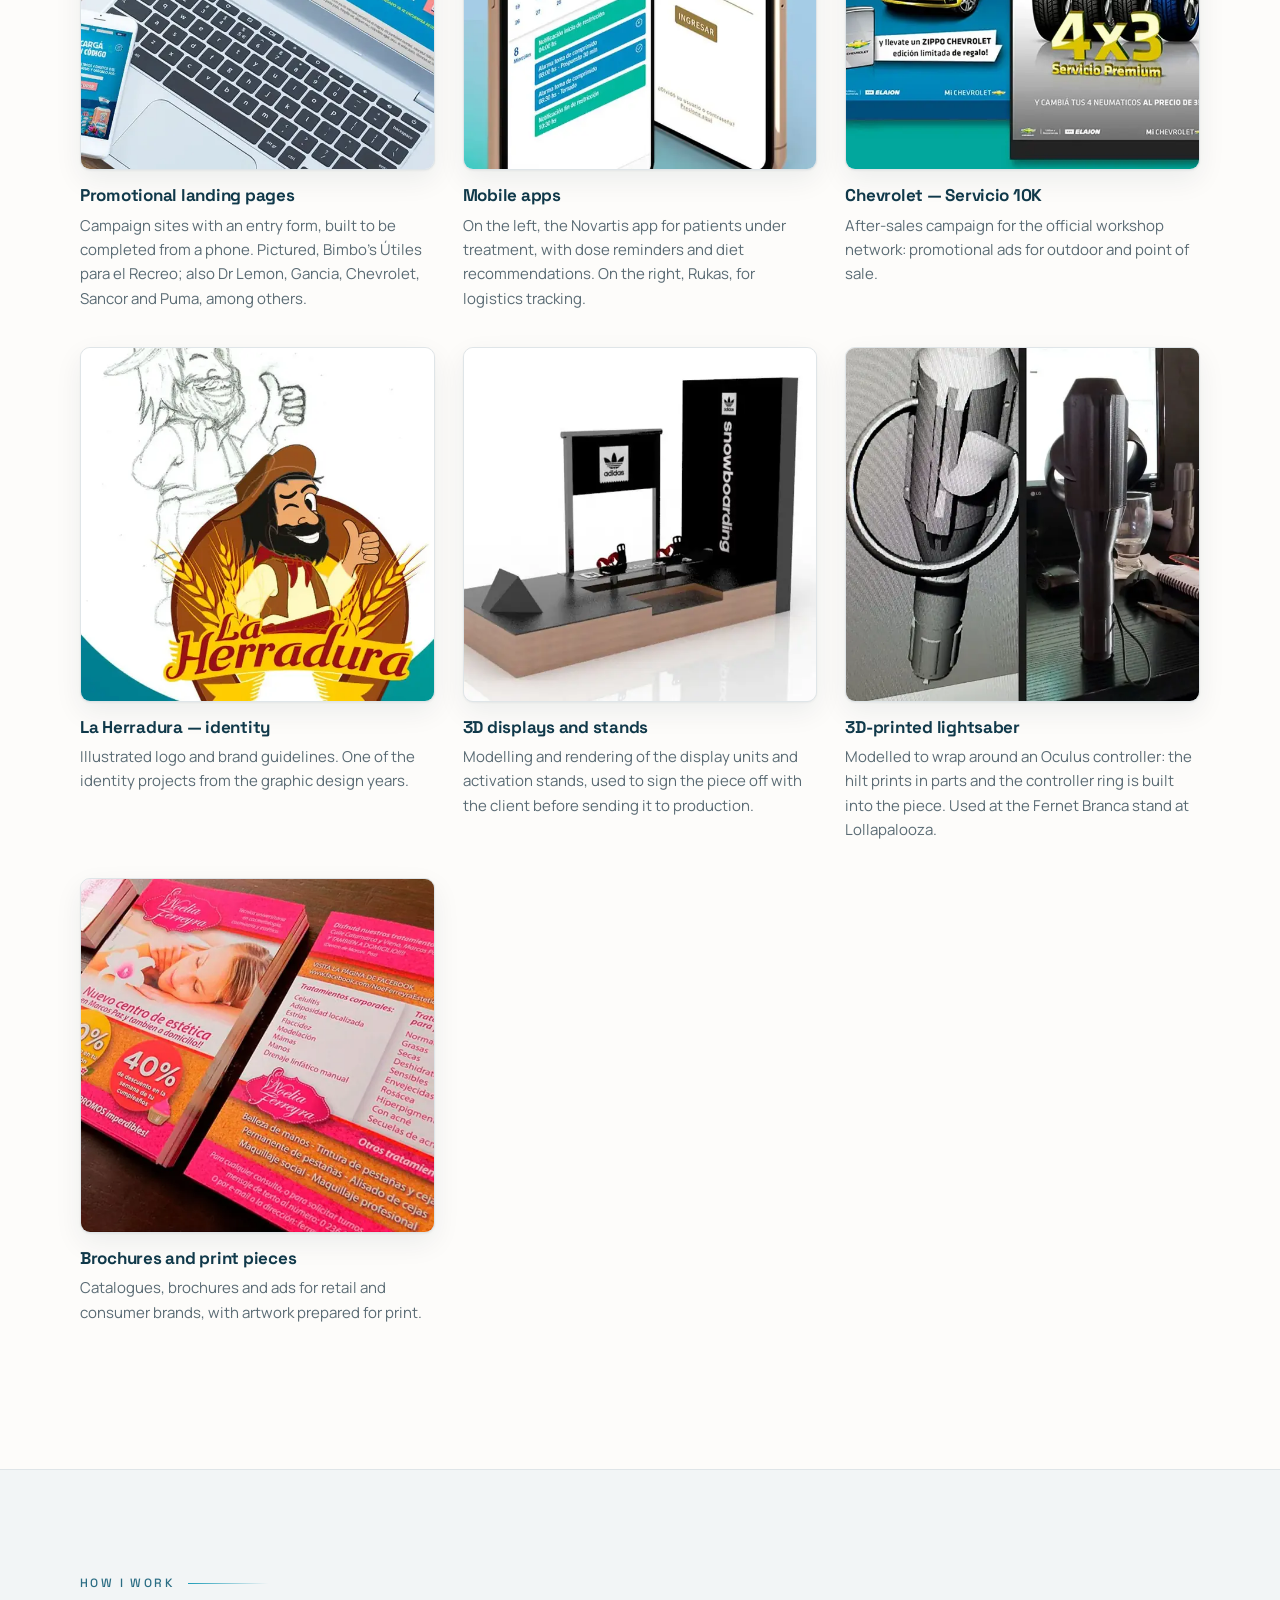
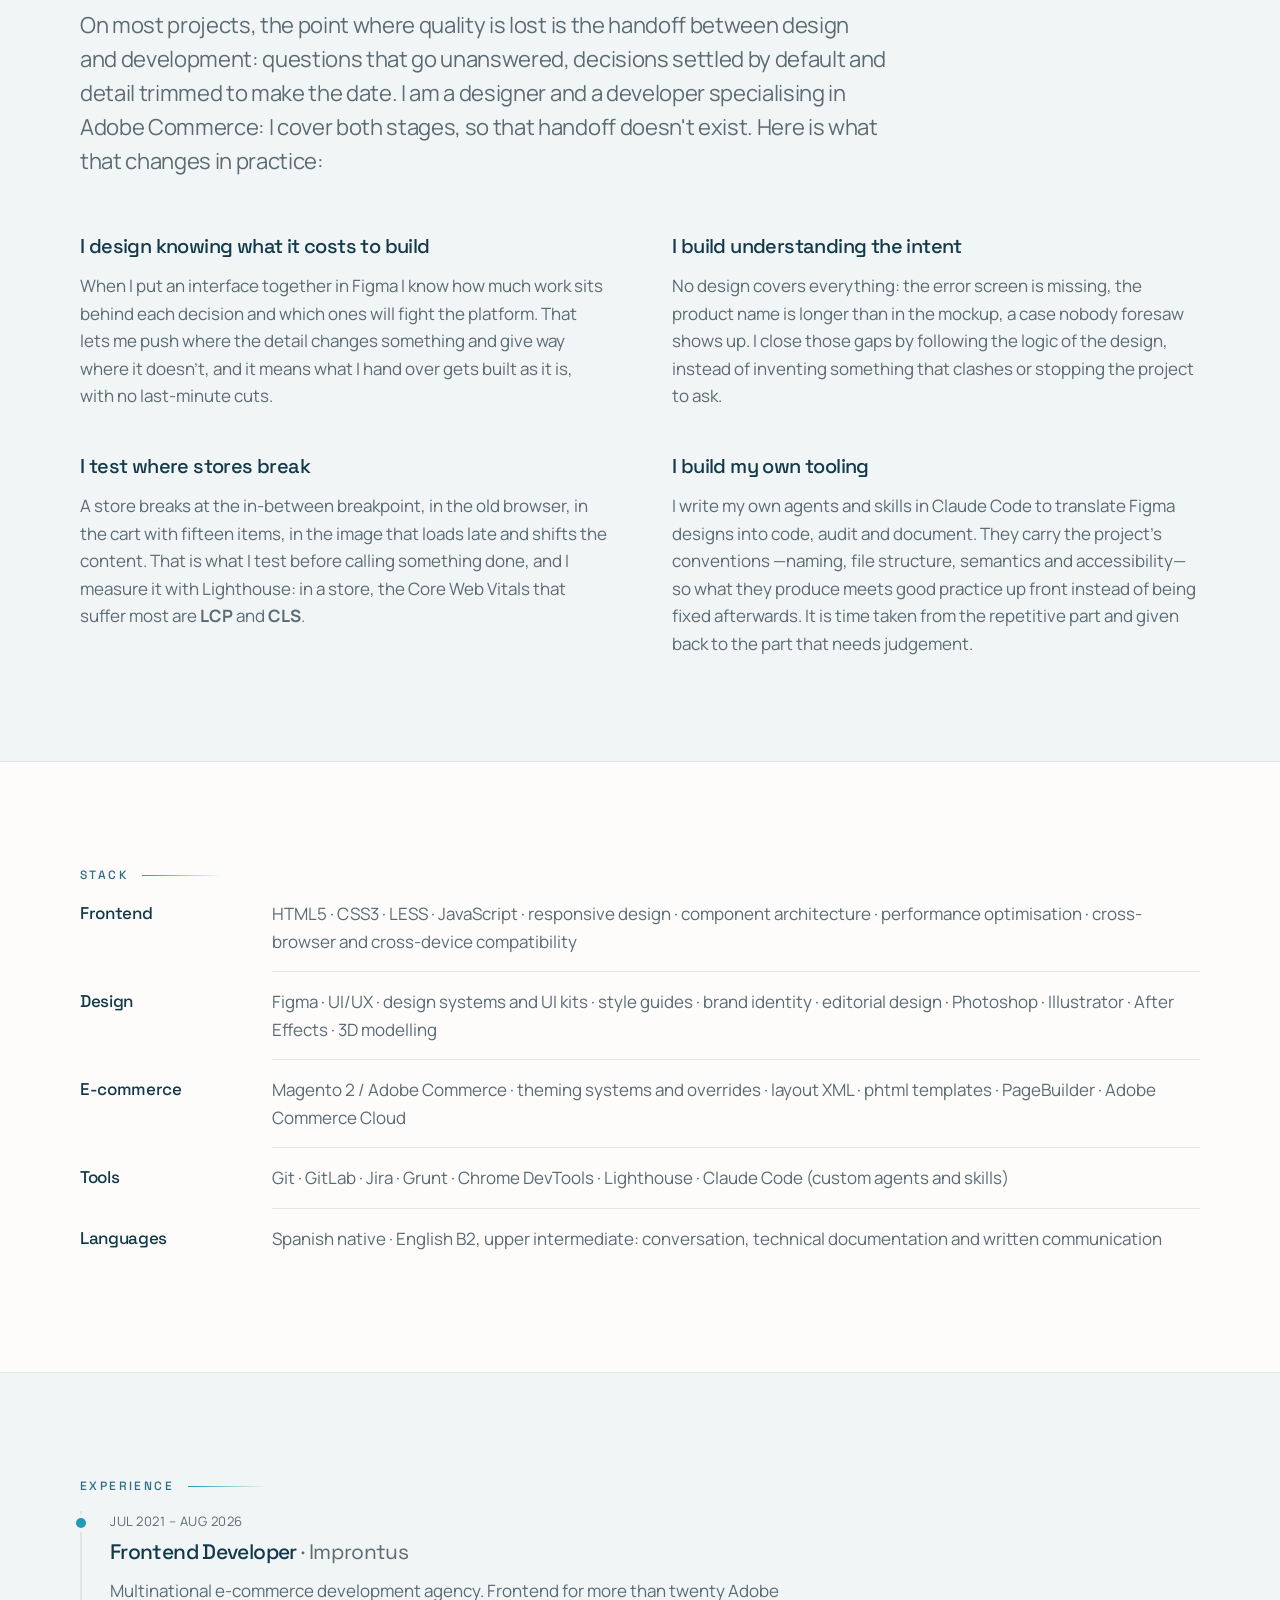
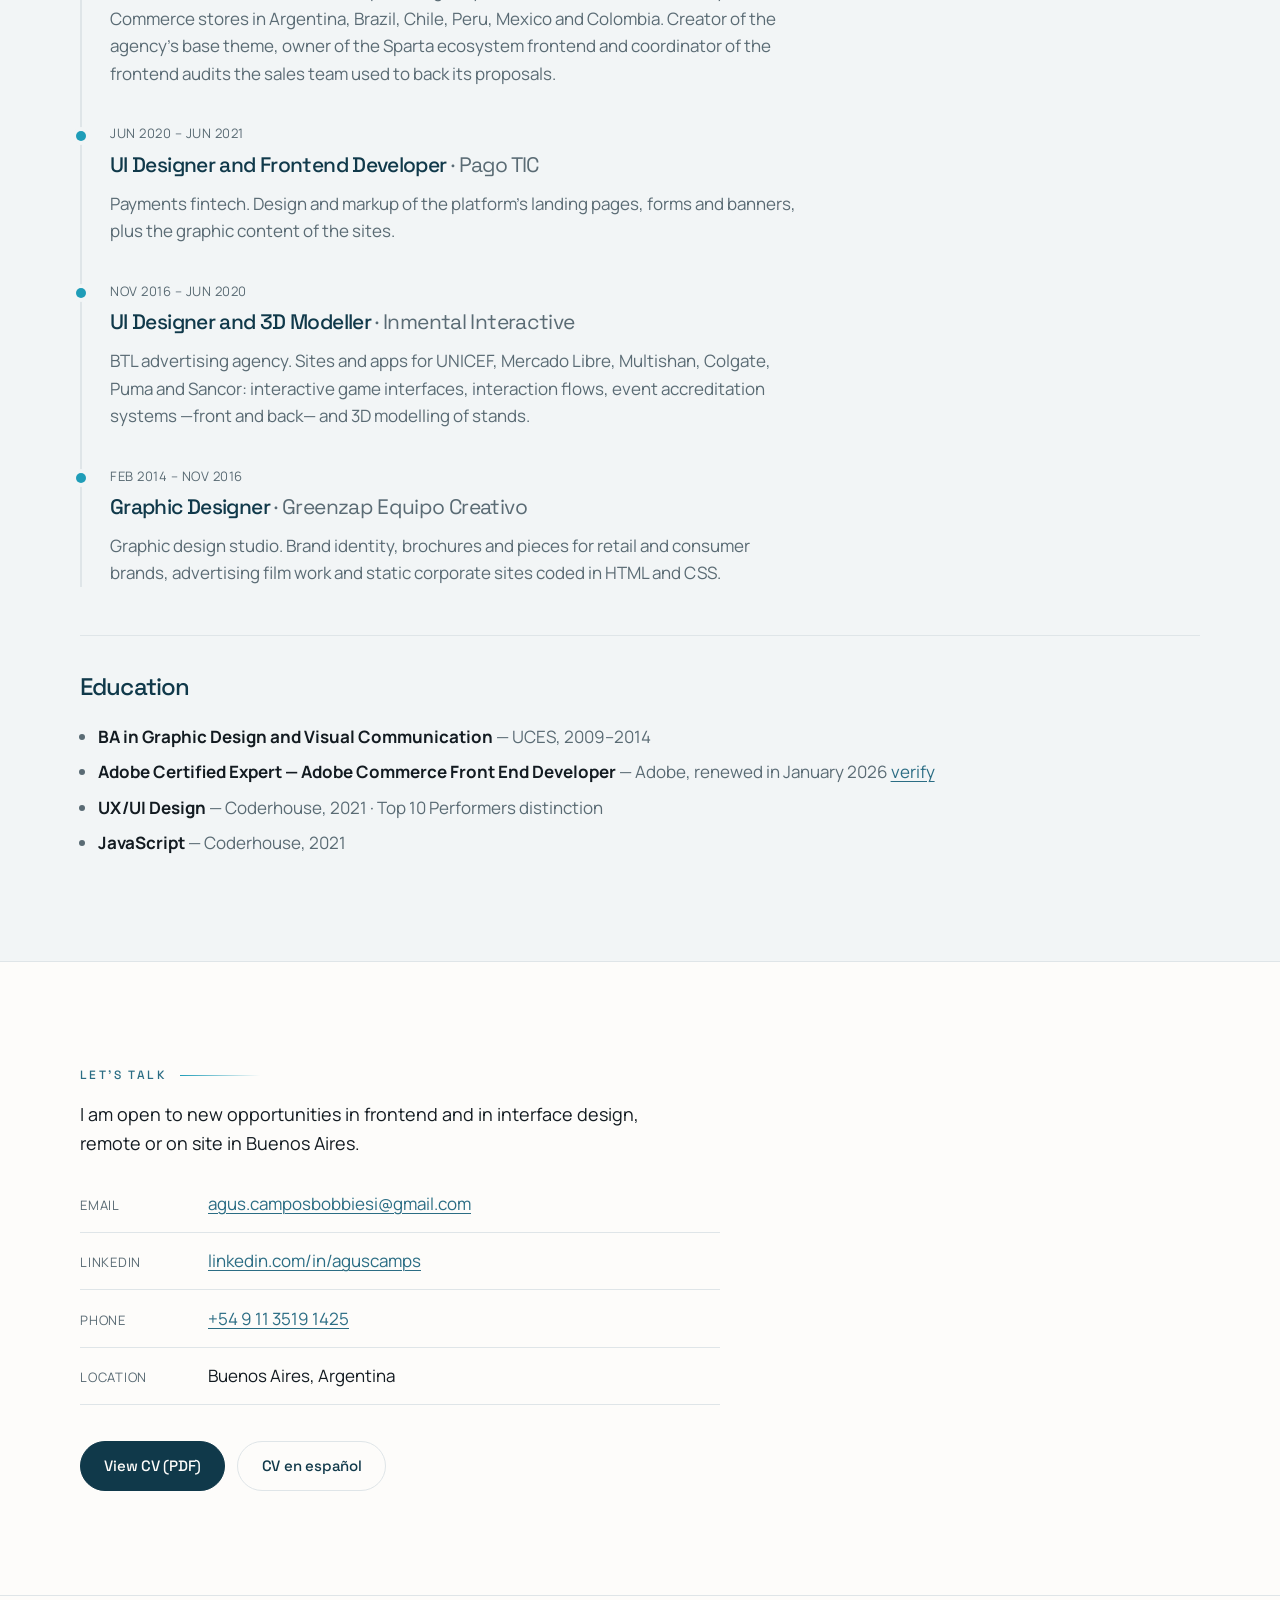
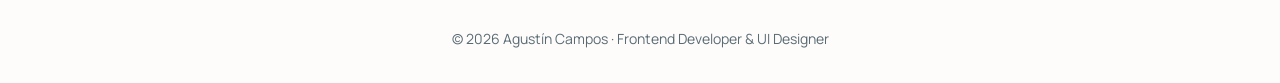
<file: en/index.html>
<!DOCTYPE html>
<html lang="en">
<head>
<meta charset="utf-8">
<meta name="viewport" content="width=device-width, initial-scale=1">
<title>Agustín Campos — Frontend Developer &amp; UI Designer</title>
<meta name="description" content="Frontend developer specialising in Magento 2 / Adobe Commerce and interface designer. Multi-brand e-commerce case studies for retail across Latin America.">
<meta name="author" content="Agustín Campos">
<link rel="icon" href="../img/favicon.svg" type="image/svg+xml">
<link rel="preload" href="../fonts/spacegrotesk-latin.woff2" as="font" type="font/woff2" crossorigin>
<link rel="preload" href="../fonts/manrope-latin.woff2" as="font" type="font/woff2" crossorigin>
<link rel="stylesheet" href="../css/style.css">
<script>try{var t=localStorage.getItem("tema");if(t)document.documentElement.dataset.tema=t}catch(e){}</script>
<link rel="canonical" href="https://aguscamps.github.io/portfolio/en/">
<link rel="alternate" hreflang="es" href="https://aguscamps.github.io/portfolio/">
<link rel="alternate" hreflang="en" href="https://aguscamps.github.io/portfolio/en/">
<link rel="alternate" hreflang="x-default" href="https://aguscamps.github.io/portfolio/">

<meta property="og:type" content="website">
<meta property="og:title" content="Agustín Campos — Frontend Developer &amp; UI Designer">
<meta property="og:description" content="E-commerce frontend on Magento 2 / Adobe Commerce. Case studies, stack and experience.">
<meta property="og:image" content="../img/og.png">
</head>
<body>

<a class="skip" href="#content">Skip to content</a>

<header class="topbar">
  <div class="wrap topbar__in">
    <a class="brand" href="#home" aria-label="Agustín Campos — back to top">
      <img src="../img/foto-64.webp" width="64" height="64" alt="">
      <span>Agus&nbsp;Campos</span>
    </a>
    <button class="navtoggle" type="button" aria-expanded="false" aria-controls="nav" aria-label="Menu">
      <span class="navtoggle__box" aria-hidden="true"></span>
      <span class="navtoggle__txt">Menu</span>
    </button>
    <nav id="nav" class="nav" aria-label="Main">
      <div class="nav__cab">
        <p class="nav__kicker">Navigation</p>
        <button class="nav__cerrar" type="button" aria-label="Close the menu">
          <svg viewBox="0 0 24 24" width="20" height="20" aria-hidden="true" focusable="false">
            <path d="M6 6l12 12M18 6L6 18" fill="none" stroke="currentColor"
                  stroke-width="1.6" stroke-linecap="round"/>
          </svg>
        </button>
      </div>
      <ul>
        <li><a href="#cases"><i aria-hidden="true">01</i>Cases</a></li>
        <li><a href="#approach"><i aria-hidden="true">02</i>How I work</a></li>
        <li><a href="#stack"><i aria-hidden="true">03</i>Stack</a></li>
        <li><a href="#experience"><i aria-hidden="true">04</i>Experience</a></li>
        <li><a href="#contact"><i aria-hidden="true">05</i>Contact</a></li>
      </ul>
      <nav class="perfilsw" aria-label="Choose profile">
        <span aria-current="page"><svg viewBox="0 0 24 24" fill="none" stroke="currentColor" stroke-width="2" stroke-linecap="round" stroke-linejoin="round" aria-hidden="true"><path d="M16 18l6-6-6-6M8 6l-6 6 6 6"/></svg><span class="perfilsw__t">Front-End</span></span>
        <a href="diseno/"><svg viewBox="0 0 24 24" fill="none" stroke="currentColor" stroke-width="2" stroke-linecap="round" stroke-linejoin="round" aria-hidden="true"><path d="M12 19l7-7 3 3-7 7-3-3zM18 13l-1.5-7.5L2 2l3.5 14.5L13 18l5-5zM2 2l7.586 7.586"/><circle cx="11" cy="11" r="2"/></svg><span class="perfilsw__t">UX/UI Design</span></a>
      </nav>
      <div class="nav__pie">
        <p class="nav__lugar">Buenos Aires, Argentina · UTC−3</p>
        <p class="nav__links">
          <a href="../cv/CV-Agustin-Campos-EN.pdf" target="_blank" rel="noopener">View CV</a>
          <a href="https://linkedin.com/in/aguscamps" target="_blank" rel="noopener">LinkedIn</a>
        </p>
      </div>
    </nav>
    <a class="lang" href="../index.html" hreflang="es"
       lang="es" aria-label="EN / ES · Cambiar a español">
      <span class="lang__actual" aria-hidden="true">EN</span>
      <span class="lang__otro" aria-hidden="true">ES</span>
    </a>
  </div>
</header>

<main id="content">

  <!-- ─────────────────────────────  HERO  ───────────────────────────── -->
  <section class="hero" id="home">
    <div class="hero__rostro" aria-hidden="true">
      <picture>
        <source media="(max-width: 900px)" srcset="[data-uri]">
        <img src="../img/hero-fondo.webp" width="1500" height="1250" fetchpriority="high"
             srcset="../img/hero-fondo-900.webp 900w, ../img/hero-fondo.webp 1500w"
             sizes="72vw" alt="">
      </picture>
    </div>
  <ul class="orbe" aria-hidden="true">
    <li class="orbe__i" data-k=".14" style="--x:66%; --y:22%; --w:3.4rem; --c:#f4362b; --t:7s; --d:0s; --r:-5deg"><span><svg viewBox="0 0 24 24" width="22" height="22" fill="currentColor" aria-hidden="true"><path d="M9.15 1.85H15.15L23.65 21.85H17.65L12.15 8.35L8.65 17.35H12.65L14.15 21.85H0.65Z"/></svg></span></li>
    <li class="orbe__i" data-k=".22" style="--x:79%; --y:9%; --w:3rem; --c:#a8b6ff; --t:8.5s; --d:.6s; --r:6deg"><span>{ }</span></li>
    <li class="orbe__i" data-k=".26" style="--x:70%; --y:34%; --w:3rem; --c:#9fe8b8; --t:8s; --d:.9s; --r:5deg"><span>CSS</span></li>
  </ul>
    <div class="wrap hero__in">
      <div class="hero__txt">
      <p class="hero__kicker">Agustín Carlos Campos Bobbiesi</p>
      <h1>Frontend Developer<br><span>&amp; UI Designer</span></h1>
      <p class="hero__lead">
        Twelve years in digital design, the last five building e-commerce interfaces on
        Magento 2 / Adobe Commerce for leading retail brands across Latin America.
      </p>
      <p class="hero__lead">
        I design the interface in Figma and take it to production myself, with no handoff between
        design and development. I come from graphic design, so the road also covers brand identity,
        editorial, motion graphics and 3D modelling.
      </p>
      <ul class="hero__facts">
        <li><b>+20</b><span>e-commerce storefronts</span></li>
        <li><b>6</b><span>Latin American countries</span></li>
        <li><b>5</b><span>running in parallel</span></li>
      </ul>
      <p class="hero__cta">
        <a class="btn btn--primary" href="#cases">See the cases</a>
        <a class="btn" href="../cv/CV-Agustin-Campos-EN.pdf" target="_blank" rel="noopener">View CV (PDF)</a>
      </p>
      <p class="hero__cert">
        <a href="https://certification.adobe.com/credential/verify/62203fce-1300-43aa-aa28-fe6fe5e96310" target="_blank" rel="noopener">
          Adobe Certified Expert — Adobe Commerce Front End Developer</a>
        <span>· valid through March 2028</span>
      </p>
      </div>
      <dl class="hero__panel">
        <dt>Focus</dt>
        <dd>Frontend e-commerce on Magento&nbsp;2 / Adobe Commerce</dd>
        <dt>Scope</dt>
        <dd>Interface design in Figma, built through to production</dd>
        <dt>Availability</dt>
        <dd>Buenos Aires (UTC−3) · remote or on-site · full-time</dd>
      </dl>
    </div>
  </section>

  <!-- ─────────────────────────────  CASES  ──────────────────────────── -->
  <section class="section" id="cases">
    <div class="wrap">
      <h2 class="sect__h">Cases</h2>
      <p class="sect__intro">
        Six projects covering the full road: scoping with the client, interface design, development
        and release.
      </p>

      <!-- CASE 1 -->
        <p class="casos__desliza">Swipe through the 6 projects</p>
      <div class="casos__pista">
      <article class="case" id="case-sparta">
        <div class="case__media">
          <figure>
            <img src="../img/nb-mosaico.webp"
                 srcset="../img/nb-mosaico-800.webp 800w, ../img/nb-mosaico.webp 1600w" sizes="(max-width: 900px) 92vw, 1200px" width="1600" height="1000" loading="lazy"
                 alt="Mosaic of the New Balance Chile project. At the centre, the Figma file with the home design next to the product listing, and below it the home page published at newbalance.cl. Around them, the listing, the product page and the mobile version.">
            <figcaption>New Balance Chile — the Figma design and the live site.</figcaption>
          </figure>
          <figure>
            <img src="../img/nb-figma.webp"
                 srcset="../img/nb-figma-960.webp 960w, ../img/nb-figma.webp 1920w" sizes="(max-width: 900px) 92vw, 1200px" width="1920" height="1048" loading="lazy"
                 alt="The New Balance Chile file in Figma: the layer tree shows the home structure with its named containers, and the right-hand panel the auto layout properties and spacing.">
            <figcaption>The Figma file: named layers, nested containers and auto layout.</figcaption>
          </figure>
          <figure>
            <a href="https://www.newbalance.cl" target="_blank" rel="noopener" data-ver="View the site ↗">
              <img src="../img/newbalance-home.webp"
                   srcset="../img/newbalance-home-800.webp 800w, ../img/newbalance-home.webp 1600w" sizes="(max-width: 900px) 92vw, 1200px" width="1600" height="1000" loading="lazy"
                   alt="Home page of newbalance.cl, the official New Balance store in Chile: running banner and a grid of featured trainers.">
            </a>
            <figcaption>newbalance.cl — open the site</figcaption>
          </figure>
          <figure>
            <img src="../img/sp-mosaico.webp"
                 srcset="../img/sp-mosaico-800.webp 800w, ../img/sp-mosaico.webp 1600w" sizes="(max-width: 900px) 92vw, 1200px" width="1600" height="1000" loading="lazy"
                 alt="Mosaic of the Sparta project. At the centre, the Figma file with the catalogue and trainers landing, and below it the home page published at sparta.cl with its brand carousel. Around them, a product page, the mobile version and the category entry points.">
            <figcaption>Sparta — I designed the catalogue and the trainers landing.</figcaption>
          </figure>
          <figure>
            <img src="../img/sp-figma.webp"
                 srcset="../img/sp-figma-960.webp 960w, ../img/sp-figma.webp 1920w" sizes="(max-width: 900px) 92vw, 1200px" width="1920" height="1048" loading="lazy"
                 alt="The Sparta file in Figma: in the layers, the catalogue with its product components; on the canvas, the trainers landing and the catalogue page with filters.">
            <figcaption>The Figma file: the catalogue, its product components and the landing.</figcaption>
          </figure>
          <figure>
            <a href="https://www.sparta.cl" target="_blank" rel="noopener" data-ver="View the site ↗">
              <img src="../img/sparta-home.webp"
                   srcset="../img/sparta-home-800.webp 800w, ../img/sparta-home.webp 1600w" sizes="(max-width: 900px) 92vw, 1200px" width="1600" height="1000" loading="lazy"
                   alt="sparta.cl home page: navigation by sport, a campaign banner and a carousel of catalogue brands.">
            </a>
            <figcaption>sparta.cl — open the site</figcaption>
          </figure>
        </div>
        <div class="case__body">
          <p class="case__num" aria-hidden="true">01</p>
          <p class="case__meta">Improntus · Client: Sparta, Chile</p>
          <h3>Five stores, one codebase</h3>
          <p class="case__resumen">Five brands with their own identity and their own commercial calendar, on a shared Adobe Commerce codebase, with a single person on frontend.</p>


          <div class="case__detalle">
          <dl class="facts">
            <dt>Context</dt>
            <dd>Sparta runs the sports retail of five brands in Chile —Sparta, New Balance, Head,
              Speedo and Trek—, each with its own store, identity and commercial calendar, on a
              shared Adobe Commerce codebase.</dd>

            <dt>The problem</dt>
            <dd>Two of the stores needed a new theme and the other three were still running the
              theme inherited from the previous agency. Anything touched in the shared codebase
              —an improvement, a module, an infrastructure change— had to keep working in both
              worlds at once.</dd>

            <dt>What I did</dt>
            <dd>I took ownership of the frontend for all five stores. For <b>New Balance Chile</b> I
              designed the entire interface in Figma and built the theme from scratch; for
              <b>Sparta</b> I took part in the page design and also built the theme from scratch. On
              <b>Head, Speedo and Trek</b> I worked on the inherited theme: adapting the code to the
              site's new infrastructure, fixing pre-existing issues and rolling out the improvements
              and modules shared across every store. I also built the UI kits that became the single
              source of truth between design and development.</dd>

            <dt>Outcome</dt>
            <dd>Two new sites in production with distinct identities, and three inherited ones kept
              running and up to date without a rebuild. Five stores in parallel, with one person on
              frontend.</dd>
          </dl>
          <p class="case__links">
            <a href="https://www.sparta.cl" target="_blank" rel="noopener">sparta.cl</a>
            <a href="https://www.newbalance.cl" target="_blank" rel="noopener">newbalance.cl</a>
          </p>
          </div>

          <ul class="tags">
            <li>Adobe Commerce</li><li>LESS</li><li>Multi-brand theming</li><li>Figma</li>
            <li>UI kit</li><li>Responsive</li>
          </ul>
          <p class="case__acciones">
            <button class="case__abrir" type="button">View the full case</button>
          </p>
        </div>
      </article>

      <!-- CASE 2 -->
      <article class="case case--full" id="case-theme">
        <div class="case__body">
          <div class="case__head">
            <p class="case__num" aria-hidden="true">02</p>
            <p class="case__meta">Improntus · Internal project · No public material</p>
            <h3>The agency's base theme</h3>
          <p class="case__resumen">A base theme of our own to replace the platform's, leading a team of three frontends, so that no new project starts by taking the default theme apart.</p>
          </div>


          <div class="case__detalle">
          <dl class="facts">
            <div>
              <dt>Context</dt>
              <dd>Every Magento project starts from the platform's default theme, built to
                demo rather than to ship. Each new store began by taking it apart.</dd>
            </div>
            <div>
              <dt>The problem</dt>
              <dd>The frontend team repeated the same groundwork on every project and tripped over
                the same native platform bugs, project after project.</dd>
            </div>
            <div>
              <dt>What I did</dt>
              <dd>I built the agency's own base theme to replace it, aimed at cutting
                markup time for the whole team: I simplified the variable system, brought in Grunt
                webfonts for the custom icon typefaces and fixed at the root the native bugs we had
                been patching one by one. <b>I led the project with a team of three frontend
                developers:</b> I set the scope, created and distributed the tasks by sprint in
                Jira, explained the goals and reviewed every delivery, while taking markup tasks in
                parallel.</dd>
            </div>
            <div>
              <dt>Outcome</dt>
              <dd>A shared base adopted by the team, with less start-up time per project and the
                known bugs solved up front.</dd>
            </div>
          </dl>
          </div>

          <ul class="tags">
            <li>Magento 2</li><li>LESS</li><li>Grunt</li><li>Theme architecture</li>
            <li>Team coordination</li><li>Jira</li>
          </ul>
          <p class="case__acciones">
            <button class="case__abrir" type="button">View the full case</button>
          </p>
        </div>
      </article>

      <!-- CASE 3 -->
      <article class="case case--full" id="case-audits">
        <div class="case__body">
          <div class="case__head">
            <p class="case__num" aria-hidden="true">03</p>
            <p class="case__meta">Improntus · Internal project · No public material</p>
            <h3>42 audits, one standard</h3>
          <p class="case__resumen">I set the scope, split the work across the team and unified the criteria of 42 frontend audits that backed the sales team's proposals.</p>
          </div>


          <div class="case__detalle">
          <dl class="facts">
            <div>
              <dt>Context</dt>
              <dd>The sales team needed technical arguments on two fronts: convincing prospects and
                selling improvements to the clients we already had.</dd>
            </div>
            <div>
              <dt>The problem</dt>
              <dd>Auditing dozens of sites is beyond one person, and the reports had to come out to
                a single standard: if each one measures different things, they are no use for
                comparing or for backing a proposal in front of a client.</dd>
            </div>
            <div>
              <dt>What I did</dt>
              <dd>I defined the scope of the audit —performance, responsive, accessibility and code
                quality— and <b>took the coordination</b>: I kept track of them in a spreadsheet,
                distributed the audits across the team, reviewed and edited every delivery so they
                all spoke the same language, and escalated them to management. I ran a good share of
                them myself.</dd>
            </div>
            <div>
              <dt>Outcome</dt>
              <dd><b>42 audits</b>: 18 for prospects and 24 for the existing client base. Among the
                prospects were <b>Sparta</b> and <b>Granado</b>, which later became clients of the
                agency; the Sparta ecosystem ended up being mine to own.</dd>
            </div>
          </dl>
          </div>

          <ul class="tags">
            <li>Frontend audit</li><li>Performance</li><li>Accessibility</li>
            <li>Team coordination</li><li>Pre-sales</li>
          </ul>
          <p class="case__acciones">
            <button class="case__abrir" type="button">View the full case</button>
          </p>
        </div>
      </article>


      <!-- CASE 4 -->
      <article class="case case--alt" id="case-pagotic">
        <div class="case__media">
          <figure>
            <video src="../video/pagotic-rebrand.mp4" width="1280" height="720"
                   controls muted loop playsinline preload="metadata"></video>
            <figcaption>Pago TIC — the transition from PayperTIC and +Simple to Pago TIC, animated
              in After Effects</figcaption>
          </figure>
        </div>
        <div class="case__body">
          <p class="case__num" aria-hidden="true">04</p>
          <p class="case__meta">Pago TIC · Payments fintech · 2020–2021</p>
          <h3>Design and markup at a fintech</h3>
          <p class="case__resumen">Design system, checkout, landing pages, mailings and motion graphics for a payments platform, including the rename campaign after the merger.</p>


          <div class="case__detalle">
          <dl class="facts">
            <dt>Context</dt>
            <dd><b>PayperTIC</b> is a payments platform. I worked on the design team, owning the
              company's graphic and interface design, and I also coded the campaign landing pages,
              forms and banners in HTML and CSS. The rest of the frontend was handled by the
              development team.</dd>

            <dt>The work</dt>
            <dd>I built the company's interface <b>design system</b>. On top of that: campaign
              landing pages with forms, the checkout of the payments platform,
              visual improvements to the back-office and front-office screens, banners and social
              media pieces, and the HTML markup of the mailings. Plus motion graphics: promotional
              videos and material for internal training.</dd>

            <dt>The merger</dt>
            <dd>Towards the end of my time there, PayperTIC merged with <b>+Simple</b> and the
              company was renamed Pago TIC. I produced the pieces for the rename campaign, among
              them the transition from one logo to the other, animated in After Effects.</dd>
          </dl>
          </div>

          <ul class="tags">
            <li>Design system</li><li>UI design</li><li>HTML</li><li>CSS</li>
            <li>Checkout</li><li>Motion graphics</li><li>After Effects</li>
          </ul>
          <p class="case__acciones">
            <button class="case__abrir" type="button">View the full case</button>
          </p>
        </div>
      </article>

      <!-- CASE 5 -->
      <article class="case" id="case-unicef">
        <div class="case__media">
          <figure>
            <img src="../img/unicef-mosaico.webp"
                 srcset="../img/unicef-mosaico-800.webp 800w, ../img/unicef-mosaico.webp 1600w" sizes="(max-width: 900px) 92vw, 1200px" width="1600" height="1000" loading="lazy"
                 alt="Mosaic of the project: the Crecer Juntos campaign site on desktop, the donation flow screens on a phone, the nine illustrated credit cards from the payment selector, the Instagram story and the mailing.">
            <figcaption>The site, the donation flow and the campaign pieces</figcaption>
          </figure>
          <figure>
            <img src="../img/unicef-flujo.webp"
                 srcset="../img/unicef-flujo-960.webp 960w, ../img/unicef-flujo.webp 1600w" sizes="(max-width: 900px) 92vw, 1200px" width="1600" height="570" loading="lazy"
                 alt="The five screens of the flow on a phone: the landing with three fields, choosing the monthly amount, choosing the payment method, the card details and the thank you with the guide download.">
            <figcaption>The whole flow: three fields, amount, payment method and the guide as a thank you</figcaption>
          </figure>
          <figure>
            <img src="../img/unicef-campania.webp"
                 srcset="../img/unicef-campania-960.webp 960w, ../img/unicef-campania.webp 1600w" sizes="(max-width: 900px) 92vw, 1200px" width="1600" height="900" loading="lazy"
                 alt="Social campaign pieces: five vertical Instagram stories for Crecer Juntos and Aprendé Jugando, a square feed post and two Facebook pieces.">
            <figcaption>The story and feed pieces that drove traffic to the site</figcaption>
          </figure>
          <figure>
            <img src="../img/unicef-pieza.webp"
                 srcset="../img/unicef-pieza-800.webp 800w, ../img/unicef-pieza.webp 1600w" sizes="(max-width: 900px) 92vw, 1200px" width="1600" height="1000" loading="lazy"
                 alt="UNICEF activity book with illustrated games and mazes, shown open and from the cover.">
            <figcaption>The activity book given to donors</figcaption>
          </figure>
        </div>
        <div class="case__body">
          <p class="case__num" aria-hidden="true">05</p>
          <p class="case__meta">Inmental Interactive · UNICEF · 2016–2020</p>
          <h3>Donating from a phone, without friction</h3>
          <p class="case__resumen">A mobile-first donation flow of few steps, with preset amounts and recurring giving built into the same step rather than offered afterwards.</p>


          <div class="case__detalle">
          <dl class="facts">
            <dt>Context</dt>
            <dd>UNICEF's fundraising and awareness site. Most of the traffic arrived from phones,
              driven by campaigns.</dd>

            <dt>The problem</dt>
            <dd>Donating is a decision that cools off fast: every extra field, every extra screen
              and every doubt about where the money goes costs donors.</dd>

            <dt>What I did</dt>
            <dd>I designed the site mobile first, with a simple, transparent payment flow: preset
              amounts so the user doesn't have to pick a figure from scratch, and the option of a
              recurring donation in that same step. The payment method selector was solved with
              original illustration: the nine cards on the market drawn one by one. I also designed
              the social and mailing campaigns that drove traffic to the site, and a downloadable,
              printable activity book given to donors as a gift.</dd>

            <dt>Outcome</dt>
            <dd>A donation path of few steps, readable on a small screen, with recurrence built into
              the flow instead of offered afterwards. The campaign pieces ran on UNICEF's accounts
              and on those of its ambassadors: one of the stories was published by Lionel Messi's
              account.</dd>
          </dl>
          </div>

          <ul class="tags">
            <li>Mobile first</li><li>Flow design</li><li>UI</li><li>Editorial design</li>
            <li>Illustration</li>
          </ul>
          <p class="case__acciones">
            <button class="case__abrir" type="button">View the full case</button>
          </p>
        </div>
      </article>

      <!-- CASE 6 -->
      <article class="case case--alt" id="case-multishan">
        <div class="case__media case__media--mosaico">
          <figure>
            <img src="../img/multishan-lobby.webp"
                 srcset="../img/multishan-lobby-800.webp 800w, ../img/multishan-lobby.webp 1600w" sizes="(max-width: 900px) 92vw, 640px" width="1600" height="1000" loading="lazy"
                 alt="Lobby of the virtual fair with signposted entrances across the space: exhibition, activities, auditorium, agenda, networking and information.">
            <figcaption>Multishan — lobby, with the entrance to each area</figcaption>
          </figure>
          <figure>
            <img src="../img/multishan-pabellon.webp"
                 srcset="../img/multishan-pabellon-800.webp 800w, ../img/multishan-pabellon.webp 1600w" sizes="(max-width: 900px) 92vw, 640px" width="1600" height="1000" loading="lazy"
                 alt="Hall of the virtual fair: an aisle with the brands' stands set up on both sides, under a metal truss ceiling.">
            <figcaption>Multishan — exhibition hall</figcaption>
          </figure>
          <figure>
            <img src="../img/multishan-stand.webp"
                 srcset="../img/multishan-stand-800.webp 800w, ../img/multishan-stand.webp 1600w" sizes="(max-width: 900px) 92vw, 640px" width="1600" height="1000" loading="lazy"
                 alt="Virtual stand of a motor brand: products on platforms, with information and 360-degree view hotspots across the space.">
            <figcaption>Multishan — brand stand, with the interactive hotspots</figcaption>
          </figure>
        </div>
        <div class="case__body">
          <p class="case__num" aria-hidden="true">06</p>
          <p class="case__meta">Inmental Interactive · Multishan, Spain · 2020</p>
          <h3>A trade fair without the fair</h3>
          <p class="case__resumen">A virtual exhibition platform with walkable halls, to replace the in-person trade fairs that the pandemic cancelled outright.</p>


          <div class="case__detalle">
          <dl class="facts">
            <dt>Context</dt>
            <dd>Multishan ran in-person exhibitions in Spain. The pandemic cancelled every one of
              them, and the whole business with them.</dd>

            <dt>The problem</dt>
            <dd>Moving to a screen something whose value was walking the place: wandering, stopping
              where something catches your eye and talking to the brand.</dd>

            <dt>What I did</dt>
            <dd>I designed a virtual exhibition platform with walkable halls: the visitor moves
              through the space and each brand's stand opens from interactive hotspots placed around
              the room. I also designed the interface of their fast-food self-ordering terminal.</dd>

            <dt>Outcome</dt>
            <dd>A working replacement for the in-person event during the period when there was no
              alternative.</dd>
          </dl>
          </div>

          <ul class="tags">
            <li>UI</li><li>Navigation design</li><li>Touch interface</li>
          </ul>
          <p class="case__acciones">
            <button class="case__abrir" type="button">View the full case</button>
          </p>
        </div>
      </article>
      </div>

      <!-- OTHER WORK -->
      <div class="marcas">
        <p class="marcas__label">Other stores I worked on &#8212; design, development and support</p>
        <ul class="marcas__list">
          <li>Kosiuko</li><li>Bensimon</li><li>Vitamina</li><li>Uma</li><li>Sole</li>
          <li>Tropea</li><li>Granado</li><li>Super Carnes</li><li>Decorcenter</li>
          <li>Amoble</li><li>Coresa</li><li>Repuestos Boston</li><li>Repuestodo</li>
          <li>MyScrubs</li><li class="marcas__mas">and others</li>
        </ul>
      </div>

      <div class="otros">
        <h3>Other work</h3>
        <p class="otros__intro">
          Twelve years make for more than six projects. This is a selection of the rest.
        </p>
        <p class="otros__desliza">Swipe to see all seven pieces</p>

        <ul class="grid-otros">
          <li>
            <figure>
              <img src="../img/otros-bimbo.webp"
                 srcset="../img/otros-bimbo-600.webp 600w, ../img/otros-bimbo.webp 900w" sizes="(max-width: 720px) 78vw, (max-width: 900px) 44vw, 320px" width="900" height="900" loading="lazy"
                   alt="Registration landing page for Bimbo's Útiles para el Recreo promotion, shown on a laptop and a phone.">
              <figcaption>
                <b>Promotional landing pages</b>
                Campaign sites with an entry form, built to be completed from a phone. Pictured,
                Bimbo's Útiles para el Recreo; also Dr Lemon, Gancia, Chevrolet, Sancor and Puma,
                among others.
              </figcaption>
            </figure>
          </li>
          <li>
            <figure>
              <img src="../img/otros-novartis.webp"
                 srcset="../img/otros-novartis-600.webp 600w, ../img/otros-novartis.webp 900w" sizes="(max-width: 720px) 78vw, (max-width: 900px) 44vw, 320px" width="900" height="900" loading="lazy"
                   alt="Two phones showing the screens of two apps: the dose schedule of the Novartis app and the login of the Rukas app.">
              <figcaption>
                <b>Mobile apps</b>
                On the left, the Novartis app for patients under treatment, with dose reminders and
                diet recommendations. On the right, Rukas, for logistics tracking.
              </figcaption>
            </figure>
          </li>
          <li>
            <figure>
              <img src="../img/otros-chevrolet.webp"
                 srcset="../img/otros-chevrolet-600.webp 600w, ../img/otros-chevrolet.webp 900w" sizes="(max-width: 720px) 78vw, (max-width: 900px) 44vw, 320px" width="900" height="900" loading="lazy"
                   alt="Two ads from Chevrolet's Servicio 10K campaign, with servicing and tyre promotions.">
              <figcaption>
                <b>Chevrolet — Servicio 10K</b>
                After-sales campaign for the official workshop network: promotional ads for outdoor
                and point of sale.
              </figcaption>
            </figure>
          </li>
          <li>
            <figure>
              <img src="../img/otros-herradura.webp"
                 srcset="../img/otros-herradura-600.webp 600w, ../img/otros-herradura.webp 900w" sizes="(max-width: 720px) 78vw, (max-width: 900px) 44vw, 320px" width="900" height="900" loading="lazy"
                   alt="Illustrated logo for La Herradura: a baker with a hat inside a horseshoe with wheat ears.">
              <figcaption>
                <b>La Herradura — identity</b>
                Illustrated logo and brand guidelines. One of the identity projects from the graphic
                design years.
              </figcaption>
            </figure>
          </li>
          <li>
            <figure>
              <img src="../img/otros-3d.webp"
                 srcset="../img/otros-3d-600.webp 600w, ../img/otros-3d.webp 900w" sizes="(max-width: 720px) 78vw, (max-width: 900px) 44vw, 320px" width="900" height="900" loading="lazy"
                   alt="3D render of an adidas Snowboarding point-of-sale display: wooden base, black top and a vertical branded panel.">
              <figcaption>
                <b>3D displays and stands</b>
                Modelling and rendering of the display units and activation stands, used to sign the
                piece off with the client before sending it to production.
              </figcaption>
            </figure>
          </li>
          <li>
            <figure>
              <img src="../img/otros-sable.webp"
                 srcset="../img/otros-sable-600.webp 600w, ../img/otros-sable.webp 900w" sizes="(max-width: 720px) 78vw, (max-width: 900px) 44vw, 320px" width="900" height="900" loading="lazy"
                   alt="On the left, the 3D model of the lightsaber hilt with the controller ring built in; on the right, the printed and assembled piece on a desk.">
              <figcaption>
                <b>3D-printed lightsaber</b>
                Modelled to wrap around an Oculus controller: the hilt prints in parts and the
                controller ring is built into the piece. Used at the Fernet Branca stand at
                Lollapalooza.
              </figcaption>
            </figure>
          </li>
          <li>
            <figure>
              <img src="../img/otros-greenzap.webp"
                 srcset="../img/otros-greenzap-600.webp 600w, ../img/otros-greenzap.webp 900w" sizes="(max-width: 720px) 78vw, (max-width: 900px) 44vw, 320px" width="900" height="900" loading="lazy"
                   alt="Printed brochures for a beauty clinic, laid out on a table.">
              <figcaption>
                <b>Brochures and print pieces</b>
                Catalogues, brochures and ads for retail and consumer brands, with artwork prepared
                for print.
              </figcaption>
            </figure>
          </li>
        </ul>

      </div>
    </div>
  </section>

  <!-- ────────────────────────────  APPROACH  ────────────────────────── -->
  <section class="section section--band" id="approach">
    <div class="wrap">
      <h2 class="sect__h">How I work</h2>
      <p class="sect__intro">
        On most projects, the point where quality is lost is the handoff between design and
        development: questions that go unanswered, decisions settled by default and detail trimmed
        to make the date. I am a designer and a developer specialising in Adobe Commerce: I cover
        both stages, so that handoff doesn't exist. Here is what that changes in practice:
      </p>
      <div class="cols4">
        <div>
          <h3>I design knowing what it costs to build</h3>
          <p>When I put an interface together in Figma I know how much work sits behind each
            decision and which ones will fight the platform. That lets me push where the detail
            changes something and give way where it doesn't, and it means what I hand over gets
            built as it is, with no last-minute cuts.</p>
        </div>
        <div>
          <h3>I build understanding the intent</h3>
          <p>No design covers everything: the error screen is missing, the product name is longer
            than in the mockup, a case nobody foresaw shows up. I close those gaps by following the
            logic of the design, instead of inventing something that clashes or stopping the project
            to ask.</p>
        </div>
        <div>
          <h3>I test where stores break</h3>
          <p>A store breaks at the in-between breakpoint, in the old browser, in the cart with
            fifteen items, in the image that loads late and shifts the content. That is what I test
            before calling something done, and I measure it with Lighthouse: in a store, the Core
            Web Vitals that suffer most are <b>LCP</b> and <b>CLS</b>.</p>
        </div>
        <div>
          <h3>I build my own tooling</h3>
          <p>I write my own agents and skills in Claude Code to translate Figma designs into code,
            audit and document. They carry the project's conventions —naming, file structure,
            semantics and accessibility— so what they produce meets good practice up front instead
            of being fixed afterwards. It is time taken from the repetitive part and given back to
            the part that needs judgement.</p>
        </div>
      </div>
    </div>
  </section>

  <!-- ─────────────────────────────  STACK  ──────────────────────────── -->
  <section class="section" id="stack">
    <div class="wrap">
      <h2 class="sect__h">Stack</h2>
      <dl class="stack">
        <dt>Frontend</dt>
        <dd>HTML5 · CSS3 · LESS · JavaScript · responsive design · component architecture ·
          performance optimisation · cross-browser and cross-device compatibility</dd>

        <dt>Design</dt>
        <dd>Figma · UI/UX · design systems and UI kits · style guides · brand identity ·
          editorial design · Photoshop · Illustrator · After Effects · 3D modelling</dd>

        <dt>E-commerce</dt>
        <dd>Magento 2 / Adobe Commerce · theming systems and overrides · layout XML ·
          phtml templates · PageBuilder · Adobe Commerce Cloud</dd>

        <dt>Tools</dt>
        <dd>Git · GitLab · Jira · Grunt · Chrome DevTools · Lighthouse ·
          Claude Code (custom agents and skills)</dd>

        <dt>Languages</dt>
        <dd>Spanish native · English B2, upper intermediate: conversation, technical documentation
          and written communication</dd>
      </dl>
    </div>
  </section>

  <!-- ──────────────────────────  EXPERIENCE  ────────────────────────── -->
  <section class="section section--band" id="experience">
    <div class="wrap">
      <h2 class="sect__h">Experience</h2>
      <ol class="timeline">
        <li>
          <p class="timeline__when">Jul 2021 – Aug 2026</p>
          <h3>Frontend Developer <span>· Improntus</span></h3>
          <p>Multinational e-commerce development agency. Frontend for more than twenty Adobe
            Commerce stores in Argentina, Brazil, Chile, Peru, Mexico and Colombia. Creator of the
            agency's base theme, owner of the Sparta ecosystem frontend and coordinator of the
            frontend audits the sales team used to back its proposals.</p>
        </li>
        <li>
          <p class="timeline__when">Jun 2020 – Jun 2021</p>
          <h3>UI Designer and Frontend Developer <span>· Pago TIC</span></h3>
          <p>Payments fintech. Design and markup of the platform's landing pages, forms and banners,
            plus the graphic content of the sites.</p>
        </li>
        <li>
          <p class="timeline__when">Nov 2016 – Jun 2020</p>
          <h3>UI Designer and 3D Modeller <span>· Inmental Interactive</span></h3>
          <p>BTL advertising agency. Sites and apps for UNICEF, Mercado Libre, Multishan, Colgate,
            Puma and Sancor: interactive game interfaces, interaction flows, event accreditation
            systems —front and back— and 3D modelling of stands.</p>
        </li>
        <li>
          <p class="timeline__when">Feb 2014 – Nov 2016</p>
          <h3>Graphic Designer <span>· Greenzap Equipo Creativo</span></h3>
          <p>Graphic design studio. Brand identity, brochures and pieces for retail and consumer
            brands, advertising film work and static corporate sites coded in HTML and CSS.</p>
        </li>
      </ol>

      <div class="formacion">
        <h3>Education</h3>
        <ul>
          <li><b>BA in Graphic Design and Visual Communication</b> — UCES, 2009–2014</li>
          <li><b>Adobe Certified Expert — Adobe Commerce Front End Developer</b> — Adobe, renewed in
            January 2026
            <a href="https://certification.adobe.com/credential/verify/62203fce-1300-43aa-aa28-fe6fe5e96310" target="_blank" rel="noopener">verify</a></li>
          <li><b>UX/UI Design</b> — Coderhouse, 2021 · Top 10 Performers distinction</li>
          <li><b>JavaScript</b> — Coderhouse, 2021</li>
        </ul>
      </div>
    </div>
  </section>

  <!-- ─────────────────────────────  CONTACT  ────────────────────────── -->
  <section class="section contacto" id="contact">
    <div class="wrap">
      <h2 class="sect__h">Let's talk</h2>
      <p class="contacto__lead">
        I am open to new opportunities in frontend and in interface design, remote or on site in
        Buenos Aires.
      </p>
      <ul class="contacto__list">
        <li><span>Email</span><span class="mail" data-u="agus.camposbobbiesi" data-d="gmail.com"><noscript>agus.camposbobbiesi at gmail.com</noscript></span></li>
        <li><span>LinkedIn</span><a href="https://linkedin.com/in/aguscamps" target="_blank" rel="noopener">linkedin.com/in/aguscamps</a></li>
        <li><span>Phone</span><a href="tel:+5491135191425">+54 9 11 3519 1425</a></li>
        <li><span>Location</span><span>Buenos Aires, Argentina</span></li>
      </ul>
      <p class="contacto__cta">
        <a class="btn btn--primary" href="../cv/CV-Agustin-Campos-EN.pdf" target="_blank" rel="noopener">View CV (PDF)</a>
        <a class="btn" href="../cv/CV-Agustin-Campos-ES.pdf" target="_blank" rel="noopener">CV en español</a>
      </p>
    </div>
  </section>

</main>

<footer class="foot">
  <div class="wrap foot__in">
    <p>© <span id="anio">2026</span> Agustín Campos · Frontend Developer &amp; UI Designer</p>
  </div>
</footer>

<!-- Panel de caso: el contenido lo mueve aquí js/main.js al abrir -->
<dialog class="modal" id="modal-caso" aria-labelledby="modal-titulo">
  <article class="modal__caja">
    <header class="modal__head">
      <div class="modal__id">
        <p class="modal__meta" id="modal-meta"></p>
        <h2 class="modal__titulo" id="modal-titulo"></h2>
      </div>
      <button class="modal__cerrar" type="button" aria-label="Close the case">
        <svg viewBox="0 0 24 24" width="20" height="20" aria-hidden="true" focusable="false">
          <path d="M6 6l12 12M18 6L6 18" fill="none" stroke="currentColor"
                stroke-width="2" stroke-linecap="round"/>
        </svg>
      </button>
    </header>
    <div class="modal__cuerpo" id="modal-cuerpo"></div>
  </article>
</dialog>

<div class="burbujas">
  <div class="tema" role="group" aria-label="Site colour">
    <button class="tema__op" type="button" data-tema="" style="--p:#1f9db8" aria-label="Teal palette"></button>
    <button class="tema__op" type="button" data-tema="indigo" style="--p:#5a68dd" aria-label="Indigo palette"></button>
    <button class="tema__op" type="button" data-tema="bosque" style="--p:#2f9e6b" aria-label="Green palette"></button>
  </div>
  <a class="burbuja burbuja--wa" href="https://wa.me/5491135191425"
     target="_blank" rel="noopener" aria-label="Message me on WhatsApp">
    <svg viewBox="0 0 24 24" width="23" height="23" aria-hidden="true" focusable="false">
      <path fill="currentColor" d="M17.472 14.382c-.297-.149-1.758-.867-2.03-.967-.273-.099-.471-.148-.67.15-.197.297-.767.966-.94 1.164-.173.199-.347.223-.644.075-.297-.15-1.255-.463-2.39-1.475-.883-.788-1.48-1.761-1.653-2.059-.173-.297-.018-.458.13-.606.134-.133.298-.347.446-.52.149-.174.198-.298.298-.497.099-.198.05-.371-.025-.52-.075-.149-.669-1.612-.916-2.207-.242-.579-.487-.5-.669-.51-.173-.008-.371-.01-.57-.01-.198 0-.52.074-.792.372-.272.297-1.04 1.016-1.04 2.479 0 1.462 1.065 2.875 1.213 3.074.149.198 2.096 3.2 5.077 4.487.709.306 1.262.489 1.694.625.712.227 1.36.195 1.871.118.571-.085 1.758-.719 2.006-1.413.248-.694.248-1.289.173-1.413-.074-.124-.272-.198-.57-.347m-5.421 7.403h-.004a9.87 9.87 0 0 1-5.031-1.378l-.361-.214-3.741.982.998-3.648-.235-.374a9.86 9.86 0 0 1-1.51-5.26c.001-5.45 4.436-9.884 9.888-9.884 2.64 0 5.122 1.03 6.988 2.898a9.825 9.825 0 0 1 2.893 6.994c-.003 5.45-4.437 9.884-9.885 9.884m8.413-18.297A11.815 11.815 0 0 0 12.05 0C5.495 0 .16 5.335.157 11.892c0 2.096.547 4.142 1.588 5.945L.057 24l6.305-1.654a11.882 11.882 0 0 0 5.683 1.448h.005c6.554 0 11.89-5.335 11.893-11.893a11.821 11.821 0 0 0-3.48-8.413Z"/>
    </svg>
  </a>
  <a class="burbuja burbuja--top" href="#home" aria-label="Back to top">
    <svg viewBox="0 0 24 24" width="22" height="22" aria-hidden="true" focusable="false">
      <path d="M12 19V5M12 5l-7 7M12 5l7 7" fill="none" stroke="currentColor"
            stroke-width="2" stroke-linecap="round" stroke-linejoin="round"/>
    </svg>
  </a>
</div>

<script src="../js/main.js" defer></script>

<!-- Analítica sin cookies. Para activarla: crear la cuenta gratuita en https://www.goatcounter.com,
     reemplazar TU-CODIGO por el código del sitio y descomentar. No usa cookies, así que no
     requiere banner de consentimiento.
<script data-goatcounter="https://TU-CODIGO.goatcounter.com/count"
        async src="//gc.zgo.at/count.js"></script>
-->
</body>
</html>
</file>
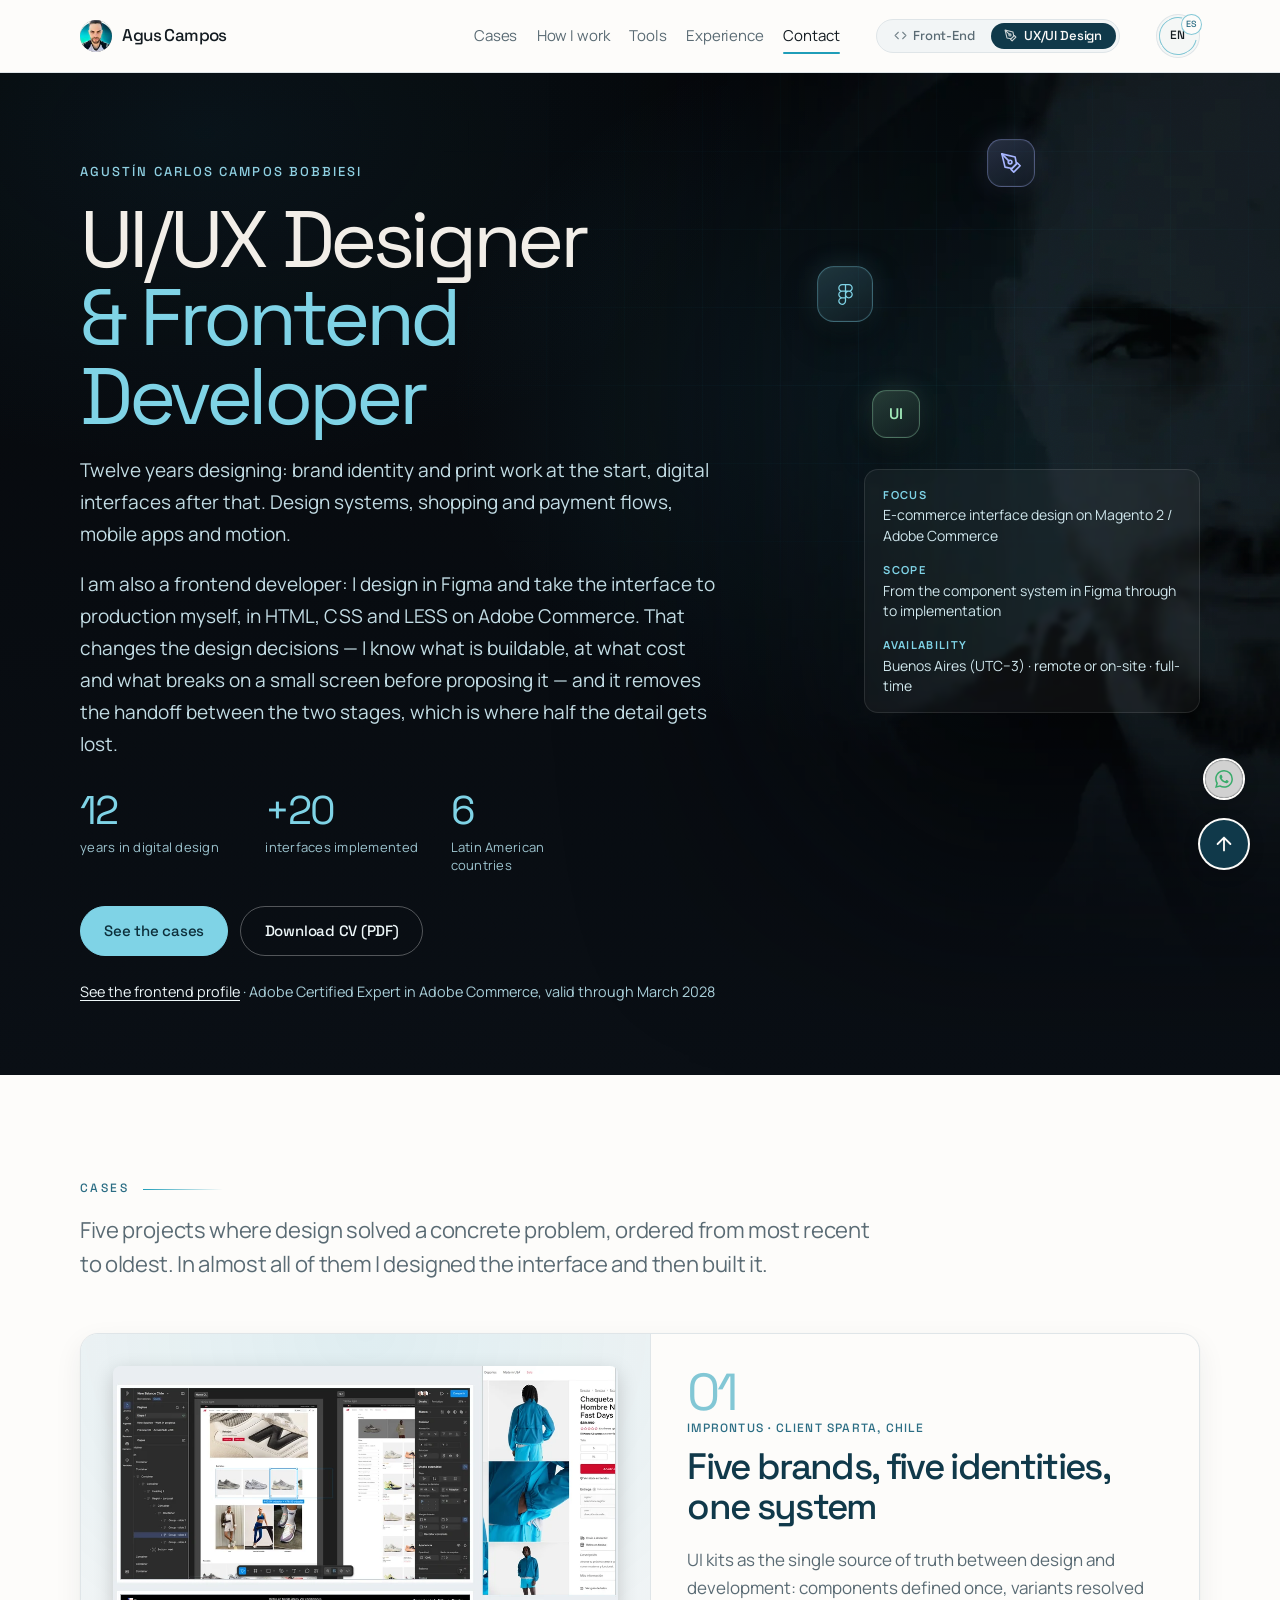
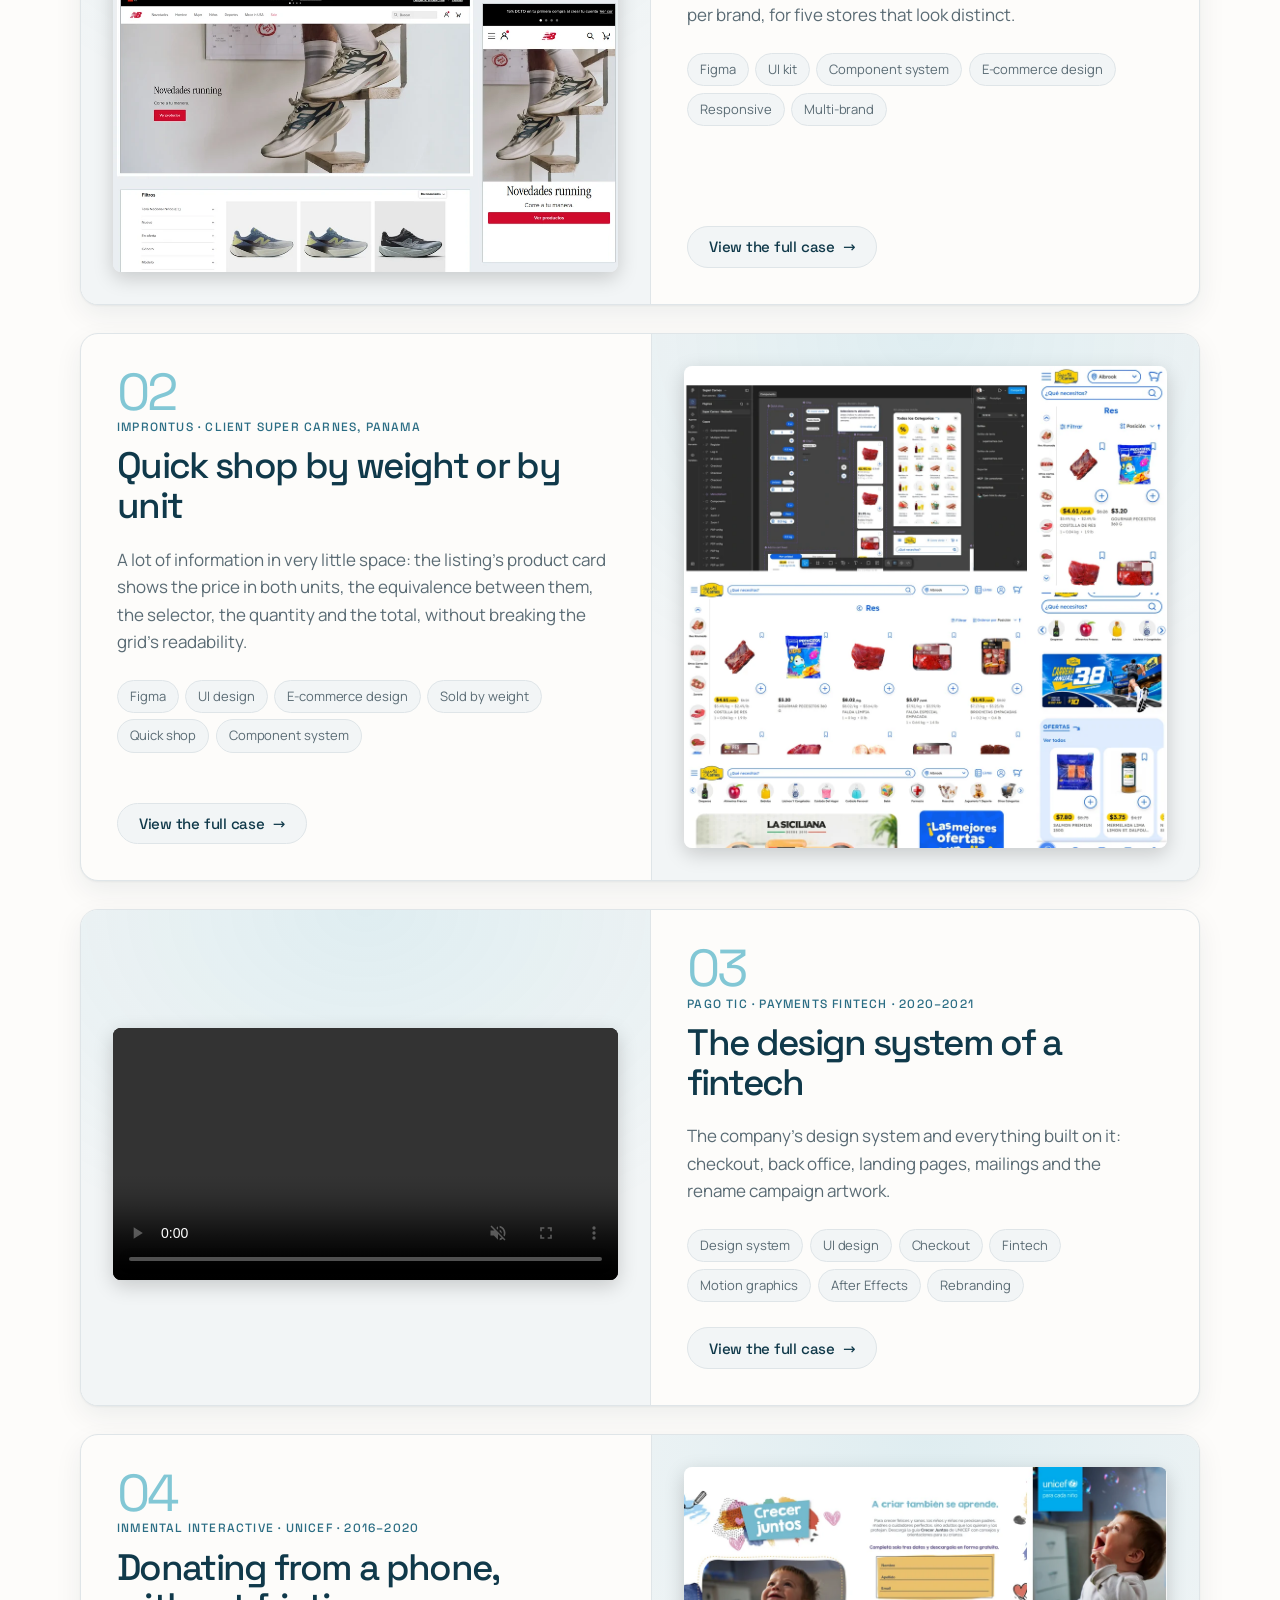
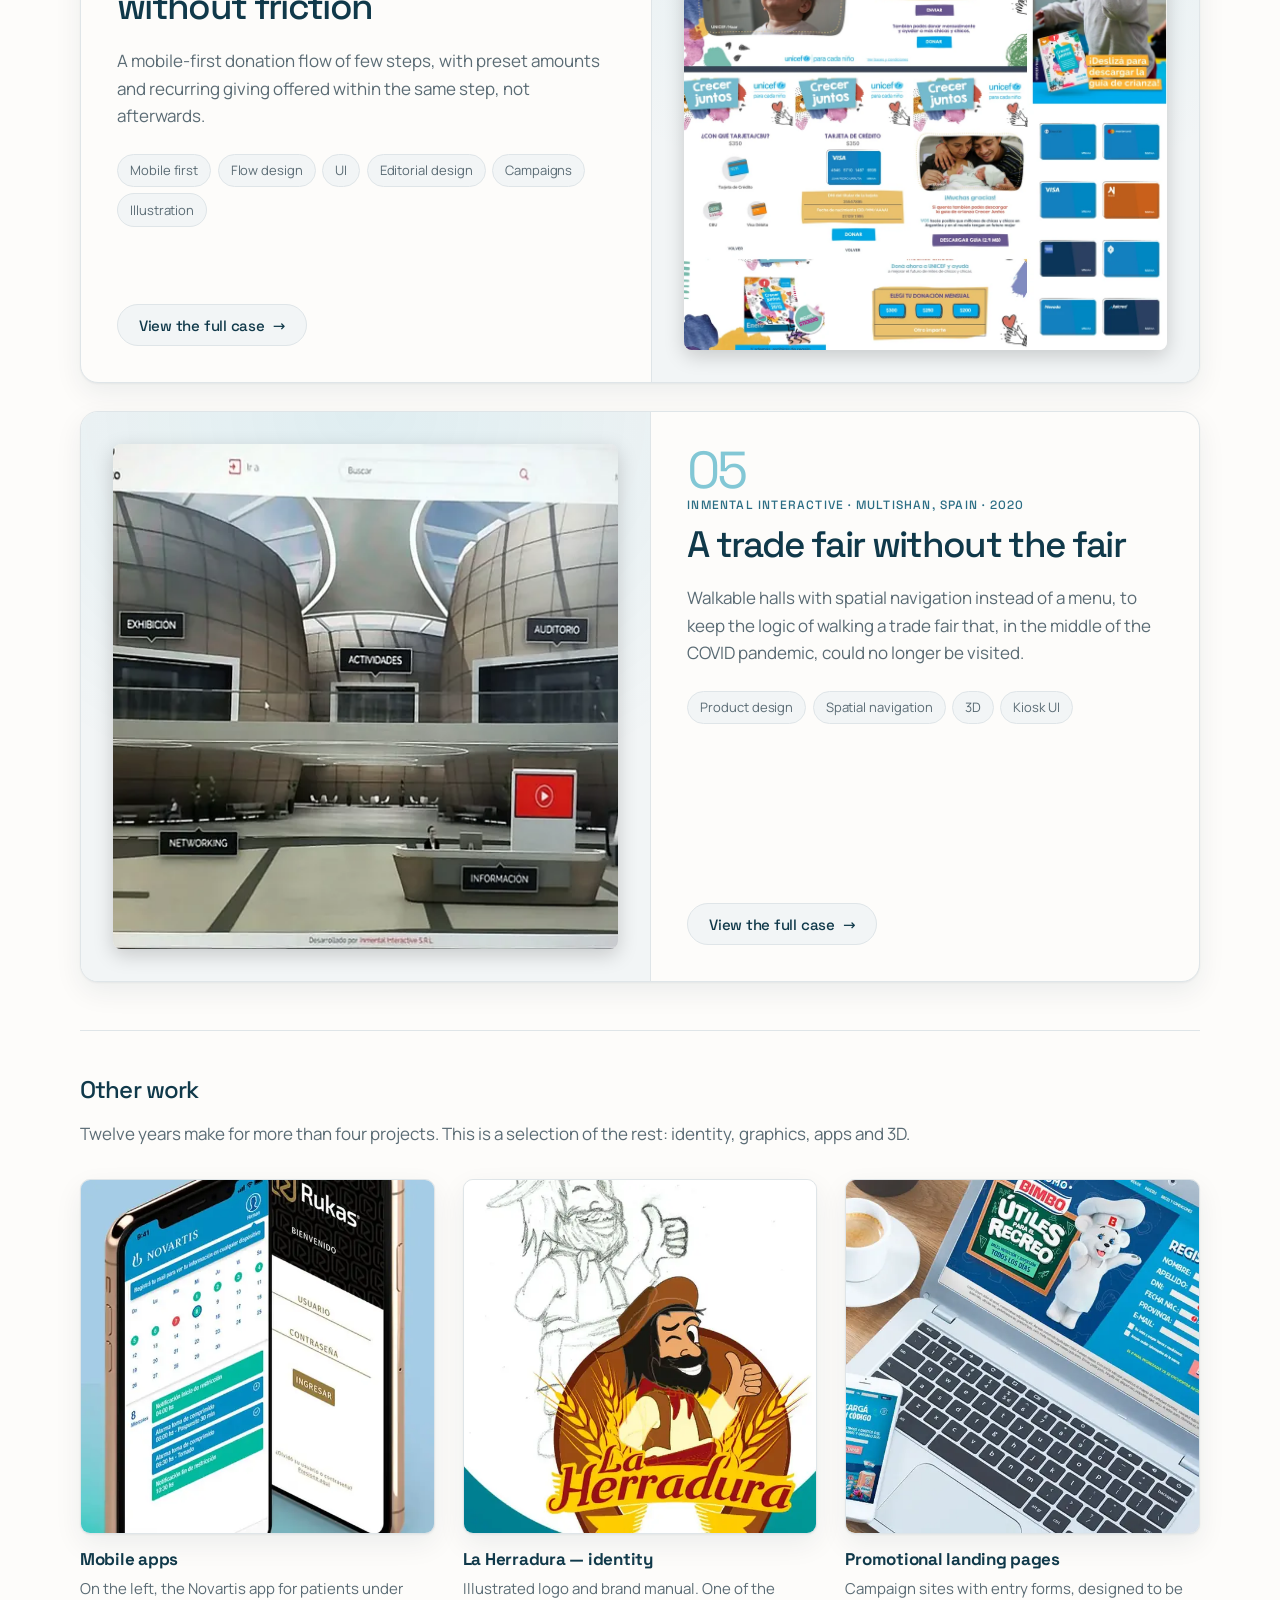
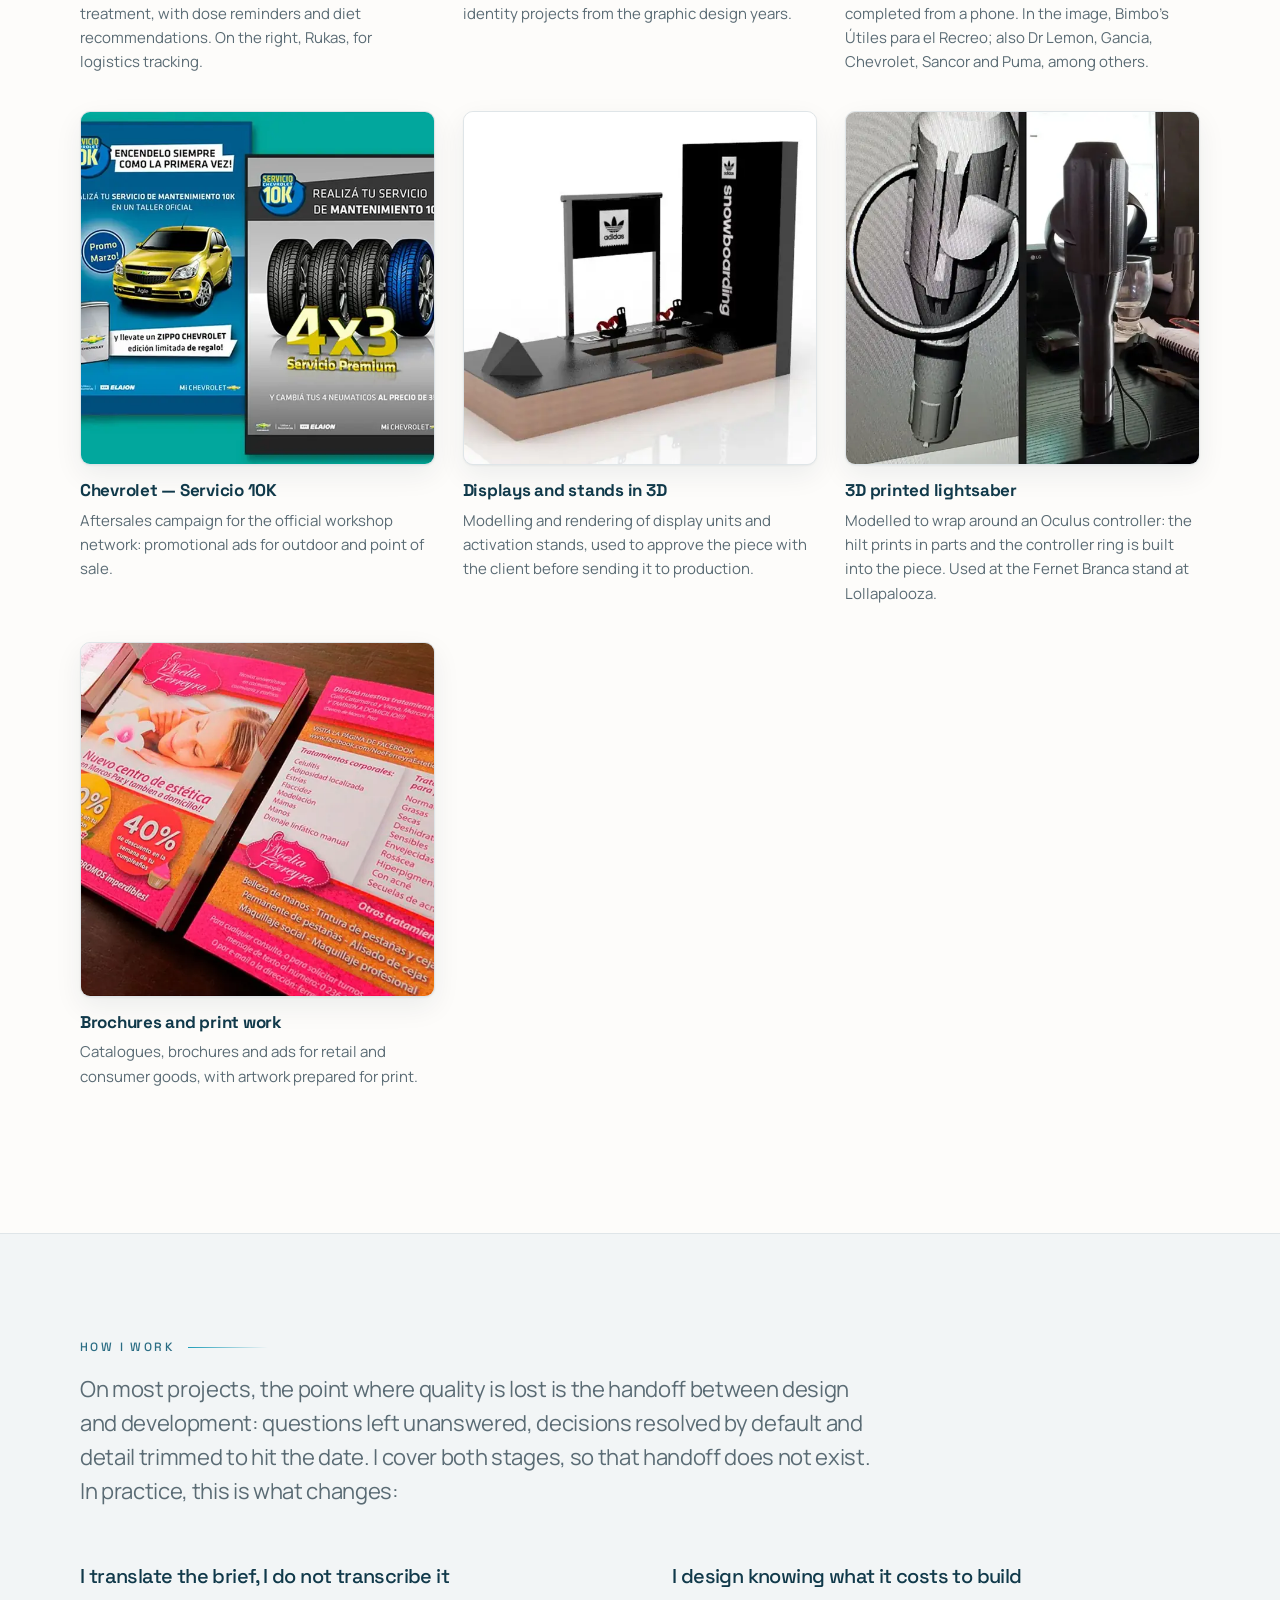
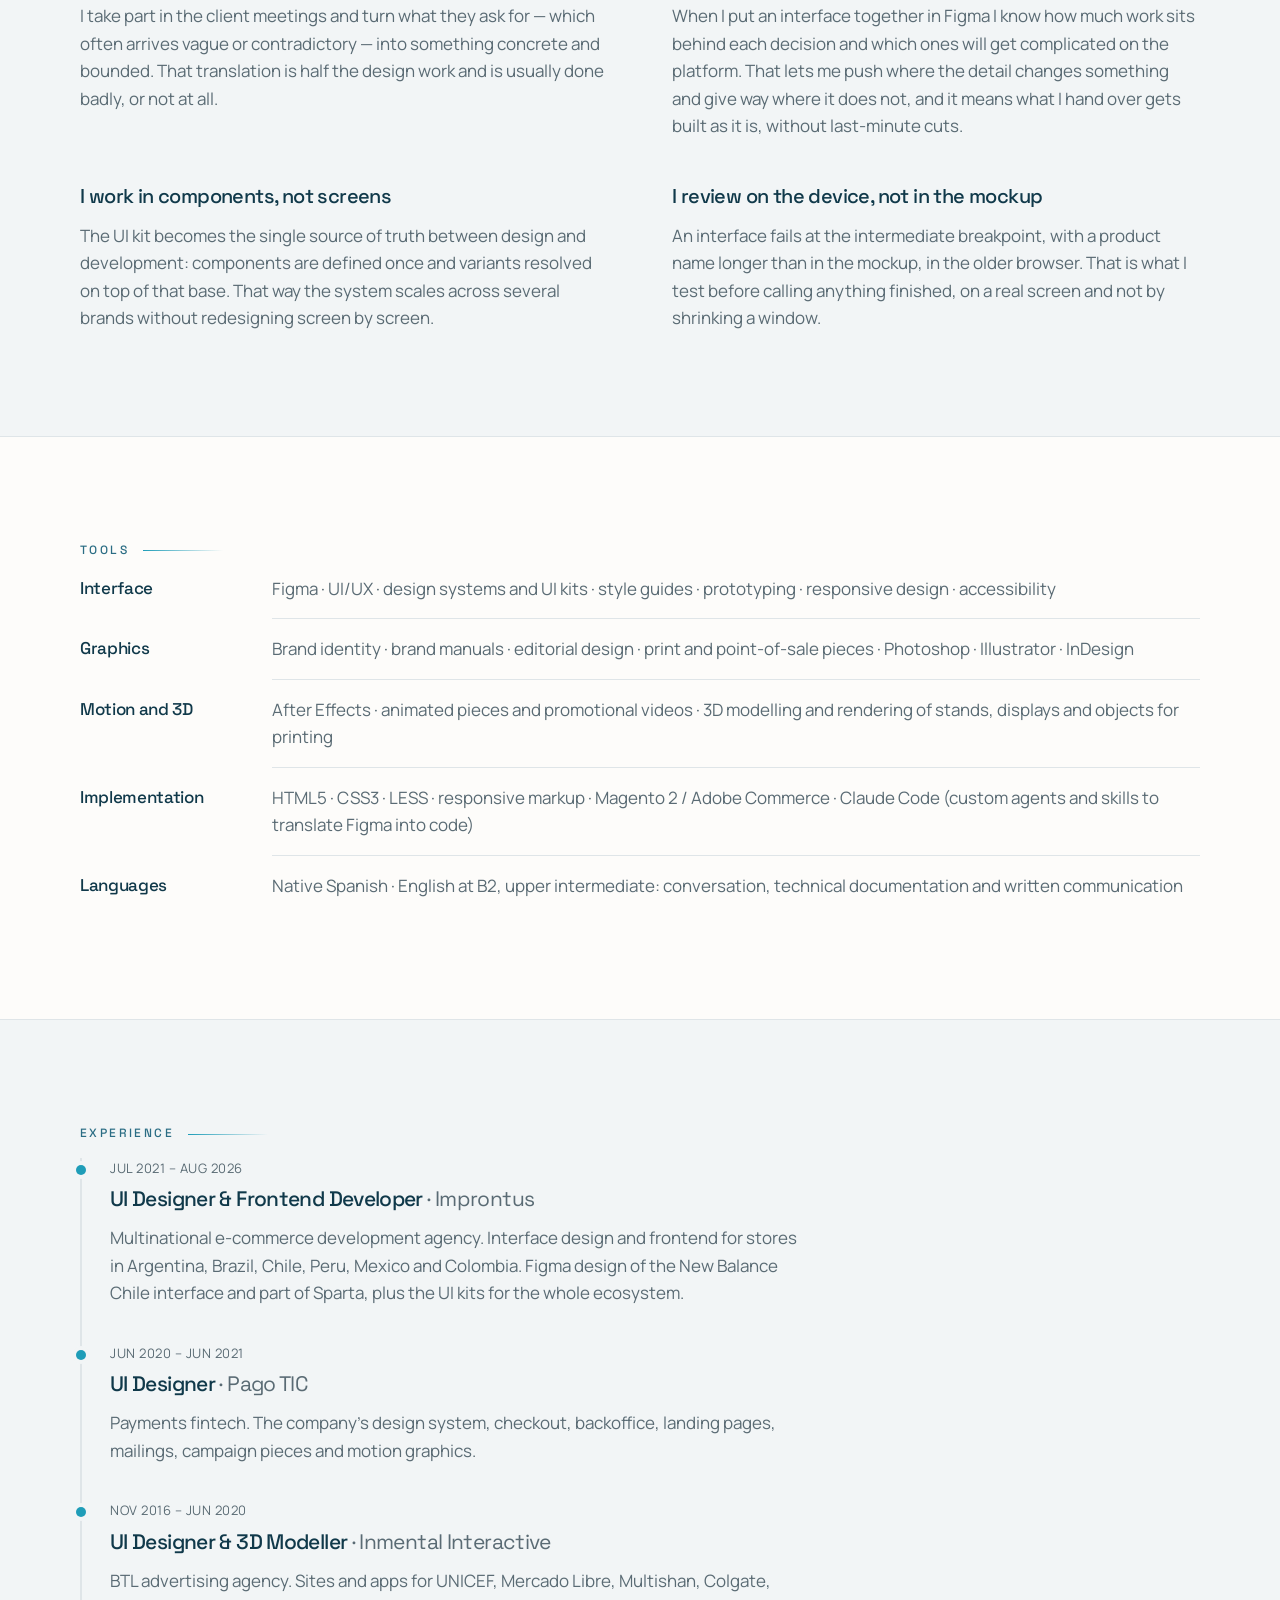
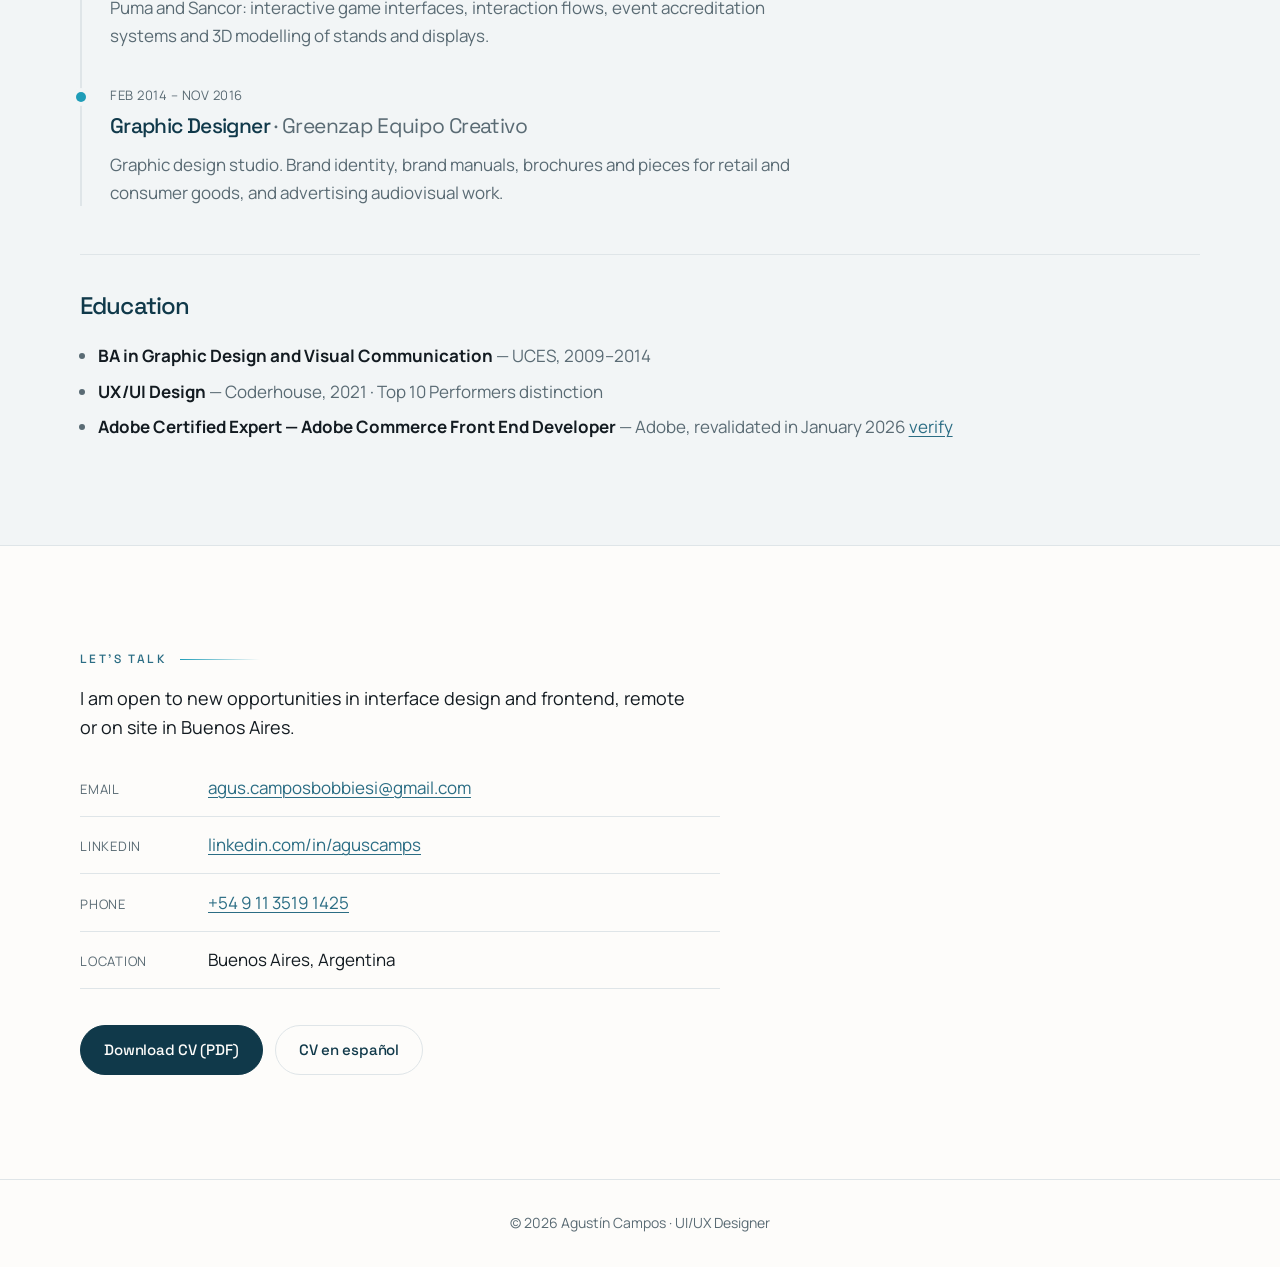
<file: en/diseno/index.html>
<!DOCTYPE html>
<html lang="en">
<head>
<meta charset="utf-8">
<meta name="viewport" content="width=device-width, initial-scale=1">
<title>Agustín Campos — UI/UX Designer</title>
<meta name="description" content="Interface designer with twelve years of experience: design systems, e-commerce and fintech flows, brand identity and motion. I design in Figma and take the interface to production myself.">
<meta name="author" content="Agustín Campos">
<link rel="icon" href="../../img/favicon.svg" type="image/svg+xml">
<link rel="preload" href="../../fonts/spacegrotesk-latin.woff2" as="font" type="font/woff2" crossorigin>
<link rel="preload" href="../../fonts/manrope-latin.woff2" as="font" type="font/woff2" crossorigin>
<link rel="stylesheet" href="../../css/style.css">
<script>try{var t=localStorage.getItem("tema");if(t)document.documentElement.dataset.tema=t}catch(e){}</script>
<link rel="canonical" href="https://aguscamps.github.io/portfolio/en/diseno/">
<link rel="alternate" hreflang="es" href="https://aguscamps.github.io/portfolio/diseno/">
<link rel="alternate" hreflang="en" href="https://aguscamps.github.io/portfolio/en/diseno/">
<link rel="alternate" hreflang="x-default" href="https://aguscamps.github.io/portfolio/diseno/">

<meta property="og:type" content="website">
<meta property="og:title" content="Agustín Campos — UI/UX Designer">
<meta property="og:description" content="Twelve years designing interfaces. Design systems, payment flows, identity and motion.">
<meta property="og:image" content="../../img/og.png">
</head>
<body>

<a class="skip" href="#content">Skip to content</a>

<header class="topbar">
  <div class="wrap topbar__in">
    <a class="brand" href="#home" aria-label="Agustín Campos — back to top">
      <img src="../../img/foto-64.webp" width="64" height="64" alt="">
      <span>Agus&nbsp;Campos</span>
    </a>
    <button class="navtoggle" type="button" aria-expanded="false" aria-controls="nav" aria-label="Menu">
      <span class="navtoggle__box" aria-hidden="true"></span>
      <span class="navtoggle__txt">Menu</span>
    </button>
    <nav id="nav" class="nav" aria-label="Main">
      <div class="nav__cab">
        <p class="nav__kicker">Navigation</p>
        <button class="nav__cerrar" type="button" aria-label="Close the menu">
          <svg viewBox="0 0 24 24" width="20" height="20" aria-hidden="true" focusable="false">
            <path d="M6 6l12 12M18 6L6 18" fill="none" stroke="currentColor"
                  stroke-width="1.6" stroke-linecap="round"/>
          </svg>
        </button>
      </div>
      <ul>
        <li><a href="#cases"><i aria-hidden="true">01</i>Cases</a></li>
        <li><a href="#approach"><i aria-hidden="true">02</i>How I work</a></li>
        <li><a href="#tools"><i aria-hidden="true">03</i>Tools</a></li>
        <li><a href="#experience"><i aria-hidden="true">04</i>Experience</a></li>
        <li><a href="#contact"><i aria-hidden="true">05</i>Contact</a></li>
      </ul>
      <nav class="perfilsw" aria-label="Choose profile">
        <a href="../index.html"><svg viewBox="0 0 24 24" fill="none" stroke="currentColor" stroke-width="2" stroke-linecap="round" stroke-linejoin="round" aria-hidden="true"><path d="M16 18l6-6-6-6M8 6l-6 6 6 6"/></svg><span class="perfilsw__t">Front-End</span></a>
        <span aria-current="page"><svg viewBox="0 0 24 24" fill="none" stroke="currentColor" stroke-width="2" stroke-linecap="round" stroke-linejoin="round" aria-hidden="true"><path d="M12 19l7-7 3 3-7 7-3-3zM18 13l-1.5-7.5L2 2l3.5 14.5L13 18l5-5zM2 2l7.586 7.586"/><circle cx="11" cy="11" r="2"/></svg><span class="perfilsw__t">UX/UI Design</span></span>
      </nav>
      <div class="nav__pie">
        <p class="nav__lugar">Buenos Aires, Argentina · UTC−3</p>
        <p class="nav__links">
          <a href="../../cv/CV-Agustin-Campos-Diseno-EN.pdf" target="_blank" rel="noopener">View CV</a>
          <a href="https://linkedin.com/in/aguscamps" target="_blank" rel="noopener">LinkedIn</a>
        </p>
      </div>
    </nav>
    <a class="lang" href="../../diseno/index.html" hreflang="es"
       lang="es" aria-label="EN / ES · Cambiar a español">
      <span class="lang__actual" aria-hidden="true">EN</span>
      <span class="lang__otro" aria-hidden="true">ES</span>
    </a>
  </div>
</header>

<main id="content">

  <!-- ─────────────────────────────  HERO  ───────────────────────────── -->
  <section class="hero" id="home">
    <div class="hero__rostro" aria-hidden="true">
      <picture>
        <source media="(max-width: 900px)" srcset="[data-uri]">
        <img src="../../img/hero-fondo.webp" width="1500" height="1250" fetchpriority="high"
             srcset="../../img/hero-fondo-900.webp 900w, ../../img/hero-fondo.webp 1500w"
             sizes="72vw" alt="">
      </picture>
    </div>
  <ul class="orbe" aria-hidden="true">
    <li class="orbe__i" data-k=".14" style="--x:66%; --y:22%; --w:3.5rem; --c:#7fd3e6; --t:7s; --d:0s; --r:-5deg"><span><svg viewBox="0 0 24 24" width="21" height="21" fill="currentColor" aria-hidden="true"><path d="M15.852 8.981h-4.588V0h4.588c2.476 0 4.49 2.014 4.49 4.49s-2.014 4.491-4.49 4.491zM12.735 7.51h3.117c1.665 0 3.019-1.355 3.019-3.019s-1.355-3.019-3.019-3.019h-3.117V7.51zm0 1.471H8.148c-2.476 0-4.49-2.014-4.49-4.49S5.672 0 8.148 0h4.588v8.981zm-4.587-7.51c-1.665 0-3.019 1.355-3.019 3.019s1.354 3.02 3.019 3.02h3.117V1.471H8.148zm4.587 15.019H8.148c-2.476 0-4.49-2.014-4.49-4.49s2.014-4.49 4.49-4.49h4.588v8.98zM8.148 8.981c-1.665 0-3.019 1.355-3.019 3.019s1.355 3.019 3.019 3.019h3.117V8.981H8.148zM8.172 24c-2.489 0-4.515-2.014-4.515-4.49s2.014-4.49 4.49-4.49h4.588v4.441c0 2.503-2.047 4.539-4.563 4.539zm-.024-7.51a3.023 3.023 0 0 0-3.019 3.019c0 1.665 1.365 3.019 3.044 3.019 1.705 0 3.093-1.376 3.093-3.068v-2.97H8.148zm7.704 0h-.098c-2.476 0-4.49-2.014-4.49-4.49s2.014-4.49 4.49-4.49h.098c2.476 0 4.49 2.014 4.49 4.49s-2.014 4.49-4.49 4.49zm-.097-7.509c-1.665 0-3.019 1.355-3.019 3.019s1.355 3.019 3.019 3.019h.098c1.665 0 3.019-1.355 3.019-3.019s-1.355-3.019-3.019-3.019h-.098z"/></svg></span></li>
    <li class="orbe__i" data-k=".22" style="--x:79%; --y:9%; --w:3rem; --c:#a8b6ff; --t:8.5s; --d:.6s; --r:6deg"><span><svg viewBox="0 0 24 24" width="22" height="22" fill="none" stroke="currentColor" stroke-width="1.8" stroke-linecap="round" stroke-linejoin="round" aria-hidden="true"><path d="M12 19l7-7 3 3-7 7-3-3z"/><path d="M18 13l-1.5-7.5L2 2l3.5 14.5L13 18z"/><path d="M2 2l7.6 7.6"/><circle cx="11" cy="11" r="2"/></svg></span></li>
    <li class="orbe__i" data-k=".26" style="--x:70%; --y:34%; --w:3rem; --c:#9fe8b8; --t:8s; --d:.9s; --r:5deg"><span>UI</span></li>
  </ul>
    <div class="wrap hero__in">
      <div class="hero__txt">
      <p class="hero__kicker">Agustín Carlos Campos Bobbiesi</p>
      <h1>UI/UX Designer<br><span>&amp; Frontend Developer</span></h1>
      <p class="hero__lead">
        Twelve years designing: brand identity and print work at the start, digital interfaces
        after that. Design systems, shopping and payment flows, mobile apps and motion.
      </p>
      <p class="hero__lead">
        I am also a frontend developer: I design in Figma and take the interface to production
        myself, in HTML, CSS and LESS on Adobe Commerce. That changes the design decisions — I
        know what is buildable, at what cost and what breaks on a small screen before proposing
        it — and it removes the handoff between the two stages, which is where half the detail
        gets lost.
      </p>
      <ul class="hero__facts">
        <li><b>12</b><span>years in digital design</span></li>
        <li><b>+20</b><span>interfaces implemented</span></li>
        <li><b>6</b><span>Latin American countries</span></li>
      </ul>
      <p class="hero__cta">
        <a class="btn btn--primary" href="#cases">See the cases</a>
        <a class="btn" href="../../cv/CV-Agustin-Campos-Diseno-EN.pdf" target="_blank" rel="noopener">Download CV (PDF)</a>
      </p>
      <p class="hero__cert">
        <a href="../">See the frontend profile</a>
        <span>· Adobe Certified Expert in Adobe Commerce, valid through March 2028</span>
      </p>
      </div>
      <dl class="hero__panel">
        <dt>Focus</dt>
        <dd>E-commerce interface design on Magento&nbsp;2 / Adobe Commerce</dd>
        <dt>Scope</dt>
        <dd>From the component system in Figma through to implementation</dd>
        <dt>Availability</dt>
        <dd>Buenos Aires (UTC−3) · remote or on-site · full-time</dd>
      </dl>
    </div>
  </section>

  <!-- ─────────────────────────────  CASES  ──────────────────────────── -->
  <section class="section" id="cases">
    <div class="wrap">
      <h2 class="sect__h">Cases</h2>
      <p class="sect__intro">
        Five projects where design solved a concrete problem, ordered from most recent to oldest.
        In almost all of them I designed the interface and then built it.
      </p>

      <!-- CASE 1 -->
        <p class="casos__desliza">Swipe through the 4 projects</p>
      <div class="casos__pista">
      <article class="case" id="case-sparta">
        <div class="case__media">
          <figure>
            <img src="../../img/nb-mosaico.webp"
                 srcset="../../img/nb-mosaico-800.webp 800w, ../../img/nb-mosaico.webp 1600w" sizes="(max-width: 900px) 92vw, 1200px" width="1600" height="1000" loading="lazy"
                 alt="Mosaic of the New Balance Chile project. At the centre, the Figma file with the home design next to the product listing, and below it the home page published at newbalance.cl. Around them, the listing, the product page and the mobile version.">
            <figcaption>New Balance Chile — the Figma design and the live site.</figcaption>
          </figure>
          <figure>
            <img src="../../img/nb-figma.webp"
                 srcset="../../img/nb-figma-960.webp 960w, ../../img/nb-figma.webp 1920w" sizes="(max-width: 900px) 92vw, 1200px" width="1920" height="1048" loading="lazy"
                 alt="The New Balance Chile file in Figma: the layer tree shows the home structure with its named containers, and the right-hand panel the auto layout properties and spacing.">
            <figcaption>The Figma file: named layers, nested containers and auto layout.</figcaption>
          </figure>
          <figure>
            <a href="https://www.newbalance.cl" target="_blank" rel="noopener" data-ver="View the site ↗">
              <img src="../../img/newbalance-home.webp"
                   srcset="../../img/newbalance-home-800.webp 800w, ../../img/newbalance-home.webp 1600w" sizes="(max-width: 900px) 92vw, 1200px" width="1600" height="1000" loading="lazy"
                   alt="Home page of newbalance.cl, the official New Balance store in Chile: running banner and a grid of featured trainers.">
            </a>
            <figcaption>newbalance.cl — open the site</figcaption>
          </figure>
          <figure>
            <img src="../../img/sp-mosaico.webp"
                 srcset="../../img/sp-mosaico-800.webp 800w, ../../img/sp-mosaico.webp 1600w" sizes="(max-width: 900px) 92vw, 1200px" width="1600" height="1000" loading="lazy"
                 alt="Mosaic of the Sparta project. At the centre, the Figma file with the catalogue and trainers landing, and below it the home page published at sparta.cl with its brand carousel. Around them, a product page, the mobile version and the category entry points.">
            <figcaption>Sparta — I designed the catalogue and the trainers landing.</figcaption>
          </figure>
          <figure>
            <img src="../../img/sp-figma.webp"
                 srcset="../../img/sp-figma-960.webp 960w, ../../img/sp-figma.webp 1920w" sizes="(max-width: 900px) 92vw, 1200px" width="1920" height="1048" loading="lazy"
                 alt="The Sparta file in Figma: in the layers, the catalogue with its product components; on the canvas, the trainers landing and the catalogue page with filters.">
            <figcaption>The Figma file: the catalogue, its product components and the landing.</figcaption>
          </figure>
          <figure>
            <a href="https://www.sparta.cl" target="_blank" rel="noopener" data-ver="View the site ↗">
              <img src="../../img/sparta-home.webp"
                   srcset="../../img/sparta-home-800.webp 800w, ../../img/sparta-home.webp 1600w" sizes="(max-width: 900px) 92vw, 1200px" width="1600" height="1000" loading="lazy"
                   alt="sparta.cl home page: navigation by sport, a campaign banner and a carousel of catalogue brands.">
            </a>
            <figcaption>sparta.cl — open the site</figcaption>
          </figure>
        </div>
        <div class="case__body">
          <p class="case__num" aria-hidden="true">01</p>
          <p class="case__meta">Improntus · Client Sparta, Chile</p>
          <h3>Five brands, five identities, one system</h3>
          <p class="case__resumen">UI kits as the single source of truth between design and development: components defined once, variants resolved per brand, for five stores that look distinct.</p>


          <div class="case__detalle">
          <dl class="facts">
            <dt>Context</dt>
            <dd>Sparta runs the sports retail operation of five brands in Chile — Sparta, New
              Balance, Head, Speedo and Trek. Each has its own identity, audience and commercial
              calendar, but all of them run on a shared technical base.</dd>

            <dt>The problem</dt>
            <dd>Designing five stores that look distinct from one another, each true to its own
              brand guidelines, without the shared base forcing everything to be reinvented every
              time or letting them drift into looking alike.</dd>

            <dt>What I did</dt>
            <dd>For <b>New Balance Chile</b> I designed the complete interface in Figma; for
              <b>Sparta</b> I designed part of the pages. I built the <b>UI kits</b> for the
              stores, which became the single source of truth between design and development:
              components are defined once and brand variants resolved on top, instead of
              redesigning screen by screen. I then built both themes myself, so the design was
              validated against the real implementation rather than against a mockup.</dd>

            <dt>Outcome</dt>
            <dd>Two stores in production with clearly distinct identities, and a component system
              that holds all five together.</dd>
          </dl>
          <p class="case__links">
            <a href="https://www.newbalance.cl" target="_blank" rel="noopener">newbalance.cl</a>
            <a href="https://www.sparta.cl" target="_blank" rel="noopener">sparta.cl</a>
          </p>
          </div>

          <ul class="tags">
            <li>Figma</li><li>UI kit</li><li>Component system</li><li>E-commerce design</li>
            <li>Responsive</li><li>Multi-brand</li>
          </ul>
          <p class="case__acciones">
            <button class="case__abrir" type="button">View the full case</button>
          </p>
        </div>
      </article>

      <!-- CASE 2 -->
      <article class="case case--alt" id="case-supercarnes">
        <div class="case__media">
          <figure>
            <img src="../../img/sc-mosaico.webp"
                 srcset="../../img/sc-mosaico-800.webp 800w, ../../img/sc-mosaico.webp 1600w" sizes="(max-width: 900px) 92vw, 1200px" width="1600" height="1000" loading="lazy"
                 alt="Mosaic of the Super Carnes project. At the centre, the Figma file with the component library and, below it, the live listing: every product card shows the price per unit and per kilo, the equivalence between them and a button to add. On the left, the same cards in oils, pork and beef, and the offers carousel. On the right, the listing and the home page on a phone, and the product page's buy panel with its unit, kilogram and pound selector and the recalculated total.">
            <figcaption>The Figma file and the live site: the product card ended up with both prices, the equivalence and the add button.</figcaption>
          </figure>
          <figure>
            <img src="../../img/sc-figma.webp"
                 srcset="../../img/sc-figma-960.webp 960w, ../../img/sc-figma.webp 1920w" sizes="(max-width: 900px) 92vw, 1200px" width="1920" height="1048" loading="lazy"
                 alt="The Super Carnes file open in Figma, in the component library: the Quick shop component with its Unit and Weight selector and its steps in units and kilos, the product card with the price per kilo and the equivalence in pounds, and the add-to-cart block with its By unit and By weight tabs. In the layers, the by-unit and by-kilo product page versions with their on-offer states, the cart and the two-step checkout.">
            <figcaption>The component library: the unit-or-weight selector solved as a component, not as one screen's exception.</figcaption>
          </figure>
          <figure>
            <img src="../../img/sc-figma-homes.webp"
                 srcset="../../img/sc-figma-homes-960.webp 960w, ../../img/sc-figma-homes.webp 1920w" sizes="(max-width: 900px) 92vw, 1200px" width="1920" height="1048" loading="lazy"
                 alt="The two home versions side by side in Figma: the full one, with a campaign banner and a flash-promotion module with a countdown, and the minimal one, which starts straight into the product sections. The cards show the price per kilo with the equivalence in pounds.">
            <figcaption>Two home versions, full and minimal, so the campaign was not a condition of the layout.</figcaption>
          </figure>
          <figure>
            <a href="https://supercarnes.com" target="_blank" rel="noopener" data-ver="View the site ↗">
              <img src="../../img/sc-plp.webp"
                   srcset="../../img/sc-plp-800.webp 800w, ../../img/sc-plp.webp 1472w" sizes="(max-width: 900px) 92vw, 1200px" width="1472" height="812" loading="lazy"
                   alt="Beef listing on supercarnes.com: every product card shows the price per unit and per kilo, the equivalence between them and the add button.">
            </a>
            <figcaption>The live listing, with its product cards. Open supercarnes.com</figcaption>
          </figure>
        </div>
        <div class="case__body">
          <p class="case__num" aria-hidden="true">02</p>
          <p class="case__meta">Improntus · Client Super Carnes, Panama</p>
          <h3>Quick shop by weight or by unit</h3>
          <p class="case__resumen">A lot of information in very little space: the listing's product card shows the price in both units, the equivalence between them, the selector, the quantity and the total, without breaking the grid's readability.</p>

          <div class="case__detalle">
          <dl class="facts">
            <dt>Context</dt>
            <dd>Super Carnes is a Panamanian supermarket chain built around its butcher counter. They asked for a fast shopping experience and a contemporary design that would not read like a traditional e-commerce site.</dd>

            <dt>The problem</dt>
            <dd>A product card assumes a fixed price per unit, and here that was not enough. The catalogue mixes cuts sold by the kilo with grocery items sold by the unit, and the same product can be added by weight or by the unit depending on what the shopper prefers. The challenge was one of density: five interdependent pieces of information living in a card that repeats dozens of times across the grid and still has to be read at a glance. One too many and the screen becomes a form; one too few and the shopper adds without knowing what they will pay.</dd>

            <dt>What I did</dt>
            <dd>I designed the full interface for the redesign: two home versions, a listing with quick add from the card, the product page, cart, two-step checkout, account, lists and sign-in, on top of a component library with its own text and colour styles. The underlying decision was to treat the selling unit as a product variant rather than a special case: the product page was designed in by-unit, by-kilo and combined versions, each with its on-offer state.</dd>

            <dt>Outcome</dt>
            <dd>It was solved and it is live. The listing's product card shows the price per unit and per kilo with the equivalence and a button to add without opening the product page, and the product page took the selector to three units (unit, kilogram and pound) with the total recalculating as the quantity changes and a note that it may vary with the final weight. All of that information fits in the product card without cramping the listing or turning it into a form.</dd>
          </dl>
          <p class="case__links">
            <a href="https://supercarnes.com" target="_blank" rel="noopener">supercarnes.com</a>
          </p>
          </div>

          <ul class="tags">
            <li>Figma</li><li>UI design</li><li>E-commerce design</li>
            <li>Sold by weight</li><li>Quick shop</li><li>Component system</li>
          </ul>
          <p class="case__acciones">
            <button class="case__abrir" type="button">View the full case</button>
          </p>
        </div>
      </article>

      <!-- CASE 3 -->
      <article class="case" id="case-pagotic">
        <div class="case__media">
          <figure>
            <video src="../../video/pagotic-rebrand.mp4" width="1280" height="720"
                   controls muted loop playsinline preload="metadata"></video>
            <figcaption>Pago TIC — the transition from PayperTIC and +Simple to Pago TIC, made in
              After Effects</figcaption>
          </figure>
        </div>
        <div class="case__body">
          <p class="case__num" aria-hidden="true">03</p>
          <p class="case__meta">Pago TIC · Payments fintech · 2020–2021</p>
          <h3>The design system of a fintech</h3>
          <p class="case__resumen">The company's design system and everything built on it: checkout, back office, landing pages, mailings and the rename campaign artwork.</p>


          <div class="case__detalle">
          <dl class="facts">
            <dt>Context</dt>
            <dd><b>PayperTIC</b> is a payments platform. I was on the design team, responsible for
              the graphic and interface design of the whole company.</dd>

            <dt>The problem</dt>
            <dd>The screens had been growing without a common criterion: every landing page, every
              form and every backoffice screen solved the same things a different way.</dd>

            <dt>What I did</dt>
            <dd>I built the company's <b>design system</b> and designed on top of it: the
              <b>checkout</b> of the payments platform, the backoffice and frontoffice screens, the
              campaign landing pages with forms, and the banners and social pieces. The landing
              pages, forms, banners and mailings I <b>marked up myself in HTML and CSS</b>; the
              rest of the frontend was handled by the development team. I also did <b>motion
              graphics</b>: promotional videos and internal training pieces.</dd>

            <dt>The merger</dt>
            <dd>Towards the end of my time there, PayperTIC merged with <b>+Simple</b> and the
              company was renamed Pago TIC. I designed the pieces for the renaming campaign,
              including the transition from one logo to the other animated in After Effects, which
              is the video alongside.</dd>
          </dl>
          </div>

          <ul class="tags">
            <li>Design system</li><li>UI design</li><li>Checkout</li><li>Fintech</li>
            <li>Motion graphics</li><li>After Effects</li><li>Rebranding</li>
          </ul>
          <p class="case__acciones">
            <button class="case__abrir" type="button">View the full case</button>
          </p>
        </div>
      </article>

      <!-- CASE 4 -->
      <article class="case case--alt" id="case-unicef">
        <div class="case__media">
          <figure>
            <img src="../../img/unicef-mosaico.webp"
                 srcset="../../img/unicef-mosaico-800.webp 800w, ../../img/unicef-mosaico.webp 1600w" sizes="(max-width: 900px) 92vw, 1200px" width="1600" height="1000" loading="lazy"
                 alt="Mosaic of the project: the Crecer Juntos campaign site on desktop, the donation flow screens on a phone, the nine illustrated credit cards from the payment selector, the Instagram story and the mailing.">
            <figcaption>The site, the donation flow and the campaign pieces</figcaption>
          </figure>
          <figure>
            <img src="../../img/unicef-flujo.webp"
                 srcset="../../img/unicef-flujo-960.webp 960w, ../../img/unicef-flujo.webp 1600w" sizes="(max-width: 900px) 92vw, 1200px" width="1600" height="570" loading="lazy"
                 alt="The five screens of the flow on a phone: the landing with three fields, choosing the monthly amount, choosing the payment method, the card details and the thank you with the guide download.">
            <figcaption>The whole flow: three fields, amount, payment method and the guide as a thank you</figcaption>
          </figure>
          <figure>
            <img src="../../img/unicef-campania.webp"
                 srcset="../../img/unicef-campania-960.webp 960w, ../../img/unicef-campania.webp 1600w" sizes="(max-width: 900px) 92vw, 1200px" width="1600" height="900" loading="lazy"
                 alt="Social campaign pieces: five vertical Instagram stories for Crecer Juntos and Aprendé Jugando, a square feed post and two Facebook pieces.">
            <figcaption>The story and feed pieces that drove traffic to the site</figcaption>
          </figure>
          <figure>
            <img src="../../img/unicef-pieza.webp"
                 srcset="../../img/unicef-pieza-800.webp 800w, ../../img/unicef-pieza.webp 1600w" sizes="(max-width: 900px) 92vw, 1200px" width="1600" height="1000" loading="lazy"
                 alt="UNICEF activity book with illustrated games and mazes, shown open and from the cover.">
            <figcaption>The activity book given to donors</figcaption>
          </figure>
        </div>
        <div class="case__body">
          <p class="case__num" aria-hidden="true">04</p>
          <p class="case__meta">Inmental Interactive · UNICEF · 2016–2020</p>
          <h3>Donating from a phone, without friction</h3>
          <p class="case__resumen">A mobile-first donation flow of few steps, with preset amounts and recurring giving offered within the same step, not afterwards.</p>


          <div class="case__detalle">
          <dl class="facts">
            <dt>Context</dt>
            <dd>UNICEF's fundraising and awareness site. Most of the traffic arrived from phones,
              driven by campaigns.</dd>

            <dt>The problem</dt>
            <dd>Donating is a decision that cools off fast: every extra field, every extra screen
              and every doubt about where the money goes costs donors.</dd>

            <dt>What I did</dt>
            <dd>I designed the site mobile first, with a simple, transparent payment flow: preset
              amounts, so the user does not have to decide a figure from scratch, and recurring
              donation offered within the same step rather than afterwards. The payment method
              selector was solved with original illustration: the nine cards on the market drawn
              one by one. I also designed the social and mailing campaigns that drove traffic to
              the site, and a downloadable, printable activity book given to donors as a gift.</dd>

            <dt>Outcome</dt>
            <dd>A donation path of few steps, readable on a small screen, with recurrence built
              into the flow. The campaign pieces ran on UNICEF's accounts and on those of its
              ambassadors: one of the stories was published by Lionel Messi's account.</dd>
          </dl>
          </div>

          <ul class="tags">
            <li>Mobile first</li><li>Flow design</li><li>UI</li><li>Editorial design</li>
            <li>Campaigns</li><li>Illustration</li>
          </ul>
          <p class="case__acciones">
            <button class="case__abrir" type="button">View the full case</button>
          </p>
        </div>
      </article>

      <!-- CASE 5 -->
      <article class="case" id="case-multishan">
        <div class="case__media case__media--mosaico">
          <figure>
            <img src="../../img/multishan-lobby.webp"
                 srcset="../../img/multishan-lobby-800.webp 800w, ../../img/multishan-lobby.webp 1600w" sizes="(max-width: 900px) 92vw, 640px" width="1600" height="1000" loading="lazy"
                 alt="Lobby of the virtual fair with signposted entrances across the space: exhibition, activities, auditorium, agenda, networking and information.">
            <figcaption>Multishan — lobby, with the entrance to each area</figcaption>
          </figure>
          <figure>
            <img src="../../img/multishan-pabellon.webp"
                 srcset="../../img/multishan-pabellon-800.webp 800w, ../../img/multishan-pabellon.webp 1600w" sizes="(max-width: 900px) 92vw, 640px" width="1600" height="1000" loading="lazy"
                 alt="Pavilion of the virtual fair: an aisle with brand stands set up on both sides, under a metal roof structure.">
            <figcaption>Multishan — exhibition pavilion</figcaption>
          </figure>
          <figure>
            <img src="../../img/multishan-stand.webp"
                 srcset="../../img/multishan-stand-800.webp 800w, ../../img/multishan-stand.webp 1600w" sizes="(max-width: 900px) 92vw, 640px" width="1600" height="1000" loading="lazy"
                 alt="Virtual stand of an engine brand: products on platforms with information and 360 view points spread around the space.">
            <figcaption>Multishan — brand stand, with the interactive points</figcaption>
          </figure>
        </div>
        <div class="case__body">
          <p class="case__num" aria-hidden="true">05</p>
          <p class="case__meta">Inmental Interactive · Multishan, Spain · 2020</p>
          <h3>A trade fair without the fair</h3>
          <p class="case__resumen">Walkable halls with spatial navigation instead of a menu, to keep the logic of walking a trade fair that, in the middle of the COVID pandemic, could no longer be visited.</p>


          <div class="case__detalle">
          <dl class="facts">
            <dt>Context</dt>
            <dd>Multishan ran in-person exhibitions in Spain. The pandemic cancelled all of them,
              and the entire business with them.</dd>

            <dt>The problem</dt>
            <dd>Moving to a screen something whose value was walking the place: wandering, stopping
              where something catches your eye and talking to the brand.</dd>

            <dt>What I did</dt>
            <dd>I designed a virtual exhibition platform with walkable halls: the visitor moves
              through the space and each brand's stand opens from interactive points spread across
              the hall. The navigation is spatial rather than a menu, to keep the logic of walking
              through. I also designed the interface of their fast-food self-service terminal.</dd>

            <dt>Outcome</dt>
            <dd>A working replacement for the in-person event during the period when there was no
              alternative.</dd>
          </dl>
          </div>

          <ul class="tags">
            <li>Product design</li><li>Spatial navigation</li><li>3D</li><li>Kiosk UI</li>
          </ul>
          <p class="case__acciones">
            <button class="case__abrir" type="button">View the full case</button>
          </p>
        </div>
      </article>
      </div>

      <!-- OTHER -->
      <div class="otros">
        <h3>Other work</h3>
        <p class="otros__intro">
          Twelve years make for more than four projects. This is a selection of the rest:
          identity, graphics, apps and 3D.
        </p>
        <p class="otros__desliza">Swipe to see all seven pieces</p>

        <ul class="grid-otros">
          <li>
            <figure>
              <img src="../../img/otros-novartis.webp"
                 srcset="../../img/otros-novartis-600.webp 600w, ../../img/otros-novartis.webp 900w" sizes="(max-width: 720px) 78vw, (max-width: 900px) 44vw, 320px" width="900" height="900" loading="lazy"
                   alt="Two phones showing the screens of two apps: the dose schedule of the Novartis app and the sign-in of the Rukas app.">
              <figcaption>
                <b>Mobile apps</b>
                On the left, the Novartis app for patients under treatment, with dose reminders and
                diet recommendations. On the right, Rukas, for logistics tracking.
              </figcaption>
            </figure>
          </li>
          <li>
            <figure>
              <img src="../../img/otros-herradura.webp"
                 srcset="../../img/otros-herradura-600.webp 600w, ../../img/otros-herradura.webp 900w" sizes="(max-width: 720px) 78vw, (max-width: 900px) 44vw, 320px" width="900" height="900" loading="lazy"
                   alt="Illustrated logo for La Herradura: a baker with a hat and a horseshoe with wheat ears.">
              <figcaption>
                <b>La Herradura — identity</b>
                Illustrated logo and brand manual. One of the identity projects from the graphic
                design years.
              </figcaption>
            </figure>
          </li>
          <li>
            <figure>
              <img src="../../img/otros-bimbo.webp"
                 srcset="../../img/otros-bimbo-600.webp 600w, ../../img/otros-bimbo.webp 900w" sizes="(max-width: 720px) 78vw, (max-width: 900px) 44vw, 320px" width="900" height="900" loading="lazy"
                   alt="Registration landing page for the Bimbo Útiles para el Recreo promotion, on a laptop and a phone.">
              <figcaption>
                <b>Promotional landing pages</b>
                Campaign sites with entry forms, designed to be completed from a phone. In the
                image, Bimbo's Útiles para el Recreo; also Dr Lemon, Gancia, Chevrolet, Sancor and
                Puma, among others.
              </figcaption>
            </figure>
          </li>
          <li>
            <figure>
              <img src="../../img/otros-chevrolet.webp"
                 srcset="../../img/otros-chevrolet-600.webp 600w, ../../img/otros-chevrolet.webp 900w" sizes="(max-width: 720px) 78vw, (max-width: 900px) 44vw, 320px" width="900" height="900" loading="lazy"
                   alt="Two ads from Chevrolet's Servicio 10K campaign, with maintenance and tyre promotions.">
              <figcaption>
                <b>Chevrolet — Servicio 10K</b>
                Aftersales campaign for the official workshop network: promotional ads for outdoor
                and point of sale.
              </figcaption>
            </figure>
          </li>
          <li>
            <figure>
              <img src="../../img/otros-3d.webp"
                 srcset="../../img/otros-3d-600.webp 600w, ../../img/otros-3d.webp 900w" sizes="(max-width: 720px) 78vw, (max-width: 900px) 44vw, 320px" width="900" height="900" loading="lazy"
                   alt="3D render of an adidas Snowboarding point-of-sale display: wooden base, black top and a vertical panel with the brand.">
              <figcaption>
                <b>Displays and stands in 3D</b>
                Modelling and rendering of display units and activation stands, used to approve the
                piece with the client before sending it to production.
              </figcaption>
            </figure>
          </li>
          <li>
            <figure>
              <img src="../../img/otros-sable.webp"
                 srcset="../../img/otros-sable-600.webp 600w, ../../img/otros-sable.webp 900w" sizes="(max-width: 720px) 78vw, (max-width: 900px) 44vw, 320px" width="900" height="900" loading="lazy"
                   alt="On the left, the 3D model of a lightsaber hilt with the controller ring built in; on the right, the printed and assembled piece on a desk.">
              <figcaption>
                <b>3D printed lightsaber</b>
                Modelled to wrap around an Oculus controller: the hilt prints in parts and the
                controller ring is built into the piece. Used at the Fernet Branca stand at
                Lollapalooza.
              </figcaption>
            </figure>
          </li>
          <li>
            <figure>
              <img src="../../img/otros-greenzap.webp"
                 srcset="../../img/otros-greenzap-600.webp 600w, ../../img/otros-greenzap.webp 900w" sizes="(max-width: 720px) 78vw, (max-width: 900px) 44vw, 320px" width="900" height="900" loading="lazy"
                   alt="Printed brochures for a beauty centre, laid out on a table.">
              <figcaption>
                <b>Brochures and print work</b>
                Catalogues, brochures and ads for retail and consumer goods, with artwork prepared
                for print.
              </figcaption>
            </figure>
          </li>
        </ul>

      </div>
    </div>
  </section>

  <!-- ────────────────────────────  APPROACH  ────────────────────────── -->
  <section class="section section--band" id="approach">
    <div class="wrap">
      <h2 class="sect__h">How I work</h2>
      <p class="sect__intro">
        On most projects, the point where quality is lost is the handoff between design and
        development: questions left unanswered, decisions resolved by default and detail trimmed to
        hit the date. I cover both stages, so that handoff does not exist. In practice, this is
        what changes:
      </p>
      <div class="cols4">
        <div>
          <h3>I translate the brief, I do not transcribe it</h3>
          <p>I take part in the client meetings and turn what they ask for — which often arrives
            vague or contradictory — into something concrete and bounded. That translation is half
            the design work and is usually done badly, or not at all.</p>
        </div>
        <div>
          <h3>I design knowing what it costs to build</h3>
          <p>When I put an interface together in Figma I know how much work sits behind each
            decision and which ones will get complicated on the platform. That lets me push where
            the detail changes something and give way where it does not, and it means what I hand
            over gets built as it is, without last-minute cuts.</p>
        </div>
        <div>
          <h3>I work in components, not screens</h3>
          <p>The UI kit becomes the single source of truth between design and development:
            components are defined once and variants resolved on top of that base. That way the
            system scales across several brands without redesigning screen by screen.</p>
        </div>
        <div>
          <h3>I review on the device, not in the mockup</h3>
          <p>An interface fails at the intermediate breakpoint, with a product name longer than in
            the mockup, in the older browser. That is what I test before calling anything finished,
            on a real screen and not by shrinking a window.</p>
        </div>
      </div>
    </div>
  </section>

  <!-- ─────────────────────────────  TOOLS  ──────────────────────────── -->
  <section class="section" id="tools">
    <div class="wrap">
      <h2 class="sect__h">Tools</h2>
      <dl class="stack">
        <dt>Interface</dt>
        <dd>Figma · UI/UX · design systems and UI kits · style guides · prototyping ·
          responsive design · accessibility</dd>

        <dt>Graphics</dt>
        <dd>Brand identity · brand manuals · editorial design · print and point-of-sale pieces ·
          Photoshop · Illustrator · InDesign</dd>

        <dt>Motion and 3D</dt>
        <dd>After Effects · animated pieces and promotional videos · 3D modelling and rendering of
          stands, displays and objects for printing</dd>

        <dt>Implementation</dt>
        <dd>HTML5 · CSS3 · LESS · responsive markup · Magento 2 / Adobe Commerce ·
          Claude Code (custom agents and skills to translate Figma into code)</dd>

        <dt>Languages</dt>
        <dd>Native Spanish · English at B2, upper intermediate: conversation, technical
          documentation and written communication</dd>
      </dl>
    </div>
  </section>

  <!-- ───────────────────────────  EXPERIENCE  ───────────────────────── -->
  <section class="section section--band" id="experience">
    <div class="wrap">
      <h2 class="sect__h">Experience</h2>
      <ol class="timeline">
        <li>
          <p class="timeline__when">Jul 2021 – Aug 2026</p>
          <h3>UI Designer &amp; Frontend Developer <span>· Improntus</span></h3>
          <p>Multinational e-commerce development agency. Interface design and frontend for stores
            in Argentina, Brazil, Chile, Peru, Mexico and Colombia. Figma design of the New Balance
            Chile interface and part of Sparta, plus the UI kits for the whole ecosystem.</p>
        </li>
        <li>
          <p class="timeline__when">Jun 2020 – Jun 2021</p>
          <h3>UI Designer <span>· Pago TIC</span></h3>
          <p>Payments fintech. The company's design system, checkout, backoffice, landing pages,
            mailings, campaign pieces and motion graphics.</p>
        </li>
        <li>
          <p class="timeline__when">Nov 2016 – Jun 2020</p>
          <h3>UI Designer &amp; 3D Modeller <span>· Inmental Interactive</span></h3>
          <p>BTL advertising agency. Sites and apps for UNICEF, Mercado Libre, Multishan, Colgate,
            Puma and Sancor: interactive game interfaces, interaction flows, event accreditation
            systems and 3D modelling of stands and displays.</p>
        </li>
        <li>
          <p class="timeline__when">Feb 2014 – Nov 2016</p>
          <h3>Graphic Designer <span>· Greenzap Equipo Creativo</span></h3>
          <p>Graphic design studio. Brand identity, brand manuals, brochures and pieces for retail
            and consumer goods, and advertising audiovisual work.</p>
        </li>
      </ol>

      <div class="formacion">
        <h3>Education</h3>
        <ul>
          <li><b>BA in Graphic Design and Visual Communication</b> — UCES, 2009–2014</li>
          <li><b>UX/UI Design</b> — Coderhouse, 2021 · Top 10 Performers distinction</li>
          <li><b>Adobe Certified Expert — Adobe Commerce Front End Developer</b> — Adobe,
            revalidated in January 2026
            <a href="https://certification.adobe.com/credential/verify/62203fce-1300-43aa-aa28-fe6fe5e96310" target="_blank" rel="noopener">verify</a></li>
        </ul>
      </div>
    </div>
  </section>

  <!-- ────────────────────────────  CONTACT  ─────────────────────────── -->
  <section class="section contacto" id="contact">
    <div class="wrap">
      <h2 class="sect__h">Let's talk</h2>
      <p class="contacto__lead">
        I am open to new opportunities in interface design and frontend, remote or on site in
        Buenos Aires.
      </p>
      <ul class="contacto__list">
        <li><span>Email</span><span class="mail" data-u="agus.camposbobbiesi" data-d="gmail.com"><noscript>agus.camposbobbiesi at gmail.com</noscript></span></li>
        <li><span>LinkedIn</span><a href="https://linkedin.com/in/aguscamps" target="_blank" rel="noopener">linkedin.com/in/aguscamps</a></li>
        <li><span>Phone</span><a href="tel:+5491135191425">+54 9 11 3519 1425</a></li>
        <li><span>Location</span><span>Buenos Aires, Argentina</span></li>
      </ul>
      <p class="contacto__cta">
        <a class="btn btn--primary" href="../../cv/CV-Agustin-Campos-Diseno-EN.pdf" target="_blank" rel="noopener">Download CV (PDF)</a>
        <a class="btn" href="../../cv/CV-Agustin-Campos-Diseno-ES.pdf" target="_blank" rel="noopener">CV en español</a>
      </p>
    </div>
  </section>

</main>

<footer class="foot">
  <div class="wrap foot__in">
    <p>© <span id="anio">2026</span> Agustín Campos · UI/UX Designer</p>
  </div>
</footer>

<!-- Panel de caso: el contenido lo mueve aquí js/main.js al abrir -->
<dialog class="modal" id="modal-caso" aria-labelledby="modal-titulo">
  <article class="modal__caja">
    <header class="modal__head">
      <div class="modal__id">
        <p class="modal__meta" id="modal-meta"></p>
        <h2 class="modal__titulo" id="modal-titulo"></h2>
      </div>
      <button class="modal__cerrar" type="button" aria-label="Close the case">
        <svg viewBox="0 0 24 24" width="20" height="20" aria-hidden="true" focusable="false">
          <path d="M6 6l12 12M18 6L6 18" fill="none" stroke="currentColor"
                stroke-width="2" stroke-linecap="round"/>
        </svg>
      </button>
    </header>
    <div class="modal__cuerpo" id="modal-cuerpo"></div>
  </article>
</dialog>

<div class="burbujas">
  <div class="tema" role="group" aria-label="Site colour">
    <button class="tema__op" type="button" data-tema="" style="--p:#1f9db8" aria-label="Teal palette"></button>
    <button class="tema__op" type="button" data-tema="indigo" style="--p:#5a68dd" aria-label="Indigo palette"></button>
    <button class="tema__op" type="button" data-tema="bosque" style="--p:#2f9e6b" aria-label="Green palette"></button>
  </div>
  <a class="burbuja burbuja--wa" href="https://wa.me/5491135191425"
     target="_blank" rel="noopener" aria-label="Message me on WhatsApp">
    <svg viewBox="0 0 24 24" width="23" height="23" aria-hidden="true" focusable="false">
      <path fill="currentColor" d="M17.472 14.382c-.297-.149-1.758-.867-2.03-.967-.273-.099-.471-.148-.67.15-.197.297-.767.966-.94 1.164-.173.199-.347.223-.644.075-.297-.15-1.255-.463-2.39-1.475-.883-.788-1.48-1.761-1.653-2.059-.173-.297-.018-.458.13-.606.134-.133.298-.347.446-.52.149-.174.198-.298.298-.497.099-.198.05-.371-.025-.52-.075-.149-.669-1.612-.916-2.207-.242-.579-.487-.5-.669-.51-.173-.008-.371-.01-.57-.01-.198 0-.52.074-.792.372-.272.297-1.04 1.016-1.04 2.479 0 1.462 1.065 2.875 1.213 3.074.149.198 2.096 3.2 5.077 4.487.709.306 1.262.489 1.694.625.712.227 1.36.195 1.871.118.571-.085 1.758-.719 2.006-1.413.248-.694.248-1.289.173-1.413-.074-.124-.272-.198-.57-.347m-5.421 7.403h-.004a9.87 9.87 0 0 1-5.031-1.378l-.361-.214-3.741.982.998-3.648-.235-.374a9.86 9.86 0 0 1-1.51-5.26c.001-5.45 4.436-9.884 9.888-9.884 2.64 0 5.122 1.03 6.988 2.898a9.825 9.825 0 0 1 2.893 6.994c-.003 5.45-4.437 9.884-9.885 9.884m8.413-18.297A11.815 11.815 0 0 0 12.05 0C5.495 0 .16 5.335.157 11.892c0 2.096.547 4.142 1.588 5.945L.057 24l6.305-1.654a11.882 11.882 0 0 0 5.683 1.448h.005c6.554 0 11.89-5.335 11.893-11.893a11.821 11.821 0 0 0-3.48-8.413Z"/>
    </svg>
  </a>
  <a class="burbuja burbuja--top" href="#home" aria-label="Back to top">
    <svg viewBox="0 0 24 24" width="22" height="22" aria-hidden="true" focusable="false">
      <path d="M12 19V5M12 5l-7 7M12 5l7 7" fill="none" stroke="currentColor"
            stroke-width="2" stroke-linecap="round" stroke-linejoin="round"/>
    </svg>
  </a>
</div>

<script src="../../js/main.js" defer></script>

<!-- Analítica sin cookies. Para activarla: crear la cuenta gratuita en https://www.goatcounter.com,
     reemplazar TU-CODIGO por el código del sitio y descomentar. No usa cookies, así que no
     requiere banner de consentimiento.
<script data-goatcounter="https://TU-CODIGO.goatcounter.com/count"
        async src="//gc.zgo.at/count.js"></script>
-->
</body>
</html>
</file>
<file: css/style.css>
/* Dos fuentes variables, un archivo por familia: Space Grotesk para los
   titulares y Manrope para el texto. Manrope pesa la mitad que la Inter que
   había antes y tiene algo más de carácter en cuerpos chicos. */
@font-face{font-family:'Manrope';font-style:normal;font-weight:200 800;font-display:swap;
  src:url(../fonts/manrope-latin.woff2) format('woff2');unicode-range:U+0000-00FF, U+0131, U+0152-0153, U+02BB-02BC, U+02C6, U+02DA, U+02DC, U+0304, U+0308, U+0329, U+2000-206F, U+20AC, U+2122, U+2191, U+2193, U+2212, U+2215, U+FEFF, U+FFFD}
@font-face{font-family:'Space Grotesk';font-style:normal;font-weight:300 700;font-display:swap;
  src:url(../fonts/spacegrotesk-latin.woff2) format('woff2');unicode-range:U+0000-00FF, U+0131, U+0152-0153, U+02BB-02BC, U+02C6, U+02DA, U+02DC, U+0304, U+0308, U+0329, U+2000-206F, U+20AC, U+2122, U+2191, U+2193, U+2212, U+2215, U+FEFF, U+FFFD}

:root {
  --deep:    #10394a;
  --mid:     #2b6d84;
  --accent:  #1f9db8;
  --warm:    #c98a3c;          /* acento cálido, para detalles chicos */
  --line:    #dfe5e8;
  --bg:      #fdfcfa;          /* papel, no blanco puro */
  --bg-soft: #f2f5f6;
  --ink:     #131b21;
  --ink-2:   #5a6b74;
  --shadow:  0 1px 2px rgba(16,45,60,.05), 0 10px 28px rgba(16,45,60,.07);
  --claro:   #7fd3e6;          /* el acento sobre fondo oscuro */
  --halo-a:  60,190,220;       /* halos del hero, en RGB para poder darles alfa */
  --halo-b:  32,120,150;
  --wrap:    1120px;
  --r:       10px;
  --sans:    'Manrope', system-ui, -apple-system, 'Segoe UI', Roboto, Arial, sans-serif;
  --display: 'Space Grotesk', 'Manrope', system-ui, sans-serif;

  /* Escala tipográfica del titular: peso liviano y tracking muy cerrado.
     Es lo que separa un titular corriente de uno que se lee como diseño. */
  --h1-peso: 400;
  --h1-track: -.055em;
  --h1-alto: .98;
}

@media (prefers-color-scheme: dark) {
  :root {
    --deep:    #9fdfee;
    --mid:     #b4e5f0;
    --accent:  #62d0e8;
    --warm:    #e5b169;
    --line:    #1e262d;
    --bg:      #07090c;        /* casi negro: es lo que hace que todo lo demás respire */
    --bg-soft: #0e1318;
    --ink:     #f2eee8;        /* crema, no blanco */
    --ink-2:   #8b98a3;
    --shadow:  0 1px 2px rgba(0,0,0,.5), 0 12px 34px rgba(0,0,0,.5);
  }
}

*, *::before, *::after { box-sizing: border-box; }

html { scroll-behavior: smooth; scroll-padding-top: 5rem; }
@media (prefers-reduced-motion: reduce) {
  html { scroll-behavior: auto; }
  * { animation-duration: .01ms !important; transition-duration: .01ms !important; }
}

/* Barras de scroll con la paleta del sitio. La nativa del sistema desafina, sobre
   todo dentro del modal oscuro. Se dejan en 10px, no en 4px: más finas que eso
   cuestan de agarrar con el mouse. Los tokens ya cambian solos en modo oscuro. */
* {
  scrollbar-width: thin;
  scrollbar-color: color-mix(in srgb, var(--ink-2) 45%, transparent) transparent;
}
::-webkit-scrollbar { width: 10px; height: 10px; }
::-webkit-scrollbar-track { background: transparent; }
::-webkit-scrollbar-thumb {
  background-color: color-mix(in srgb, var(--ink-2) 45%, transparent);
  border: 2px solid transparent;
  background-clip: content-box;
  border-radius: 999px;
}
::-webkit-scrollbar-thumb:hover {
  background-color: color-mix(in srgb, var(--ink-2) 75%, transparent);
}
::-webkit-scrollbar-corner { background: transparent; }

body {
  margin: 0;
  background: var(--bg);
  color: var(--ink);
  font-family: var(--sans);
  font-size: 1.0625rem;
  line-height: 1.62;
  -webkit-font-smoothing: antialiased;
}

img { max-width: 100%; height: auto; display: block; }
a { color: var(--mid); text-decoration-thickness: 1px; text-underline-offset: 3px; }
a:hover { color: var(--accent); }
:focus-visible { outline: 3px solid var(--accent); outline-offset: 3px; border-radius: 3px; }

.wrap { width: min(100% - 2.5rem, var(--wrap)); margin-inline: auto; }

.skip {
  position: absolute; left: -9999px; top: 0; z-index: 100;
  background: var(--deep); color: #fff; padding: .75rem 1.25rem; border-radius: 0 0 var(--r) 0;
}
.skip:focus { left: 0; }

/* ── Paletas ─────────────────────────────────────────────────
   El visitante elige el color del sitio. Cada paleta redefine sólo los
   tonos: el resto del CSS ya trabaja con esas variables. */
[data-tema="indigo"] {
  --deep: #1d2a63; --mid: #4a58a6; --accent: #5a68dd; --warm: #e8865c;
  --claro: #9fb0ff; --halo-a: 110,125,255; --halo-b: 60,70,150;
}
[data-tema="bosque"] {
  --deep: #123a2b; --mid: #2f6e52; --accent: #2f9e6b; --warm: #d9a441;
  --claro: #7fe3ae; --halo-a: 70,210,150; --halo-b: 30,110,80;
}

/* El selector flota en el margen izquierdo, en vertical: está a mano sin
   ocupar lugar en la barra, que ya va justa. */
.tema {
  /* En pausa hasta definir las paletas: para volver a mostrarlo, flex */
  display: none;
  /* Se apoya en el borde de la columna de contenido, nunca sobre el texto */
  position: fixed; left: calc((100vw - var(--wrap)) / 2 - 2.9rem); top: 50%;
  transform: translateY(-50%); z-index: 40;
  flex-direction: column; gap: .55rem;
  padding: .6rem .48rem; border-radius: 999px;
  background: color-mix(in srgb, var(--bg) 74%, transparent);
  border: 1px solid var(--line);
  backdrop-filter: blur(8px);
  box-shadow: var(--shadow);
}
.tema__op {
  width: 13px; height: 13px; padding: 0; border-radius: 50%; cursor: pointer;
  background: var(--p);
  border: 1px solid color-mix(in srgb, var(--ink) 22%, transparent);
  transition: transform .18s ease, box-shadow .18s ease;
}
.tema__op:hover, .tema__op:focus-visible { transform: scale(1.2); }
.tema__op[aria-pressed="true"] {
  box-shadow: 0 0 0 2px var(--bg), 0 0 0 3.5px var(--p);
}
/* Cuando el margen deja de alcanzar, deja de flotar por su cuenta y se
   suma a la columna de burbujas, que es el lugar que el sitio ya tiene
   reservado para lo flotante. */
@media (max-width: 1240px) {
  .tema {
    position: static; transform: none;
    gap: .5rem; padding: .55rem .42rem;
  }
}

/* ── Topbar ─────────────────────────────────────────────── */
.topbar {
  position: sticky; top: 0; z-index: 50;
  background: color-mix(in srgb, var(--bg) 88%, transparent);
  backdrop-filter: saturate(180%) blur(12px);
  border-bottom: 1px solid var(--line);
}
.topbar__in { display: flex; align-items: center; gap: 1rem; min-height: 4.5rem; }
.brand {
  display: flex; align-items: center; gap: .65rem; font-family: var(--display);
  font-weight: 500; color: var(--ink); text-decoration: none;
  font-size: 1.0625rem; letter-spacing: -.035em;
}
.brand img { width: 32px; height: 32px; border-radius: 50%; flex: 0 0 auto; }
/* Con la barra llena, el margen automático del menú se consume y el nombre
   queda pegado a "Casos": esto le garantiza el mismo aire que del otro lado. */
.brand { margin-right: 1.25rem; }
/* El selector de perfil vive dentro del menú: en la barra es un hermano más
   de la lista de secciones, y al plegarse el menú entra solo en el panel. */
.nav { margin-left: auto; display: flex; align-items: center; }
.nav__cab, .nav__pie { display: none; }
.nav ul { display: flex; gap: 1.75rem; list-style: none; margin: 0; padding: 0; }
.nav a {
  position: relative;
  display: inline-flex; align-items: baseline; gap: .45rem;
  padding-block: .35rem;
  color: var(--ink-2); text-decoration: none; white-space: nowrap;
  font-size: .9375rem; letter-spacing: -.005em;
  transition: color .22s ease;
}
/* El subrayado se dibuja de izquierda a derecha al pasar el mouse */
.nav a::after {
  content: ""; position: absolute; left: 0; right: 0; bottom: 0; height: 1.5px;
  background: var(--accent); border-radius: 2px;
  transform: scaleX(0); transform-origin: left;
  transition: transform .32s cubic-bezier(.22,1,.36,1);
}
.nav a:hover, .nav a:focus-visible { color: var(--ink); }
.nav a:hover::after, .nav a:focus-visible::after { transform: scaleX(1); }
.nav a[aria-current="true"] { color: var(--ink); }
.nav a[aria-current="true"]::after { transform: scaleX(1); background: var(--accent); }

.nav i {
  font-family: var(--display); font-style: normal; font-weight: 400;
  font-size: .6875rem; letter-spacing: .04em;
  color: var(--accent); opacity: .55;
  transition: opacity .22s ease;
}
.nav a:hover i, .nav a[aria-current="true"] i { opacity: 1; }

/* Entre 1100 y 1240 px la barra va justa: se van los números */
@media (max-width: 1420px) {
  .nav ul { gap: 1.2rem; }
  .nav i { display: none; }
}
@media (max-width: 430px) {
  .lang { margin-left: .6rem; }
}

/* ── Selector de idioma ─────────────────────────────────────
   Control circular: el idioma activo al centro y el alternativo
   como satélite. El anillo se completa al pasar el mouse. */
.lang {
  position: relative; flex: none;
  display: grid; place-items: center;
  width: 44px; height: 44px; margin-left: 1.25rem;
  border-radius: 50%; text-decoration: none;
  background: color-mix(in srgb, var(--bg-soft) 70%, transparent);
  box-shadow: inset 0 0 0 1px var(--line);
  transition: box-shadow .24s ease;
}
.lang::before {
  content: ""; position: absolute; inset: 3px;
  border-radius: 50%;
  border: 1px solid var(--accent); border-right-color: transparent;
  opacity: .55;
  transform: rotate(-32deg);
  transition: transform .55s cubic-bezier(.22,1,.36,1), opacity .24s ease;
}
.lang:hover::before, .lang:focus-visible::before { transform: rotate(148deg); opacity: 1; }
.lang__actual {
  font-family: var(--display); font-size: .75rem; font-weight: 500;
  letter-spacing: .04em; color: var(--ink);
}
.lang__otro {
  position: absolute; top: 0; right: -2px;
  display: grid; place-items: center;
  width: 21px; height: 21px; border-radius: 50%;
  background: var(--bg);
  box-shadow: inset 0 0 0 1px color-mix(in srgb, var(--accent) 55%, transparent);
  font-family: var(--display); font-size: .5625rem; font-weight: 500;
  letter-spacing: .02em; color: var(--mid);
  transition: transform .3s cubic-bezier(.22,1,.36,1), color .24s ease;
}
.lang:hover .lang__otro { transform: scale(1.12); color: var(--deep); }

/* ── Selector de perfil, ahora en la barra ───────────────────── */
.perfilsw {
  display: inline-flex; align-items: stretch; gap: .15rem;
  margin: 0 0 0 2.25rem; padding: .2rem; flex: none;
  border: 1px solid var(--line); border-radius: 999px;
  background: var(--bg-soft);
}
.perfilsw > a, .perfilsw > span {
  display: flex; align-items: center; gap: .4rem;
  padding: .4rem .85rem; border-radius: 999px;
  font-family: var(--display); font-size: .8125rem; font-weight: 500;
  letter-spacing: -.01em; line-height: 1;
  text-decoration: none; white-space: nowrap;
  color: var(--ink-2);
  transition: background .2s ease, color .2s ease;
}
.perfilsw > a:hover, .perfilsw > a:focus-visible {
  background: color-mix(in srgb, var(--accent) 12%, transparent); color: var(--ink);
}
.perfilsw > [aria-current="page"] { background: var(--deep); color: var(--bg); }
@media (prefers-color-scheme: dark) {
  .perfilsw > [aria-current="page"] { background: var(--accent); color: #06121a; }
}
.perfilsw svg { width: 13px; height: 13px; flex: none; opacity: .8; }

.navtoggle {
  display: none; align-items: center; gap: .5rem;
  background: none; border: 1px solid var(--line); border-radius: 8px;
  color: var(--ink); font: inherit; font-size: .9rem; padding: .45rem .7rem; cursor: pointer;
}
.navtoggle__box { width: 16px; height: 2px; background: currentColor; box-shadow: 0 5px currentColor, 0 -5px currentColor; }

/* ── Hero ───────────────────────────────────────────────── */
.hero {
  position: relative; isolation: isolate; overflow: hidden;
  background:
    radial-gradient(700px 560px at 70% 32%, rgba(var(--halo-a),.11), transparent 64%),
    radial-gradient(900px 560px at 16% 6%, rgba(var(--halo-b),.10), transparent 60%),
    linear-gradient(180deg, #05070a 0%, #070b10 55%, #090e14 100%);
  color: #f2eee8;
  padding: clamp(3.5rem, 7vw, 5.5rem) 0 clamp(3rem, 6vw, 4.5rem);
}
.hero__in {
  width: min(100% - 2.5rem, var(--wrap)); margin-inline: auto;
  display: grid; grid-template-columns: minmax(0, 1.2fr) minmax(0, .8fr);
  gap: clamp(2rem, 5vw, 3.5rem); align-items: center;
}
.hero__txt { grid-column: 1; }
.hero__panel { grid-column: 2; justify-self: end; align-self: center; }
.hero__kicker {
  margin: 0 0 1.1rem; font-family: var(--display);
  font-size: .8125rem; font-weight: 500; letter-spacing: .16em; text-transform: uppercase;
  color: #8fd0e2;
}
.hero h1 {
  margin: 0 0 1.25rem; font-family: var(--display);
  font-size: clamp(2.5rem, 7.6vw, 5rem);
  line-height: var(--h1-alto); letter-spacing: var(--h1-track); font-weight: var(--h1-peso);
  text-wrap: balance;
}
.hero h1 span { color: var(--claro); }
.hero__lead {
  margin: 0 0 1.15rem; max-width: 58ch;
  font-size: clamp(1.0625rem, 1.8vw, 1.1875rem); line-height: 1.68; color: #c3dde5;
}
.hero__lead + .hero__lead { margin-bottom: 1.9rem; }

/* Tres columnas iguales: con etiquetas de largo parejo, quedan alineadas
   y ninguna se lee como un dato suelto. */
.hero__facts {
  display: grid; grid-template-columns: repeat(3, minmax(0, 1fr));
  gap: 1.5rem 1.75rem; max-width: 33rem;
  list-style: none; margin: 0 0 2rem; padding: 0;
}
.hero__facts li { display: flex; flex-direction: column; }
.hero__facts b {
  font-family: var(--display); font-size: 2.5rem; line-height: 1;
  color: var(--claro); font-weight: 400; letter-spacing: -.05em;
}
.hero__facts span {
  font-size: .8125rem; color: #9cc3ce; margin-top: .5rem;
  letter-spacing: .02em; line-height: 1.35; text-wrap: balance;
}

@media (max-width: 430px) {
  .hero__facts { grid-template-columns: repeat(2, minmax(0, 1fr)); gap: 1.35rem 1.25rem; }
  .hero__facts li:last-child { grid-column: 1 / -1; }
}

.hero__cta { display: flex; flex-wrap: wrap; gap: .75rem; margin: 0 0 1.5rem; }
.hero__cert { margin: 0; font-size: .9rem; color: #a9cfd9; }
.hero__cert a { color: #eef7f9; }

.btn {
  display: inline-block; padding: .75rem 1.45rem; border-radius: 999px;
  border: 1px solid rgba(255,255,255,.3); color: #eef7f9; text-decoration: none;
  font-family: var(--display); font-size: .9375rem; font-weight: 500; letter-spacing: -.015em;
  transition: background .2s ease, border-color .2s ease, color .2s ease, transform .2s ease;
}
.btn:hover { background: rgba(255,255,255,.1); border-color: rgba(255,255,255,.5); color: #fff; transform: translateY(-1px); }
.btn--primary { background: var(--claro); border-color: var(--claro); color: #0d2f3b; }
.btn--primary:hover { background: #a5e2f0; border-color: #a5e2f0; color: #0d2f3b; }

/* ── Secciones ──────────────────────────────────────────── */
.section { padding: clamp(4rem, 9vw, 6.5rem) 0; }
.section--band { background: var(--bg-soft); border-block: 1px solid var(--line); }

.sect__h {
  margin: 0 0 .9rem; font-family: var(--display);
  font-size: .75rem; font-weight: 500; letter-spacing: .2em; text-transform: uppercase;
  color: var(--mid);
  display: flex; align-items: center; gap: .85rem;
}
.sect__h::after {
  content: ""; flex: 1; height: 1px; max-width: 5rem;
  background: linear-gradient(90deg, var(--accent), transparent);
}

.sect__intro {
  margin: 0 0 3.25rem; color: var(--ink-2); max-width: 62ch;
  font-size: clamp(1.125rem, 2.2vw, 1.375rem); line-height: 1.55;
  letter-spacing: -.015em;
}

/* ── Casos: tarjeta compacta ────────────────────────────── */
.case {
  display: grid; grid-template-columns: 1.02fr .98fr;
  align-items: stretch;
  margin-bottom: clamp(1.25rem, 2.5vw, 1.75rem);
  border: 1px solid var(--line); border-radius: 18px;
  background: var(--bg);
  box-shadow: var(--shadow);
  overflow: hidden;
  transition: border-color .25s ease, box-shadow .25s ease, transform .25s ease;
}
.case:hover { border-color: color-mix(in srgb, var(--accent) 45%, var(--line)); }
.case--alt .case__media { order: 2; }

.case--full { grid-template-columns: 1fr; }
.case--full .case__head { max-width: 62ch; }
.case--full .case__head h3 { margin-bottom: .75rem; }

/* Sin imagen que ocupe la mitad, el texto va a la izquierda y las etiquetas
   y el botón a la derecha, para que la tarjeta no quede medio vacía. */
@media (min-width: 901px) {
  .case--full .case__body {
    display: grid; align-content: start;
    grid-template-columns: minmax(0, 1.45fr) minmax(0, 1fr);
    column-gap: clamp(2rem, 4vw, 3.5rem);
  }
  .case--full .case__head { grid-column: 1; grid-row: 1 / span 2; max-width: none; }
  .case--full .tags { grid-column: 2; grid-row: 1; margin: 0 0 1.25rem; align-self: start; }
  .case--full .case__acciones { grid-column: 2; grid-row: 2; margin: 0; align-self: start; }
}

/* Franja de acento en los casos sin material público */
.case--full { position: relative; }
.case--full::before {
  content: ""; position: absolute; inset: 0 auto 0 0; width: 3px;
  background: linear-gradient(180deg, var(--accent), transparent 75%);
}

/* Media dentro de la tarjeta: solo la primera pieza, sin epígrafe */
.case > .case__media {
  display: grid; place-items: center;
  padding: clamp(1.25rem, 2.5vw, 2rem);
  background:
    radial-gradient(120% 100% at 50% 0%, color-mix(in srgb, var(--accent) 9%, transparent), transparent 70%),
    var(--bg-soft);
  border-right: 1px solid var(--line);
}
.case--alt > .case__media { border-right: 0; border-left: 1px solid var(--line); }
.case__media figure { margin: 0; width: 100%; }
.case > .case__media > figure:not(:first-child) { display: none; }
.case > .case__media figcaption { display: none; }
.case > .case__media img,
.case > .case__media video {
  width: 100%; height: auto; max-height: 44rem;
  border-radius: 8px; box-shadow: 0 6px 20px rgba(0,0,0,.18);
}
/* En la tarjeta la imagen va cuadrada y recortada: llena el panel y todas las
   tarjetas quedan con la misma silueta. La imagen completa se ve en el modal.
   El video queda fuera: recortarlo a cuadrado le come la mitad del encuadre.
   Solo de 901px para arriba: en mobile la tarjeta es un carril con el panel de
   alto fijo, ahí el aspect-ratio gana sobre el height y desborda el panel. */
@media (min-width: 901px) {
  .case > .case__media img { aspect-ratio: 1 / 1; object-fit: cover; }
  .case > .case__media video { object-fit: contain; }
}
/* La imagen de la tarjeta abre el caso (ver main.js) */
.case > .case__media { cursor: pointer; }

/* El cuerpo del panel es una grilla y el carril de imágenes hereda
   min-width: auto, así que no puede encogerse por debajo del ancho mínimo de
   su contenido: en mobile forzaba 487px dentro de 382 y aparecía scroll
   horizontal con el texto cortado. Con min-width 0 se ajusta al contenedor y
   el deslizamiento sigue funcionando por el overflow-x del carril. */
.modal__cuerpo > *,
.modal__cuerpo .carrusel,
.modal__cuerpo .case__media > figure { min-width: 0; }

/* Las capturas del sitio en producción son enlaces. Al pasar por encima se
   dice adónde llevan: sin eso, nada distingue una captura que abre el sitio
   de una que no. */
.case__media a { position: relative; display: block; }
.case__media a img { transition: opacity .2s ease; }
.case__media a:hover img,
.case__media a:focus-visible img { opacity: .78; }
.case__media a::after {
  content: attr(data-ver);
  position: absolute; left: 50%; top: 50%;
  transform: translate(-50%, -50%) scale(.94);
  padding: .62rem 1.15rem; border-radius: 999px; white-space: nowrap;
  font-family: var(--display); font-size: .9375rem; font-weight: 500;
  letter-spacing: -.01em;
  color: var(--bg); background: color-mix(in srgb, var(--deep) 94%, transparent);
  box-shadow: 0 10px 30px rgba(0, 0, 0, .35);
  opacity: 0; pointer-events: none;
  transition: opacity .18s ease, transform .18s ease;
}
.case__media a:hover::after,
.case__media a:focus-visible::after {
  opacity: 1; transform: translate(-50%, -50%) scale(1);
}
@media (prefers-reduced-motion: reduce) {
  .case__media a::after { transition: opacity .18s ease; }
}
.case > .case__media video { background: #000; }

.case__body { padding: clamp(1.5rem, 3vw, 2.25rem); display: flex; flex-direction: column; }
.case--full .case__body { padding-left: clamp(1.75rem, 3.2vw, 2.5rem); }

.case__num {
  margin: 0 0 .25rem; font-family: var(--display);
  font-size: clamp(2.5rem, 4.4vw, 3.25rem); line-height: .85; letter-spacing: -.06em;
  font-weight: 400; color: var(--accent); opacity: .55;
}
.case--full .case__num { margin-bottom: .5rem; }

.case__resumen { margin: 0 0 1.5rem; color: var(--ink-2); max-width: 56ch; }

.case__acciones { margin: auto 0 0; padding-top: .35rem; }
.case__abrir {
  display: none; align-items: center; gap: .5rem;
  font-family: var(--display); font-size: .9375rem; font-weight: 500; letter-spacing: -.015em;
  padding: .65rem 1.3rem; border-radius: 999px; cursor: pointer;
  background: var(--bg-soft); border: 1px solid var(--line); color: var(--deep);
  transition: background .18s ease, border-color .18s ease, color .18s ease;
}
.case__abrir::after { content: "→"; transition: transform .18s ease; }
.case__abrir:hover { background: var(--deep); border-color: var(--deep); color: var(--bg); }
.case__abrir:hover::after { transform: translateX(3px); }
.js-modal .case__abrir { display: inline-flex; }
.js-modal .case > .case__body > .case__detalle { display: none; }

.case__meta {
  margin: 0 0 .55rem; font-family: var(--display);
  font-size: .75rem; font-weight: 500; letter-spacing: .1em; text-transform: uppercase;
  color: var(--mid);
}
.case__body h3 { margin: 0 0 1.25rem; font-family: var(--display); font-weight: 500;
  font-size: clamp(1.7rem, 3.4vw, 2.3rem); line-height: 1.08; letter-spacing: -.045em; color: var(--deep); }

.facts { margin: 0 0 1.5rem; display: grid; gap: 1.1rem; }
.facts dt {
  font-size: .75rem; font-weight: 700; letter-spacing: .1em; text-transform: uppercase;
  color: var(--ink-2); margin-bottom: .3rem;
}
.facts dd { margin: 0; }
.facts b { color: var(--deep); font-weight: 650; }

.tags { display: flex; flex-wrap: wrap; gap: .4rem; list-style: none; margin: 0 0 1.25rem; padding: 0; }
.tags li {
  font-size: .8125rem; padding: .32rem .75rem; border-radius: 999px;
  letter-spacing: -.005em;
  background: var(--bg-soft); border: 1px solid var(--line); color: var(--ink-2);
}
.section--band .tags li { background: var(--bg); }

.case__links { display: flex; flex-wrap: wrap; gap: 1.25rem; margin: 0; font-weight: 600; }
.case__links a::after { content: " ↗"; font-weight: 400; }

.marcas { border-top: 1px solid var(--line); padding-block: 2.25rem; }
.marcas__label {
  margin: 0; font-size: .75rem; font-weight: 700; letter-spacing: .12em;
  text-transform: uppercase; color: var(--ink-2); text-align: center;
}
.marcas__list {
  list-style: none; margin: 1rem 0 0; padding: 0;
  display: flex; flex-wrap: wrap; align-items: center; justify-content: center;
  gap: .5rem 1.4rem; font-family: var(--display);
  font-size: clamp(1.0625rem, 1.7vw, 1.375rem); font-weight: 700;
  letter-spacing: -.04em; font-weight: 500; color: var(--deep);
}
.marcas__list li { display: flex; align-items: center; gap: 1.4rem; }
.marcas__list li::after {
  content: ""; width: 5px; height: 5px; border-radius: 50%; background: var(--accent);
}
.marcas__list li:last-child::after { display: none; }

.marcas__mas { font-size: 1rem; font-weight: 400; color: var(--ink-2); letter-spacing: 0; }

.otros { margin-top: 3rem; padding-top: 2.5rem; border-top: 1px solid var(--line); }
.otros h3 { margin: 0 0 .6rem; font-family: var(--display); font-weight: 500; font-size: 1.5rem; letter-spacing: -.035em; color: var(--deep); }
.otros__intro { margin: 0 0 2rem; color: var(--ink-2); }

.grid-otros {
  list-style: none; margin: 0 0 2.5rem; padding: 0;
  display: grid; grid-template-columns: repeat(3, 1fr); gap: 2.25rem 1.75rem;
  align-items: start;
}
.grid-otros figure { margin: 0; }
.grid-otros img { aspect-ratio: 1; object-fit: cover; }
.grid-otros img {
  width: 100%; border-radius: var(--r); border: 1px solid var(--line);
  box-shadow: var(--shadow); background: var(--bg-soft);
}
.grid-otros figcaption { margin-top: .75rem; font-size: .9375rem; color: var(--ink-2); }
.grid-otros figcaption b { display: block; font-family: var(--display); font-weight: 700; color: var(--deep); font-size: 1.0625rem; letter-spacing: -.015em; margin-bottom: .25rem; }

/* ── Cómo trabajo ───────────────────────────────────────── */

.cols4 { display: grid; grid-template-columns: repeat(2, 1fr); gap: 2.5rem clamp(2rem, 5vw, 4rem); }
.cols4 h3 { margin: 0 0 .6rem; font-family: var(--display); font-weight: 500; font-size: 1.25rem; letter-spacing: -.03em; color: var(--deep); }
.cols4 p { margin: 0; color: var(--ink-2); }

/* ── Stack ──────────────────────────────────────────────── */
.stack { display: grid; grid-template-columns: 10rem 1fr; gap: 1rem 2rem; margin: 0; }
.stack dt { font-family: var(--display); font-weight: 500; letter-spacing: -.02em; color: var(--deep); }
.stack dd { margin: 0; color: var(--ink-2); }
.stack dt + dd { border-bottom: 1px solid var(--line); padding-bottom: 1rem; }
.stack dd:last-of-type { border-bottom: 0; }

/* ── Trayectoria ────────────────────────────────────────── */
.timeline { list-style: none; margin: 0 0 3rem; padding: 0 0 0 1.75rem; border-left: 2px solid var(--line); display: grid; gap: 2.25rem; }
.timeline li { position: relative; }
.timeline li::before {
  content: ""; position: absolute; left: calc(-1.75rem - 6px); top: .45rem;
  width: 10px; height: 10px; border-radius: 50%; background: var(--accent);
  box-shadow: 0 0 0 4px var(--bg-soft);
}
.timeline__when { margin: 0 0 .2rem; font-size: .8125rem; letter-spacing: .04em; text-transform: uppercase; color: var(--ink-2); }
.timeline h3 { margin: 0 0 .5rem; font-family: var(--display); font-weight: 500; font-size: 1.3125rem; letter-spacing: -.03em; color: var(--deep); }
.timeline h3 span { font-weight: 400; color: var(--ink-2); }
.timeline p:last-child { margin: 0; color: var(--ink-2); max-width: 70ch; }

.formacion { padding-top: 2rem; border-top: 1px solid var(--line); }
.formacion h3 { margin: 0 0 1rem; font-family: var(--display); font-weight: 500; font-size: 1.5rem; letter-spacing: -.035em; color: var(--deep); }
.formacion ul { margin: 0; padding-left: 1.1rem; display: grid; gap: .5rem; color: var(--ink-2); }
.formacion b { color: var(--ink); }

/* ── Contacto ───────────────────────────────────────────── */
.contacto__lead { margin: 0 0 2rem; max-width: 55ch; font-size: 1.125rem; }
.contacto__list { list-style: none; margin: 0 0 2.25rem; padding: 0; display: grid; gap: .9rem; max-width: 40rem; }
.contacto__list li { display: grid; grid-template-columns: 7rem 1fr; gap: 1rem; align-items: baseline;
  padding-bottom: .9rem; border-bottom: 1px solid var(--line); }
.contacto__list li > span:first-child { font-size: .8125rem; letter-spacing: .06em; text-transform: uppercase; color: var(--ink-2); }
.contacto__cta { display: flex; flex-wrap: wrap; gap: .75rem; margin: 0; }
.contacto .btn { border-color: var(--line); color: var(--deep); }
.contacto .btn:hover { background: var(--bg-soft); }
.contacto .btn--primary { background: var(--deep); border-color: var(--deep); color: var(--bg); }
.contacto .btn--primary:hover { background: var(--mid); border-color: var(--mid); color: var(--bg); }

/* ── Burbujas flotantes (WhatsApp + volver arriba) ──────── */
.burbujas {
  position: fixed; right: clamp(1rem, 3vw, 2rem); bottom: clamp(1rem, 3vw, 2rem); z-index: 60;
  display: grid; gap: 1.4rem; justify-items: center;
}
.burbuja {
  display: grid; place-items: center; width: 3rem; height: 3rem; border-radius: 50%;
  /* WhatsApp es el atajo secundario: va más chico que el de volver arriba */
  text-decoration: none;
  box-shadow: 0 0 0 2px var(--bg), 0 4px 16px rgba(0,0,0,.25);
  transition: transform .15s, background .15s, filter .15s;
}
.burbuja:hover { transform: translateY(-2px); }
/* El verde de WhatsApp gritaba más que cualquier cosa de la página. Queda
   discreto, apoyado en el ícono para que se entienda, y muestra su color
   recién al pasar por encima. */
.burbuja--wa {
  width: 2.35rem; height: 2.35rem;
  background: color-mix(in srgb, var(--bg) 82%, transparent);
  border: 1px solid color-mix(in srgb, var(--ink) 16%, transparent);
  color: color-mix(in srgb, #25D366 62%, var(--ink-2));
  backdrop-filter: blur(6px);
}
.burbuja--wa svg { width: 18px; height: 18px; }
.burbuja--wa:hover, .burbuja--wa:focus-visible {
  background: #25D366; border-color: #25D366; color: #fff;
}
.burbuja--top { background: var(--deep); color: var(--bg); }
.burbuja--top:hover { background: var(--mid); color: var(--bg); }
@media (prefers-color-scheme: dark) {
  .burbuja--top { background: var(--accent); color: #0d2f3b; }
  .burbuja--top:hover { background: var(--mid); color: #0d2f3b; }
}

/* ── Footer ─────────────────────────────────────────────── */
.foot { border-top: 1px solid var(--line); padding: 2rem 0; font-size: .875rem; color: var(--ink-2); }
.foot__in { display: flex; flex-wrap: wrap; gap: 1rem; justify-content: center; text-align: center; }
.foot p { margin: 0; }

/* ── Responsive ─────────────────────────────────────────── */
@media (max-width: 900px) {
  .hero__in { grid-template-columns: 1fr; justify-items: start; gap: 2rem; }
  .hero__foto { order: -1; }
  .case { grid-template-columns: 1fr; }
  .case--alt .case__media { order: 0; }
  .case--full .facts { columns: 1; }
  .case__media { position: static; }
  .cols4 { grid-template-columns: 1fr; gap: 2rem; }
  .grid-otros { grid-template-columns: repeat(2, 1fr); }
  .stack { grid-template-columns: 1fr; gap: .35rem; }
  .stack dt { margin-top: 1rem; }
  .stack dt + dd { padding-bottom: 1rem; }
}

@media (max-width: 1100px) {
  /* Tres zonas: el menú a la izquierda, la marca al medio y el idioma a la
     derecha. En grilla y no en flex, para que la marca quede centrada entre
     los dos controles y no arrastrada por el ancho de ninguno. */
  .topbar__in {
    display: grid; grid-template-columns: auto 1fr auto;
    align-items: center; gap: .75rem;
  }
  .navtoggle { display: inline-flex; order: -1; justify-self: start; }
  .brand { order: 0; justify-self: center; margin-right: 0; }
  .lang { order: 1; justify-self: end; margin-left: 0; margin-right: 0; }
  /* El backdrop-filter del topbar crea un bloque contenedor y el panel
     fijo se dimensionaba contra la barra, no contra la ventana. */
    .topbar { backdrop-filter: none; background: var(--bg); }
  /* .topbar crea contexto de apilado: el z-index del panel es interno a él,
     así que con el menú abierto la barra entera pasa por encima. */
  .topbar:has(.nav[data-open="true"]) { z-index: 80; }

  /* Panel a pantalla completa, no un desplegable pegado a la barra */
  .nav {
    position: fixed; inset: 0; z-index: 70;
    /* En la barra el menú va centrado; acá es una columna y ese mismo
       align-items encogía todo al ancho del texto. */
    display: flex; flex-direction: column; align-items: stretch;
    padding: clamp(1.25rem, 5vw, 2rem);
    background: var(--bg);
    overflow-y: auto; overscroll-behavior: contain;
    opacity: 0; visibility: hidden;
    transform: translateY(-8px);
    transition: opacity .28s ease, transform .32s cubic-bezier(.22,1,.36,1), visibility .28s;
  }
  .nav[data-open="true"] { opacity: 1; visibility: visible; transform: none; }

  .nav__cab, .nav__pie { display: block; }
  .nav__cab {
    display: flex; align-items: center; justify-content: space-between;
    padding-bottom: 1.25rem; margin-bottom: .5rem;
    border-bottom: 1px solid var(--line);
  }
  .nav__kicker {
    margin: 0; font-family: var(--display);
    font-size: .6875rem; font-weight: 500; letter-spacing: .2em; text-transform: uppercase;
    color: var(--accent);
  }
  .nav__cerrar {
    display: grid; place-items: center; width: 2.6rem; height: 2.6rem;
    border-radius: 50%; cursor: pointer;
    background: none; border: 1px solid var(--line); color: var(--ink);
    transition: background .2s ease, border-color .2s ease;
  }
  .nav__cerrar:hover { background: var(--bg-soft); border-color: var(--accent); }

  .nav ul { flex-direction: column; gap: 0; margin: auto 0; }
  .nav li { border-bottom: 1px solid var(--line); }
  .nav li:last-child { border-bottom: 0; }
  .nav a {
    display: flex; align-items: baseline; gap: 1rem;
    padding: clamp(.85rem, 2.6vw, 1.15rem) 0;
    font-family: var(--display);
    font-size: clamp(1.75rem, 8vw, 2.5rem); font-weight: 400;
    letter-spacing: -.04em; line-height: 1.05;
    color: var(--ink); white-space: normal;
  }
  .nav a::after { display: none; }
  .nav i {
    display: block; flex: none; width: 1.75rem;
    font-size: .8125rem; opacity: .7;
  }
  .nav a:hover i, .nav a[aria-current="true"] i { opacity: 1; }
  .nav a[aria-current="true"] { color: var(--deep); }

  .nav__pie {
    padding-top: 1.5rem; margin-top: 1rem;
    border-top: 1px solid var(--line);
  }
  .nav__lugar { margin: 0 0 .75rem; font-size: .875rem; color: var(--ink-2); }
  .nav__links { display: flex; gap: 1.5rem; margin: 0; }
  .nav__links a {
    display: inline; padding: 0;
    font-family: var(--sans); font-size: .9375rem; font-weight: 600;
    letter-spacing: 0; color: var(--deep);
  }
  .nav__links a::after { content: " ↗"; font-weight: 400; }
  .topbar__in { position: relative; }

  /* Dentro del panel el selector pasa a ocupar el ancho, con las dos
     opciones del mismo tamaño: es una decisión, no un adorno de la barra. */
  .perfilsw { display: flex; width: 100%; margin: 1.25rem 0 0; }
  .perfilsw > a, .perfilsw > span {
    flex: 1; justify-content: center;
    padding: .8rem 1rem; font-size: .9375rem;
  }
  /* Gana a la tipografía grande de los enlaces del panel */
  .nav .perfilsw a {
    font-family: var(--display); font-size: .9375rem; font-weight: 500;
    letter-spacing: -.01em; line-height: 1; white-space: nowrap;
  }
  .perfilsw svg { width: 15px; height: 15px; }
}

@media (max-width: 720px) {
  .hero__facts { gap: 1.75rem; }
  .contacto__list li { grid-template-columns: 1fr; gap: .15rem; }
  .grid-otros { grid-template-columns: 1fr; gap: 2rem; }
}

@media print {
  .topbar, .navtoggle, .hero__cta, .contacto__cta, .foot { display: none; }
  body { font-size: 10pt; color: #000; }
  .hero { background: none; color: #000; }
}

/* ── Aparición al hacer scroll (CSS scroll-driven, 0 KB de JS) ──
   Sin soporte de animation-timeline el contenido se ve igual, sin animar. */

@keyframes entrar {
  from { opacity: 0; transform: translateY(26px) scale(.985); }
  to   { opacity: 1; transform: none; }
}

@supports (animation-timeline: view()) {
  @media (prefers-reduced-motion: no-preference) {
    .case,
    .marcas,
    .grid-otros li,
    .cols4 > div,
    .stack dt, .stack dd,
    .timeline li,
    .contacto__list li,
    .formacion {
      animation: entrar linear both;
      animation-timeline: view();
      animation-range: entry 5% cover 22%;
    }
    /* Desfase entre hermanos, para que no entren todos en bloque */
    .grid-otros li:nth-child(2n),
    .cols4 > div:nth-child(2n) { animation-range: entry 5% cover 28%; }
    .grid-otros li:nth-child(3n) { animation-range: entry 5% cover 33%; }
  }
}

/* Entrada del hero, por tiempo: es lo primero que se ve, no hay scroll todavía */
@media (prefers-reduced-motion: no-preference) {
  .hero__txt > *, .hero__panel, .hero__rostro {
    animation: entrar .7s cubic-bezier(.2,.7,.3,1) both;
  }
  .hero__kicker { animation-delay: .02s; }
  .hero h1 { animation-delay: .08s; }
  .hero__lead { animation-delay: .14s; }
  .hero__facts { animation-delay: .2s; }
  .hero__cta { animation-delay: .26s; }
  .hero__cert { animation-delay: .32s; }
  .hero__rostro { animation-delay: 0s; animation-duration: 1.1s; }
  .hero__panel { animation-delay: .22s; }
}

/* ── Pantallas muy angostas (plegables, 320–420 px) ─────── */

@media (max-width: 430px) {
  /* El nombre se queda: con "Agus Campos" entra hasta en 320 px */
  .brand { margin-right: .7rem; }
  .brand span { font-size: 1rem; }
  .navtoggle__txt { display: none; }
  .navtoggle { padding: .5rem .6rem; }
  .lang { margin-right: .5rem; }
  .wrap { width: min(100% - 1.75rem, var(--wrap)); }
}

@media (max-width: 900px) {
  /* Una sola columna: el panel dejaba de tener columna 2 y se desbordaba */
  .hero__in { row-gap: 1.5rem; }
  .hero__txt, .hero__panel { grid-column: auto; justify-self: stretch; }
  .hero__panel { max-width: none; }
}

/* ── Panel de credibilidad del hero ─────────────────────── */
.hero__panel {
  margin: 1.1rem 0 0; padding: 1rem 1.15rem;
  display: grid; gap: .1rem;
  border: 1px solid rgba(255,255,255,.1);
  border-radius: 14px;
  background: rgba(255,255,255,.045);
  backdrop-filter: blur(2px);
  text-align: left;
  max-width: 21rem;
}
.hero__panel dt {
  font-size: .6875rem; font-weight: 700; letter-spacing: .12em; text-transform: uppercase;
  color: var(--claro);
}
.hero__panel dd {
  margin: 0 0 .85rem; font-size: .875rem; line-height: 1.45; color: #cfe6ec;
}
.hero__panel dd:last-child { margin-bottom: 0; }

/* ── Panel del caso (modal) ─────────────────────────────── */
.modal {
  width: min(1040px, 94vw); max-width: 94vw; max-height: 92vh;
  margin: auto; padding: 0; border: 0; border-radius: 20px;
  background: transparent; color: var(--ink); overflow: visible;
}
.modal::backdrop { background: rgba(6,20,26,.74); backdrop-filter: blur(3px); }
.modal[open] { animation: modal-in .28s cubic-bezier(.2,.7,.3,1) both; }
.modal[open]::backdrop { animation: fade-in .28s ease both; }
@keyframes modal-in { from { opacity: 0; transform: translateY(14px) scale(.98); } }
@keyframes fade-in  { from { opacity: 0; } }
@media (prefers-reduced-motion: reduce) {
  .modal[open], .modal[open]::backdrop { animation: none; }
}

.modal__caja {
  position: relative;
  display: flex; flex-direction: column; max-height: 92vh;
  background: var(--bg); border: 1px solid var(--line); border-radius: 20px;
  overflow: hidden;
}
.modal__head {
  display: flex; align-items: flex-start; gap: 1rem;
  padding: 1.25rem clamp(1.25rem, 3vw, 2rem);
  border-bottom: 1px solid var(--line);
  background: var(--bg);
}
.modal__id { min-width: 0; }
.modal__meta {
  margin: 0 0 .3rem; font-size: .8125rem; letter-spacing: .04em;
  text-transform: uppercase; color: var(--mid);
}
.modal__titulo {
  margin: 0; font-family: var(--display); font-weight: 700;
  font-size: clamp(1.45rem, 3vw, 2rem); line-height: 1.1; letter-spacing: -.045em; font-weight: 500;
  color: var(--deep);
}
.modal__cerrar {
  margin-left: auto; flex: none;
  display: grid; place-items: center; width: 2.5rem; height: 2.5rem;
  border-radius: 50%; cursor: pointer;
  background: var(--bg-soft); border: 1px solid var(--line); color: var(--ink);
  transition: background .18s ease, color .18s ease, border-color .18s ease;
}
.modal__cerrar:hover { background: var(--deep); border-color: var(--deep); color: var(--bg); }

.modal__cuerpo {
  overflow-y: auto; overscroll-behavior: contain;
  padding: clamp(1.25rem, 3vw, 2rem);
  padding-bottom: 4.5rem;
  display: grid; gap: clamp(1.25rem, 3vw, 2rem);
}

/* Aviso de que el caso sigue más abajo ─────────────────────
   La imagen ocupa casi todo el panel: sin esto, el texto queda invisible
   y el panel parece un visor de fotos. Se apaga al llegar al final. */
.modal__bajar {
  /* A la derecha, no centrado: en el medio están los puntos del carrusel */
  position: absolute; right: clamp(1.25rem, 3vw, 2rem); bottom: .95rem; z-index: 3;
  display: inline-flex; align-items: center; gap: .35rem;
  padding: .5rem .95rem; border-radius: 999px; cursor: pointer;
  font-size: .8125rem; letter-spacing: -.005em;
  background: color-mix(in srgb, var(--bg) 92%, transparent);
  border: 1px solid var(--line); color: var(--ink);
  box-shadow: var(--shadow);
  transition: background .18s ease, color .18s ease, border-color .18s ease, opacity .25s ease;
}
.modal__bajar:hover, .modal__bajar:focus-visible {
  background: var(--deep); border-color: var(--deep); color: var(--bg);
}
.modal__caja::after {
  content: ""; position: absolute; left: 0; right: 0; bottom: 0; height: 4rem;
  background: linear-gradient(to top, var(--bg), transparent);
  pointer-events: none; transition: opacity .25s ease;
}
.modal__caja[data-fin="true"]::after,
.modal__caja[data-fin="true"] .modal__bajar { opacity: 0; pointer-events: none; }
.modal__cuerpo .facts { margin: 0; }
.modal__cuerpo .case__links { margin-top: 1.25rem; }
.modal__cuerpo .case--full .facts,
.modal__cuerpo .facts { columns: auto; }
.modal__cuerpo .facts > div { margin-bottom: 1.1rem; }
.modal__cuerpo .facts > div:last-child { margin-bottom: 0; }

/* Carrusel de imágenes dentro del panel */
.carrusel { position: relative; }
.modal__cuerpo .case__media {
  display: flex; gap: .75rem; margin: 0; padding: 0; background: none;
  overflow-x: auto; scroll-snap-type: x mandatory; scroll-behavior: smooth;
  overscroll-behavior-x: contain;
  scrollbar-width: none;
}
.modal__cuerpo .case__media::-webkit-scrollbar { display: none; }
.modal__cuerpo .case__media > figure {
  flex: 0 0 100%; scroll-snap-align: center; height: auto; margin: 0;
}
.modal__cuerpo .case__media img,
.modal__cuerpo .case__media video {
  width: 100%; height: auto; max-height: 64vh; object-fit: contain;
  border-radius: var(--r); border: 1px solid var(--line); background: var(--bg-soft);
}
.modal__cuerpo .case__media video { background: #000; }
.modal__cuerpo .case__media figcaption {
  display: block; margin-top: .5rem; font-size: .8125rem; color: var(--ink-2);
}

.carrusel__nav {
  position: absolute; top: 44%; transform: translateY(-50%); z-index: 2;
  display: grid; place-items: center; width: 2.5rem; height: 2.5rem;
  border-radius: 50%; cursor: pointer;
  background: color-mix(in srgb, var(--bg) 88%, transparent);
  border: 1px solid var(--line); color: var(--deep);
  box-shadow: var(--shadow);
  transition: background .18s ease, color .18s ease;
}
.carrusel__nav:hover { background: var(--deep); color: var(--bg); }
.carrusel__nav[disabled] { opacity: .35; cursor: default; }
.carrusel__nav[disabled]:hover { background: color-mix(in srgb, var(--bg) 88%, transparent); color: var(--deep); }
.carrusel__nav--prev { left: .6rem; }
.carrusel__nav--next { right: .6rem; }

.carrusel__dots { display: flex; justify-content: center; gap: .45rem; margin-top: -.5rem; }
.carrusel__dot {
  width: .5rem; height: .5rem; padding: 0; border-radius: 50%; cursor: pointer;
  border: 1px solid var(--line); background: var(--bg-soft);
  transition: background .18s ease, border-color .18s ease, transform .18s ease;
}
.carrusel__dot[aria-current="true"] {
  background: var(--accent); border-color: var(--accent); transform: scale(1.15);
}

/* ── Casos: responsive de la tarjeta ────────────────────── */
@media (max-width: 900px) {
  .case { grid-template-columns: 1fr; }
  .case--alt .case__media { order: 0; }
  .case > .case__media,
  .case--alt > .case__media {
    border-right: 0; border-left: 0; border-bottom: 1px solid var(--line);
  }
  .case > .case__media img, .case > .case__media video { max-height: 16rem; }
}

@media (max-width: 720px) {
  .modal { width: 100vw; max-width: 100vw; max-height: 100dvh; border-radius: 0; }
  .modal__caja { max-height: 100dvh; border-radius: 0; border: 0; }
  .carrusel__nav { display: none; }
}

/* ── "Otros trabajos": fila deslizable en pantallas chicas ──
   Siete piezas apiladas eran el bloque más largo del sitio en mobile. */
@media (max-width: 720px) {
  .grid-otros {
    display: flex; gap: 1rem; margin-bottom: 1.25rem;
    overflow-x: auto; scroll-snap-type: x mandatory;
    overscroll-behavior-x: contain;
    scrollbar-width: none;
    /* que la tarjeta siguiente asome, para que se lea como deslizable */
    padding-inline: 0 20%;
    scroll-padding-left: 0;
  }
  .grid-otros::-webkit-scrollbar { display: none; }
  .grid-otros li {
    flex: 0 0 78%; scroll-snap-align: start;
    display: flex; flex-direction: column;
  }
  .grid-otros figcaption { font-size: .875rem; }
  .otros__desliza {
    display: block; margin: 0 0 2rem;
    font-size: .8125rem; color: var(--ink-2);
  }
  .otros__desliza::after { content: " →"; }
}
.otros__desliza { display: none; }

/* ── Textura del hero ────────────────────────────────────────
   Grano y una malla muy tenue, generados en el navegador: dan
   profundidad sin pedir una sola imagen extra. */
.hero::before,
.hero::after { content: ""; position: absolute; inset: 0; pointer-events: none; z-index: -1; }

/* Grano fino */
.hero::before {
  background-image: url("data:image/svg+xml,%3Csvg xmlns='http://www.w3.org/2000/svg' width='180' height='180'%3E%3Cfilter id='n'%3E%3CfeTurbulence type='fractalNoise' baseFrequency='.82' numOctaves='3'/%3E%3C/filter%3E%3Crect width='180' height='180' filter='url(%23n)' opacity='.42'/%3E%3C/svg%3E");
  opacity: .3; mix-blend-mode: overlay;
}

/* Malla de líneas, casi imperceptible, que se desvanece hacia abajo */
.hero::after {
  background-image:
    linear-gradient(rgba(var(--halo-a),.05) 1px, transparent 1px),
    linear-gradient(90deg, rgba(var(--halo-a),.05) 1px, transparent 1px);
  background-size: 78px 78px;
  mask-image: radial-gradient(820px 560px at 72% 24%, #000 12%, transparent 72%);
  opacity: .85;
}

@media (prefers-reduced-motion: no-preference) {
  .hero::after { animation: malla 24s ease-in-out infinite alternate; }
  @keyframes malla { to { transform: translate3d(-18px, -12px, 0); } }
}


/* ── Elementos orbitando el rostro ───────────────────────────
   Fichas con los signos del oficio: código en la página de frontend,
   herramientas de diseño en la otra. Van detrás del texto, así que
   nunca tapan nada, y se corren con el scroll a distinta velocidad. */
.orbe {
  position: absolute; inset: 0; z-index: -1;
  margin: 0; padding: 0; list-style: none; pointer-events: none;
}
.orbe__i {
  position: absolute; left: var(--x); top: var(--y);
  transform: translate3d(-50%, calc(-50% + var(--sy, 0px)), 0);
  will-change: transform;
}
.orbe__i > span {
  display: grid; place-items: center;
  width: var(--w); height: var(--w);
  border-radius: 30%;
  font-family: var(--display); font-weight: 600;
  font-size: calc(var(--w) * .32); letter-spacing: -.02em;
  color: var(--c);
  background:
    linear-gradient(150deg,
      color-mix(in srgb, var(--c) 20%, transparent),
      color-mix(in srgb, var(--c) 6%, transparent)),
    rgba(8, 16, 22, .72);
  border: 1px solid color-mix(in srgb, var(--c) 34%, transparent);
  box-shadow:
    0 14px 34px rgba(0, 0, 0, .45),
    0 0 0 1px rgba(255, 255, 255, .03) inset,
    0 0 28px color-mix(in srgb, var(--c) 16%, transparent);
  backdrop-filter: blur(3px);
}
@media (prefers-reduced-motion: no-preference) {
  .orbe__i > span {
    animation: orbitar var(--t) ease-in-out var(--d) infinite alternate;
  }
  @keyframes orbitar {
    to { transform: translate3d(0, -14px, 0) rotate(var(--r)); }
  }
}
/* Sin rostro no hay nada alrededor de qué orbitar */
@media (max-width: 900px) { .orbe { display: none; } }

/* ── El rostro, como fondo del hero ──────────────────────────
   Muy oscurecido y desaturado: es presencia, no retrato. Se apaga
   antes de llegar a la columna de texto. */
.hero__rostro {
  position: absolute; inset: 0; z-index: -2; overflow: hidden;
  pointer-events: none;
}
.hero__rostro img {
  position: absolute; right: 0; top: 0;
  width: min(66%, 1000px); height: 100%;
  object-fit: cover; object-position: 58% 34%;
  opacity: .72;
}
/* En mobile no va: el hero mide unos 1400 px de alto y cualquier encuadre
   termina siendo un primer plano de un pedazo de cara. Quedan el degradado,
   el grano y la malla. El `<picture>` del hero evita además la descarga. */
@media (max-width: 900px) {
  .hero__rostro { display: none; }
}

/* ── Casos: carrusel en mobile ───────────────────────────────
   Apilados eran unos 4000 px de scroll. En fila deslizable el
   bloque entero ocupa poco más que una tarjeta. */
.casos__desliza { display: none; }

@media (max-width: 900px) {
  .casos__pista {
    display: flex; gap: 1rem;
    overflow-x: auto; scroll-snap-type: x mandatory;
    overscroll-behavior-x: contain;
    scrollbar-width: none;
    padding-inline: 0 14%;
    margin-inline: calc(var(--sangria, 0px) * -1);
  }
  .casos__pista::-webkit-scrollbar { display: none; }

  /* Todas las tarjetas miden lo mismo y entran en una pantalla.
     La tarjeta es un adelanto: el texto completo vive en el panel. */
  .casos__pista > .case {
    flex: 0 0 86%; scroll-snap-align: start;
    margin-bottom: 0;
    height: min(78vh, 620px);
    display: flex; flex-direction: column;
  }

  /* Misma altura de imagen en todas las que tienen material */
  .casos__pista > .case > .case__media {
    flex: 0 0 13rem; height: 13rem;
    padding: 1rem; border-right: 0; border-bottom: 1px solid var(--line);
  }
  .casos__pista > .case > .case__media img,
  .casos__pista > .case > .case__media video {
    max-height: 100%; height: 100%; width: 100%; object-fit: contain;
  }

  .casos__pista > .case > .case__body {
    flex: 1 1 auto; min-height: 0; overflow: hidden;
    padding: 1.25rem;
  }
  .casos__pista .case__num { font-size: 2rem; margin-bottom: .15rem; }
  .casos__pista .case__body h3 { font-size: 1.35rem; margin-bottom: .8rem; }
  .casos__pista .case__meta { margin-bottom: .4rem; }

  /* El resumen se corta a cuatro líneas con un desvanecido. No se usa
     -webkit-line-clamp porque dentro de un contenedor flex el display
     -webkit-box se anula y el recorte queda a la mitad de un renglón. */
  .casos__pista .case__resumen {
    margin-bottom: 1rem;
    max-height: calc(1.62em * 3); overflow: hidden;
    mask-image: linear-gradient(#000 72%, transparent);
  }
  /* Dos filas de etiquetas completas, sin cortar ninguna */
  .casos__pista .tags {
    max-height: 4.75rem; overflow: hidden; margin-bottom: .9rem;
    align-content: flex-start;
  }
  .casos__pista .case__acciones { margin-top: auto; padding-top: 0; }

  .casos__desliza {
    display: block; margin: 0 0 1rem;
    font-size: .8125rem; color: var(--ink-2);
  }
  .casos__desliza::after { content: " →"; }
}

/* La franja de marcas ya no interrumpe la tanda de casos */
.marcas { margin-top: clamp(1.5rem, 3vw, 2.25rem); }
</file>
